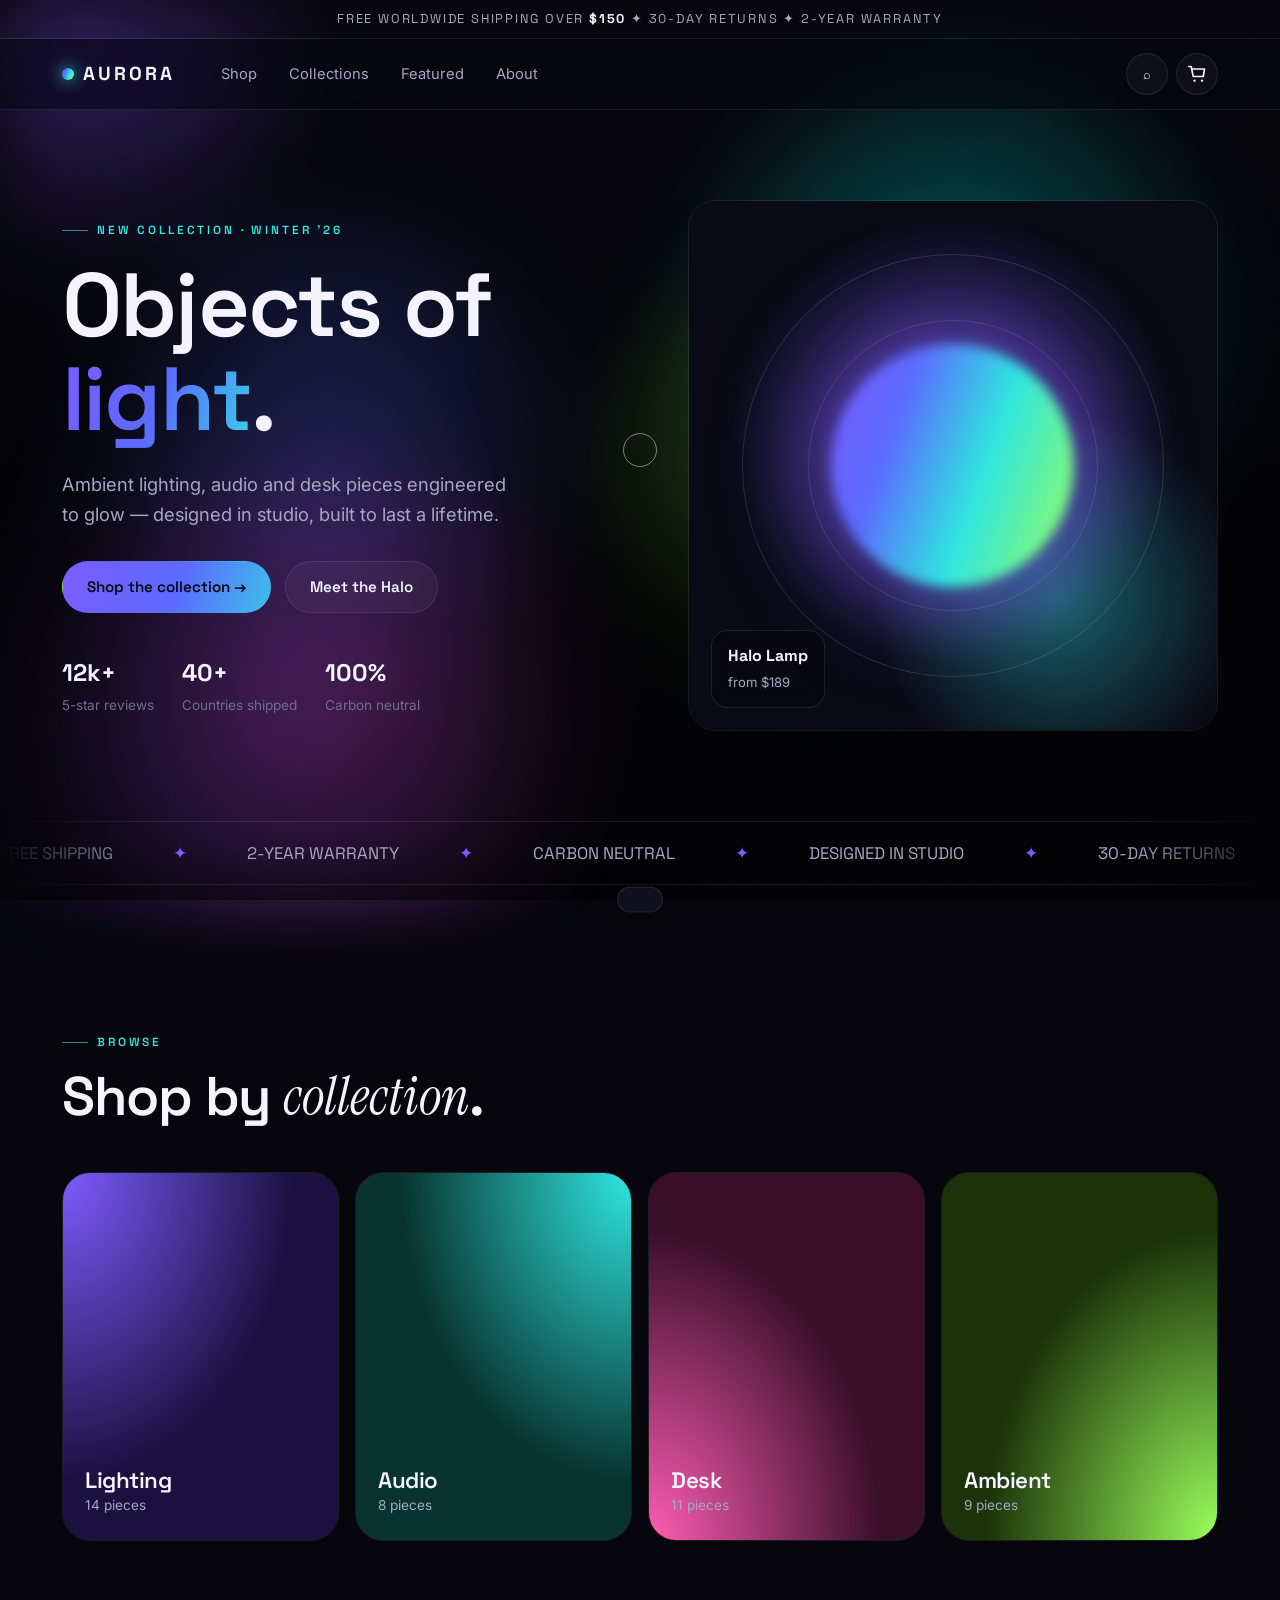
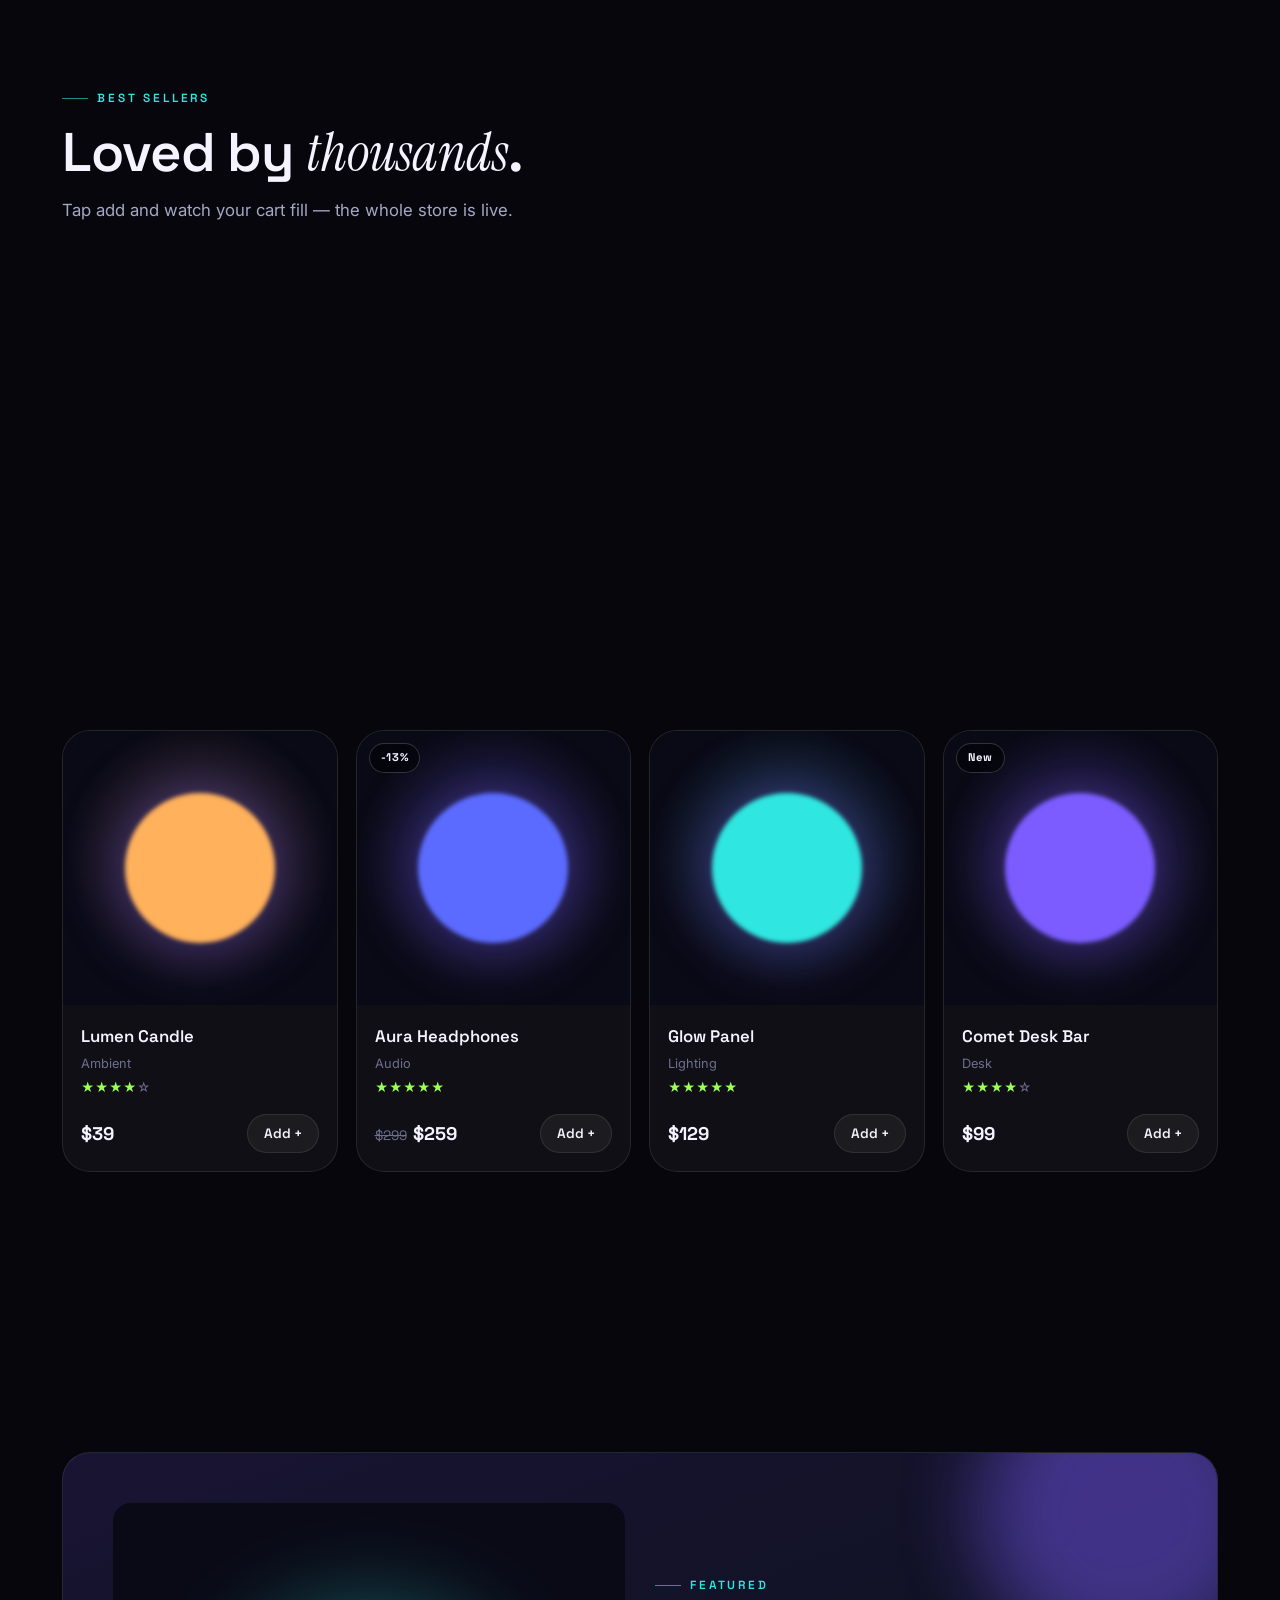
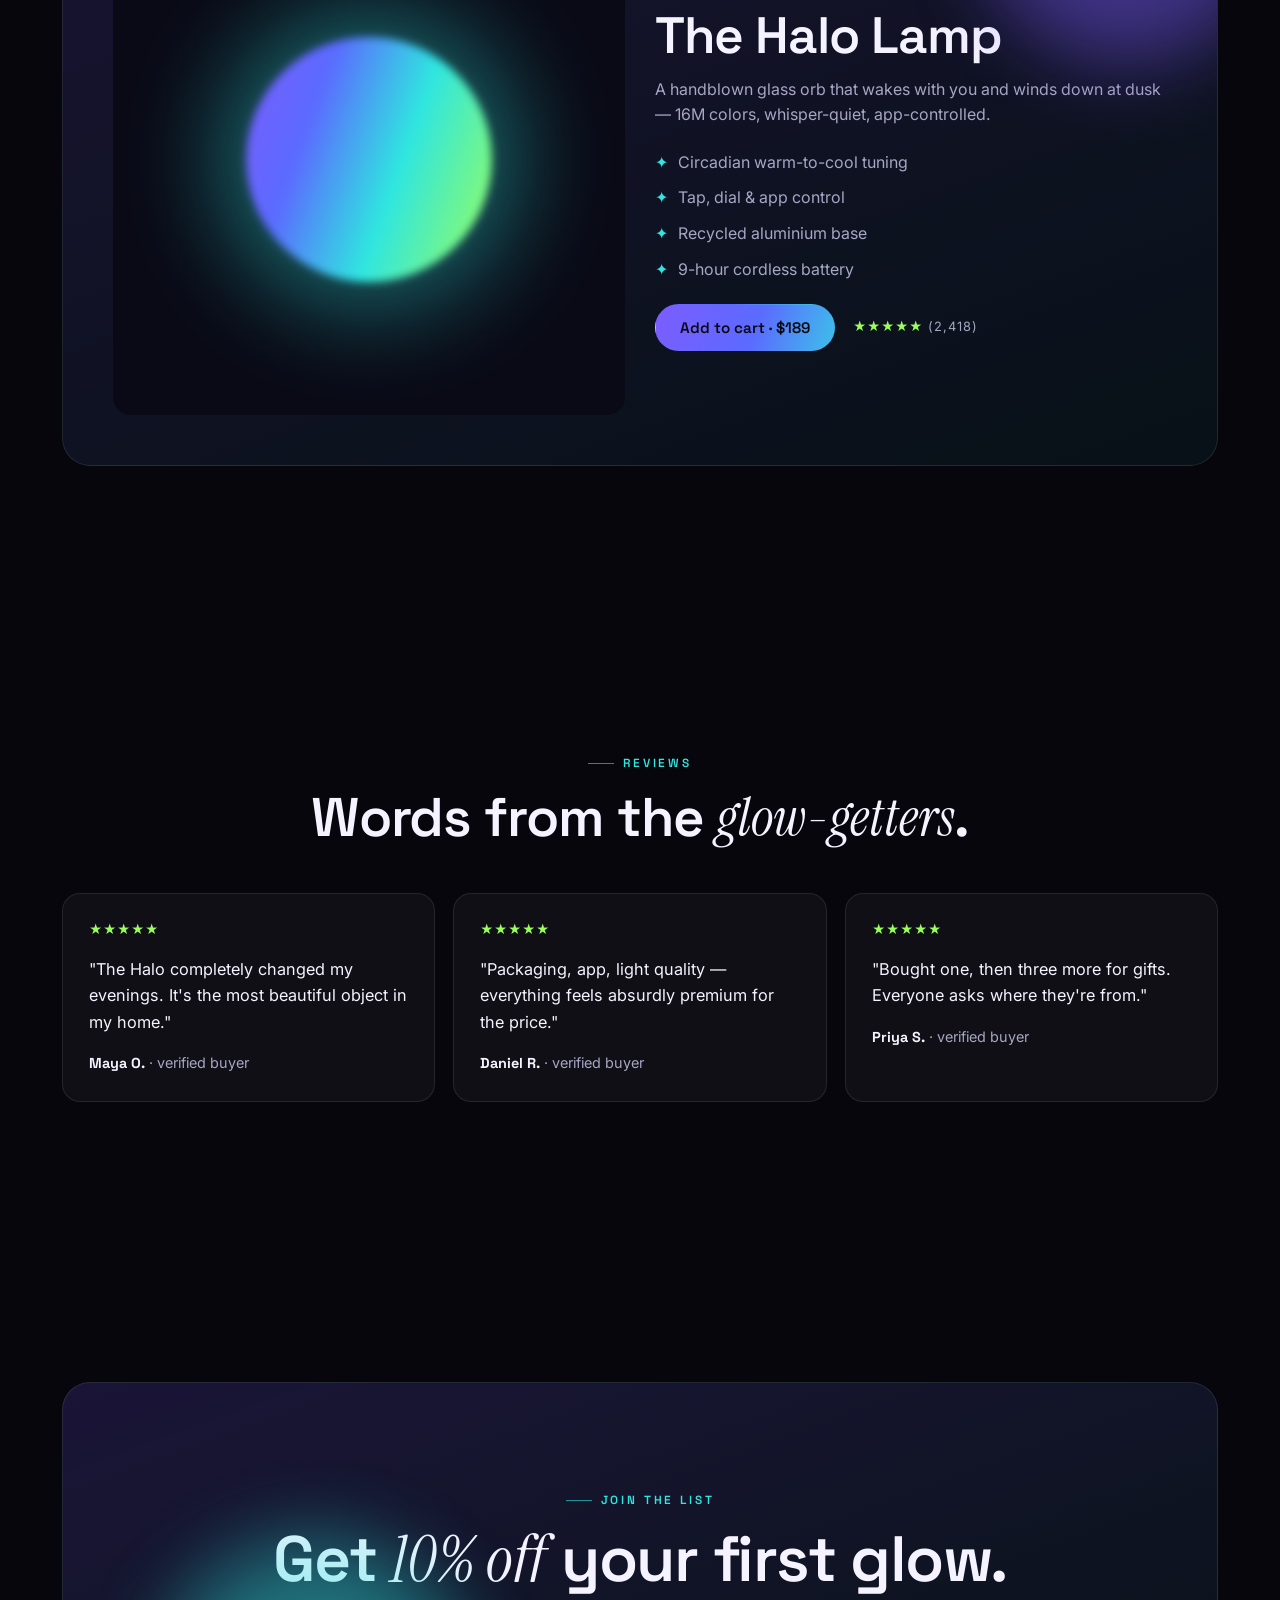
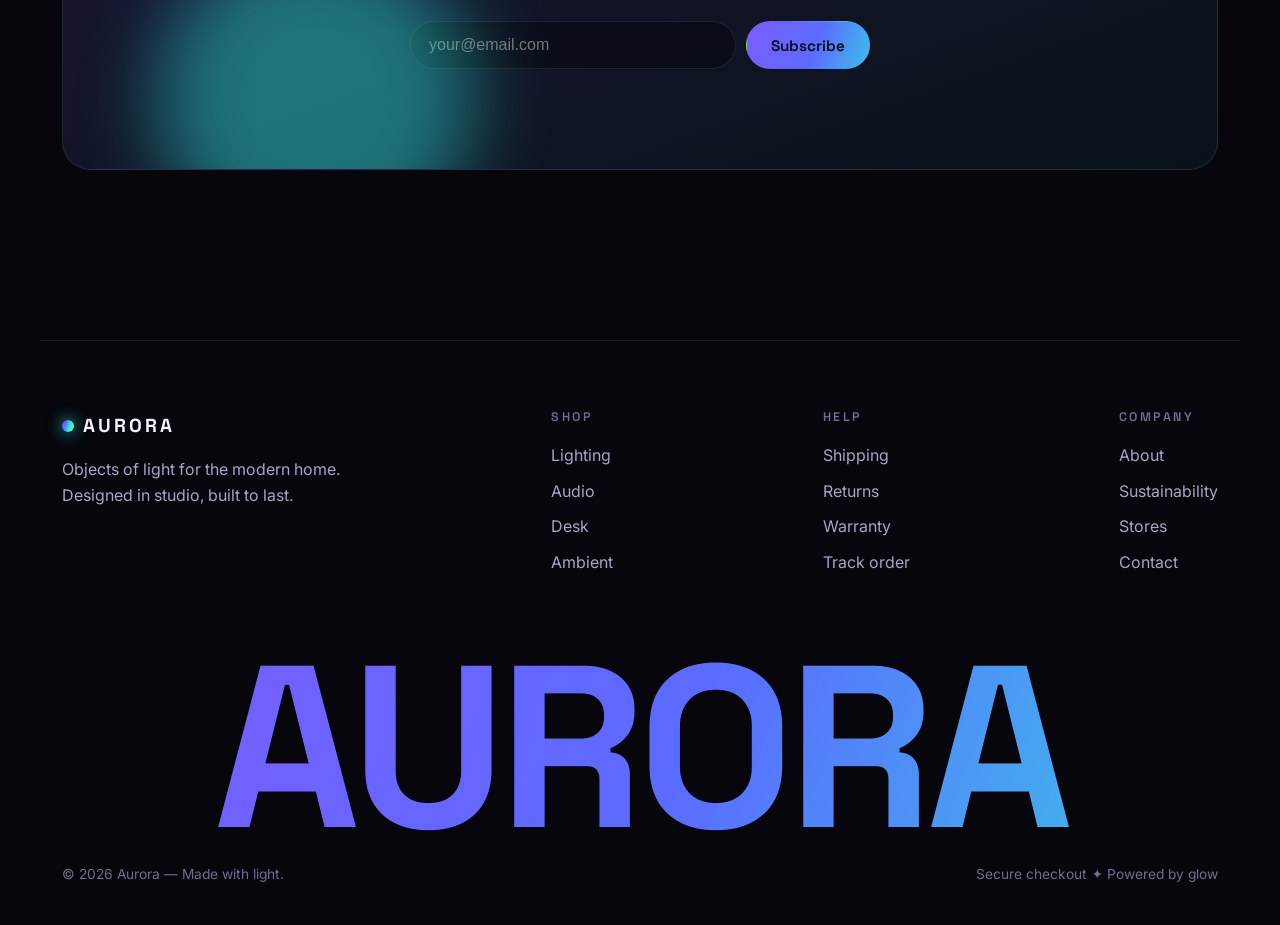
<file: aurora/index.html>
<!DOCTYPE html>
<html lang="en">
<head>
<meta charset="utf-8">
<meta name="viewport" content="width=device-width, initial-scale=1, viewport-fit=cover">
<title>AURORA — Objects of Light</title>
<meta name="description" content="Aurora designs luminous objects for the home — ambient lighting, audio and desk pieces that glow.">
<link rel="preconnect" href="https://fonts.googleapis.com">
<link rel="preconnect" href="https://fonts.gstatic.com" crossorigin>
<link href="https://fonts.googleapis.com/css2?family=Space+Grotesk:wght@400;500;600;700&family=Inter:wght@400;500;600&family=Instrument+Serif:ital@0;1&display=swap" rel="stylesheet">
<style>
:root{
  --bg:#06060c; --surface:rgba(255,255,255,.04); --border:rgba(255,255,255,.09);
  --ink:#f4f3ff; --soft:#a7a6c4; --faint:#6f6e8f;
  --violet:#7c5cff; --indigo:#5b6bff; --cyan:#2fe6e0; --pink:#ff5db1; --lime:#9bff5b;
  --grad:linear-gradient(110deg,#7c5cff 0%,#5b6bff 28%,#2fe6e0 60%,#9bff5b 100%);
  --maxw:1200px; --ease:cubic-bezier(.2,.7,.2,1); --r:18px; --r-lg:28px;
}
*,*::before,*::after{box-sizing:border-box}
html{scroll-behavior:smooth}
body{margin:0;background:var(--bg);color:var(--ink);font-family:Inter,system-ui,sans-serif;line-height:1.6;overflow-x:hidden;-webkit-font-smoothing:antialiased}
body.lock{overflow:hidden}
h1,h2,h3,h4{font-family:"Space Grotesk",sans-serif;font-weight:600;line-height:1.05;letter-spacing:-.02em;margin:0}
.serif{font-family:"Instrument Serif",serif;font-weight:400;font-style:italic;letter-spacing:0}
a{color:inherit;text-decoration:none}::selection{background:var(--violet);color:#fff}

#aurora{position:fixed;inset:0;z-index:-2;width:100%;height:100%;filter:blur(40px) saturate(135%);opacity:.8}
.grain{position:fixed;inset:0;z-index:-1;pointer-events:none;opacity:.05;mix-blend-mode:overlay;
  background-image:url("data:image/svg+xml,%3Csvg xmlns='http://www.w3.org/2000/svg' width='120' height='120'%3E%3Cfilter id='n'%3E%3CfeTurbulence type='fractalNoise' baseFrequency='.9' numOctaves='2'/%3E%3C/filter%3E%3Crect width='100%25' height='100%25' filter='url(%23n)'/%3E%3C/svg%3E")}
.vignette{position:fixed;inset:0;z-index:-1;pointer-events:none;background:radial-gradient(120% 80% at 50% -10%,transparent 40%,rgba(0,0,0,.55) 100%)}
.progress{position:fixed;top:0;left:0;height:2px;width:0;z-index:100;background:var(--grad);box-shadow:0 0 14px var(--violet)}
.cursor{position:fixed;top:0;left:0;width:34px;height:34px;border-radius:50%;border:1px solid rgba(255,255,255,.5);transform:translate(-50%,-50%);pointer-events:none;z-index:99;transition:width .25s,height .25s,background .25s;mix-blend-mode:difference}
.cursor.big{width:76px;height:76px;background:rgba(255,255,255,.9);border-color:transparent}
@media (hover:none){.cursor{display:none}}

/* announcement */
.announce{text-align:center;font-size:.8rem;letter-spacing:.14em;text-transform:uppercase;color:var(--soft);padding:9px 16px;border-bottom:1px solid var(--border);font-family:"Space Grotesk"}
.announce b{color:var(--ink)}

/* nav */
.nav{position:sticky;top:0;z-index:90;backdrop-filter:blur(16px) saturate(140%);-webkit-backdrop-filter:blur(16px) saturate(140%);background:rgba(8,8,16,.62);border-bottom:1px solid var(--border)}
.nav__in{max-width:var(--maxw);margin-inline:auto;display:flex;align-items:center;gap:18px;padding:14px 22px}
.brand{font-family:"Space Grotesk";font-weight:700;font-size:1.18rem;letter-spacing:.16em;display:flex;align-items:center;gap:9px}
.brand .dot{width:12px;height:12px;border-radius:50%;background:var(--grad);box-shadow:0 0 16px var(--cyan)}
.nav__links{display:flex;gap:4px;margin-left:14px}
.nav__links a{padding:8px 14px;border-radius:40px;color:var(--soft);font-size:.92rem;transition:.2s}
.nav__links a:hover{color:var(--ink);background:var(--surface)}
.nav__actions{margin-left:auto;display:flex;align-items:center;gap:8px}
.iconbtn{width:42px;height:42px;display:grid;place-items:center;border-radius:50%;border:1px solid var(--border);background:var(--surface);color:var(--ink);cursor:pointer;position:relative;transition:.2s}
.iconbtn:hover{background:rgba(255,255,255,.1);border-color:rgba(124,92,255,.5)}
.cartbadge{position:absolute;top:-4px;right:-4px;min-width:20px;height:20px;padding:0 5px;border-radius:20px;background:var(--grad);color:#0a0a14;font-size:.7rem;font-weight:700;font-family:"Space Grotesk";display:grid;place-items:center;transform:scale(0);transition:transform .3s var(--ease)}
.cartbadge.show{transform:scale(1)}
@media(max-width:780px){.nav__links{display:none}}

.btn{display:inline-flex;align-items:center;justify-content:center;gap:9px;padding:13px 24px;border-radius:40px;font-weight:600;font-size:.95rem;font-family:"Space Grotesk";cursor:pointer;border:1px solid transparent;transition:transform .25s var(--ease),box-shadow .25s,background .25s;will-change:transform}
.btn--primary{background:var(--grad);color:#0a0a14;background-size:200% 200%}
.btn--primary:hover{box-shadow:0 10px 40px rgba(124,92,255,.5);background-position:100% 50%}
.btn--ghost{background:var(--surface);color:var(--ink);border-color:var(--border)}
.btn--ghost:hover{background:rgba(255,255,255,.09)}
.btn--block{width:100%}

.wrap{max-width:var(--maxw);margin-inline:auto;padding-inline:22px}
.eyebrow{display:inline-flex;align-items:center;gap:9px;font-family:"Space Grotesk";font-size:.74rem;font-weight:600;letter-spacing:.24em;text-transform:uppercase;color:var(--cyan)}
.eyebrow::before{content:"";width:26px;height:1px;background:var(--cyan);opacity:.6}
.pad{padding-block:clamp(70px,11vw,140px)}
.shead{max-width:760px;margin-bottom:46px}
.shead h2{font-size:clamp(2rem,5vw,3.4rem);margin-top:16px}
.shead p{color:var(--soft);margin-top:16px;font-size:1.05rem}
.reveal{opacity:0;transform:translateY(36px);transition:opacity .9s var(--ease),transform .9s var(--ease)}
.reveal.in{opacity:1;transform:none}

/* hero */
.hero{display:grid;grid-template-columns:1.05fr .95fr;gap:40px;align-items:center;padding-block:clamp(50px,8vw,90px)}
.hero h1{font-size:clamp(2.8rem,7vw,5.8rem)}
.hero h1 .g{background:var(--grad);-webkit-background-clip:text;background-clip:text;color:transparent;background-size:200% auto;animation:flow 8s linear infinite}
@keyframes flow{to{background-position:200% center}}
.hero p{color:var(--soft);font-size:1.15rem;max-width:460px;margin:24px 0 32px}
.hero__cta{display:flex;gap:14px;flex-wrap:wrap}
.hero__stats{display:flex;gap:28px;margin-top:40px;flex-wrap:wrap}
.hero__stats div b{font-family:"Space Grotesk";font-size:1.5rem;display:block}
.hero__stats div span{color:var(--faint);font-size:.85rem}
.hero__visual{position:relative;aspect-ratio:1;border-radius:var(--r-lg);overflow:hidden;border:1px solid var(--border);display:grid;place-items:center}
.hero__visual .scene{position:absolute;inset:0;background:radial-gradient(60% 60% at 50% 45%,rgba(124,92,255,.55),transparent 70%),radial-gradient(50% 50% at 70% 75%,rgba(47,230,224,.4),transparent 70%),#0a0a16}
.hero__visual .ring{position:absolute;border-radius:50%;border:1px solid rgba(255,255,255,.12)}
.hero__visual .glow{width:46%;aspect-ratio:1;border-radius:50%;background:var(--grad);filter:blur(6px);box-shadow:0 0 90px 20px rgba(124,92,255,.5);animation:float 6s ease-in-out infinite}
@keyframes float{50%{transform:translateY(-16px)}}
.floattag{position:absolute;bottom:22px;left:22px;padding:12px 16px;border-radius:16px;background:rgba(8,8,16,.6);backdrop-filter:blur(10px);border:1px solid var(--border)}
.floattag b{font-family:"Space Grotesk";display:block}.floattag span{color:var(--soft);font-size:.82rem}
@media(max-width:860px){.hero{grid-template-columns:1fr;gap:30px}.hero__visual{order:-1}}

/* marquee */
.marquee{border-block:1px solid var(--border);padding:18px 0;overflow:hidden;-webkit-mask-image:linear-gradient(90deg,transparent,#000 12%,#000 88%,transparent);mask-image:linear-gradient(90deg,transparent,#000 12%,#000 88%,transparent)}
.marquee__row{display:flex;gap:60px;width:max-content;animation:slide 26s linear infinite}
.marquee__row span{font-family:"Space Grotesk";font-size:1.05rem;color:var(--soft);display:flex;align-items:center;gap:60px;white-space:nowrap}
.marquee__row span::after{content:"✦";color:var(--violet)}
@keyframes slide{to{transform:translateX(-50%)}}

/* collections */
.cols{display:grid;grid-template-columns:repeat(4,1fr);gap:16px}
.col{position:relative;aspect-ratio:3/4;border-radius:var(--r-lg);overflow:hidden;border:1px solid var(--border);display:flex;align-items:flex-end;padding:22px;transition:transform .5s var(--ease)}
.col:hover{transform:translateY(-6px)}
.col__bg{position:absolute;inset:0;z-index:-1;transition:transform .8s var(--ease)}.col:hover .col__bg{transform:scale(1.08)}
.col h3{font-size:1.4rem}.col span{color:var(--soft);font-size:.85rem}
@media(max-width:860px){.cols{grid-template-columns:repeat(2,1fr)}}

/* products */
.grid{display:grid;grid-template-columns:repeat(4,1fr);gap:18px}
@media(max-width:980px){.grid{grid-template-columns:repeat(3,1fr)}}
@media(max-width:720px){.grid{grid-template-columns:repeat(2,1fr)}}
.prod{border:1px solid var(--border);border-radius:var(--r-lg);overflow:hidden;background:var(--surface);display:flex;flex-direction:column;transition:transform .4s var(--ease),border-color .4s}
.prod:hover{transform:translateY(-6px);border-color:rgba(124,92,255,.45)}
.prod__img{position:relative;aspect-ratio:1;overflow:hidden}
.prod__img .blob{position:absolute;inset:0;display:grid;place-items:center}
.prod__img .blob i{width:55%;aspect-ratio:1;border-radius:50%;filter:blur(2px);box-shadow:0 0 60px 8px rgba(124,92,255,.4);transition:transform .5s var(--ease)}
.prod:hover .prod__img .blob i{transform:scale(1.1)}
.prod__chip{position:absolute;top:12px;left:12px;padding:5px 11px;border-radius:30px;font-size:.7rem;font-weight:700;font-family:"Space Grotesk";letter-spacing:.06em;background:rgba(0,0,0,.45);backdrop-filter:blur(8px);border:1px solid rgba(255,255,255,.18)}
.prod__body{padding:18px;display:flex;flex-direction:column;gap:4px;flex:1}
.prod__name{font-family:"Space Grotesk";font-weight:600;font-size:1.05rem}
.prod__cat{color:var(--faint);font-size:.8rem}
.prod__row{display:flex;align-items:center;justify-content:space-between;margin-top:12px}
.prod__price{font-family:"Space Grotesk";font-weight:700;font-size:1.15rem}
.prod__price s{color:var(--faint);font-weight:400;font-size:.85rem;margin-right:6px}
.add{padding:10px 16px;border-radius:30px;border:1px solid var(--border);background:rgba(255,255,255,.05);color:var(--ink);font-family:"Space Grotesk";font-weight:600;font-size:.85rem;cursor:pointer;transition:.2s}
.add:hover{background:var(--grad);color:#0a0a14;border-color:transparent}
.stars{color:var(--lime);font-size:.8rem;letter-spacing:1px}

/* featured */
.feat{display:grid;grid-template-columns:1fr 1fr;gap:30px;align-items:center;border:1px solid var(--border);border-radius:var(--r-lg);padding:clamp(24px,4vw,50px);background:linear-gradient(160deg,rgba(124,92,255,.16),rgba(47,230,224,.05));position:relative;overflow:hidden}
.feat__img{aspect-ratio:1;border-radius:var(--r);position:relative;overflow:hidden;display:grid;place-items:center;background:#0a0a16}
.feat__img .glow{width:48%;aspect-ratio:1;border-radius:50%;background:var(--grad);filter:blur(4px);box-shadow:0 0 100px 24px rgba(47,230,224,.45);animation:float 6s ease-in-out infinite}
.feat ul{list-style:none;padding:0;margin:22px 0;display:flex;flex-direction:column;gap:10px}
.feat li{display:flex;gap:10px;color:var(--soft)}.feat li::before{content:"✦";color:var(--cyan)}
@media(max-width:780px){.feat{grid-template-columns:1fr}}

/* reviews */
.revs{display:grid;grid-template-columns:repeat(3,1fr);gap:18px}
.rev{border:1px solid var(--border);border-radius:var(--r);padding:26px;background:var(--surface)}
.rev p{font-size:1.02rem}.rev .who{margin-top:16px;color:var(--soft);font-size:.9rem}.rev .who b{color:var(--ink);font-family:"Space Grotesk"}
@media(max-width:860px){.revs{grid-template-columns:1fr}}

/* newsletter */
.news{text-align:center;border:1px solid var(--border);border-radius:var(--r-lg);padding:clamp(50px,8vw,100px) 24px;background:linear-gradient(160deg,rgba(124,92,255,.18),rgba(47,230,224,.06));position:relative;overflow:hidden}
.news h2{font-size:clamp(2rem,5.5vw,4rem)}
.news form{display:flex;gap:10px;max-width:460px;margin:28px auto 0;flex-wrap:wrap}
.news input{flex:1 1 220px;min-width:0;padding:14px 18px;border-radius:40px;border:1px solid var(--border);background:rgba(0,0,0,.3);color:var(--ink);font-size:1rem}
.news input:focus{outline:none;border-color:var(--violet)}

/* orbs */
.orb{position:absolute;border-radius:50%;filter:blur(40px);opacity:.45;pointer-events:none}

/* cart drawer */
.scrim{position:fixed;inset:0;background:rgba(4,4,10,.6);backdrop-filter:blur(3px);opacity:0;visibility:hidden;transition:.35s;z-index:95}
.scrim.show{opacity:1;visibility:visible}
.cart{position:fixed;top:0;right:0;bottom:0;width:min(420px,92vw);z-index:96;background:#0a0a16;border-left:1px solid var(--border);transform:translateX(100%);transition:transform .4s var(--ease);display:flex;flex-direction:column}
.cart.show{transform:none}
.cart__head{display:flex;align-items:center;justify-content:space-between;padding:22px;border-bottom:1px solid var(--border)}
.cart__head h3{font-size:1.3rem}
.cart__items{flex:1;overflow-y:auto;padding:10px 22px}
.citem{display:flex;gap:14px;padding:16px 0;border-bottom:1px solid var(--border)}
.citem__img{width:64px;height:64px;border-radius:12px;flex:0 0 auto;display:grid;place-items:center;background:#10101e}
.citem__img i{width:60%;aspect-ratio:1;border-radius:50%;box-shadow:0 0 24px 4px rgba(124,92,255,.4)}
.citem__main{flex:1;min-width:0}
.citem__name{font-family:"Space Grotesk";font-weight:600;font-size:.95rem}
.citem__price{color:var(--soft);font-size:.85rem}
.qty{display:inline-flex;align-items:center;gap:10px;margin-top:8px;border:1px solid var(--border);border-radius:30px;padding:3px 6px}
.qty button{width:24px;height:24px;border-radius:50%;border:0;background:var(--surface);color:var(--ink);cursor:pointer;font-size:1rem;line-height:1}
.qty span{font-family:"Space Grotesk";min-width:18px;text-align:center}
.citem__rm{background:none;border:0;color:var(--faint);cursor:pointer;font-size:.78rem;align-self:flex-start;margin-left:auto}
.citem__rm:hover{color:var(--pink)}
.cart__empty{text-align:center;color:var(--faint);padding:60px 20px}
.cart__foot{padding:22px;border-top:1px solid var(--border)}
.cart__sub{display:flex;justify-content:space-between;font-family:"Space Grotesk";font-size:1.15rem;margin-bottom:6px}
.cart__note{color:var(--faint);font-size:.82rem;margin-bottom:16px}

/* toast */
.toast{position:fixed;bottom:24px;left:50%;transform:translate(-50%,140%);z-index:97;background:#10101e;border:1px solid var(--border);border-radius:40px;padding:12px 22px;font-family:"Space Grotesk";font-size:.9rem;transition:transform .4s var(--ease);box-shadow:0 10px 40px rgba(0,0,0,.5)}
.toast.show{transform:translate(-50%,0)}
.toast b{color:var(--cyan)}

/* footer */
footer{border-top:1px solid var(--border);padding-top:70px;margin-top:30px}
.fgrid{display:flex;justify-content:space-between;gap:40px;flex-wrap:wrap;margin-bottom:50px}
.fcol h4{font-size:.78rem;letter-spacing:.2em;text-transform:uppercase;color:var(--faint);margin-bottom:14px;font-family:"Space Grotesk"}
.fcol a{display:block;color:var(--soft);padding:5px 0;transition:.2s}.fcol a:hover{color:var(--cyan)}
.wordmark{font-family:"Space Grotesk";font-weight:700;font-size:clamp(3.4rem,18vw,15rem);line-height:.8;letter-spacing:-.03em;background:var(--grad);-webkit-background-clip:text;background-clip:text;color:transparent;background-size:200% auto;animation:flow 10s linear infinite;text-align:center;padding-block:24px}
.fbot{display:flex;justify-content:space-between;gap:18px;flex-wrap:wrap;color:var(--faint);font-size:.86rem;padding-bottom:40px}
@media(prefers-reduced-motion:reduce){*{animation:none!important;transition:none!important}}
</style>
</head>
<body>
<canvas id="aurora"></canvas><div class="grain"></div><div class="vignette"></div>
<div class="progress" id="prog"></div><div class="cursor" id="cur"></div>

<div class="announce">Free worldwide shipping over <b>$150</b> ✦ 30-day returns ✦ 2-year warranty</div>

<nav class="nav"><div class="nav__in">
  <div class="brand"><span class="dot"></span>AURORA</div>
  <div class="nav__links"><a href="#shop">Shop</a><a href="#collections">Collections</a><a href="#featured">Featured</a><a href="#about">About</a></div>
  <div class="nav__actions">
    <button class="iconbtn" aria-label="Search">⌕</button>
    <button class="iconbtn" id="cartBtn" aria-label="Cart">
      <svg width="20" height="20" viewBox="0 0 24 24" fill="none"><path d="M6 6h15l-1.5 9h-12L5 3H2" stroke="currentColor" stroke-width="2" stroke-linecap="round" stroke-linejoin="round"/><circle cx="9" cy="20" r="1.4" fill="currentColor"/><circle cx="18" cy="20" r="1.4" fill="currentColor"/></svg>
      <span class="cartbadge" id="badge">0</span>
    </button>
  </div>
</div></nav>

<!-- HERO -->
<header class="hero wrap">
  <div class="reveal">
    <span class="eyebrow">New collection · Winter ’26</span>
    <h1 style="margin-top:18px">Objects of <span class="g">light</span>.</h1>
    <p>Ambient lighting, audio and desk pieces engineered to glow — designed in studio, built to last a lifetime.</p>
    <div class="hero__cta">
      <a href="#shop" class="btn btn--primary" data-magnet>Shop the collection →</a>
      <a href="#featured" class="btn btn--ghost" data-magnet>Meet the Halo</a>
    </div>
    <div class="hero__stats">
      <div><b>12k+</b><span>5-star reviews</span></div>
      <div><b>40+</b><span>Countries shipped</span></div>
      <div><b>100%</b><span>Carbon neutral</span></div>
    </div>
  </div>
  <div class="hero__visual reveal">
    <div class="scene"></div>
    <div class="ring" style="width:80%;height:80%"></div><div class="ring" style="width:55%;height:55%"></div>
    <div class="glow"></div>
    <div class="floattag"><b>Halo Lamp</b><span>from $189</span></div>
  </div>
</header>

<div class="marquee" aria-hidden="true"><div class="marquee__row">
  <span>FREE SHIPPING</span><span>2-YEAR WARRANTY</span><span>CARBON NEUTRAL</span><span>DESIGNED IN STUDIO</span><span>30-DAY RETURNS</span>
  <span>FREE SHIPPING</span><span>2-YEAR WARRANTY</span><span>CARBON NEUTRAL</span><span>DESIGNED IN STUDIO</span><span>30-DAY RETURNS</span>
</div></div>

<!-- COLLECTIONS -->
<section id="collections" class="pad wrap">
  <div class="shead reveal"><span class="eyebrow">Browse</span><h2>Shop by <span class="serif">collection</span>.</h2></div>
  <div class="cols">
    <a class="col reveal" href="#shop"><div class="col__bg" style="background:radial-gradient(120% 120% at 0% 0%,#7c5cff,#1a1140 70%)"></div><div><h3>Lighting</h3><span>14 pieces</span></div></a>
    <a class="col reveal" href="#shop"><div class="col__bg" style="background:radial-gradient(120% 120% at 100% 0%,#2fe6e0,#08332f 70%)"></div><div><h3>Audio</h3><span>8 pieces</span></div></a>
    <a class="col reveal" href="#shop"><div class="col__bg" style="background:radial-gradient(120% 120% at 0% 100%,#ff5db1,#3a0f2a 70%)"></div><div><h3>Desk</h3><span>11 pieces</span></div></a>
    <a class="col reveal" href="#shop"><div class="col__bg" style="background:radial-gradient(120% 120% at 100% 100%,#9bff5b,#1c3309 70%)"></div><div><h3>Ambient</h3><span>9 pieces</span></div></a>
  </div>
</section>

<!-- SHOP GRID -->
<section id="shop" class="pad wrap" style="padding-top:0">
  <div class="shead reveal"><span class="eyebrow">Best sellers</span><h2>Loved by <span class="serif">thousands</span>.</h2><p>Tap add and watch your cart fill — the whole store is live.</p></div>
  <div class="grid" id="grid"></div>
</section>

<!-- FEATURED -->
<section id="featured" class="pad wrap">
  <div class="feat reveal">
    <div class="orb" style="width:300px;height:300px;background:var(--violet);top:-90px;right:-60px"></div>
    <div class="feat__img"><div class="glow"></div></div>
    <div>
      <span class="eyebrow">Featured</span>
      <h2 style="font-size:clamp(2rem,4.5vw,3.2rem);margin-top:14px">The Halo Lamp</h2>
      <p style="color:var(--soft);margin-top:14px">A handblown glass orb that wakes with you and winds down at dusk — 16M colors, whisper-quiet, app-controlled.</p>
      <ul>
        <li>Circadian warm-to-cool tuning</li>
        <li>Tap, dial & app control</li>
        <li>Recycled aluminium base</li>
        <li>9-hour cordless battery</li>
      </ul>
      <div style="display:flex;align-items:center;gap:18px;flex-wrap:wrap">
        <button class="btn btn--primary" data-magnet data-add="halo">Add to cart · $189</button>
        <span class="stars">★★★★★ <span style="color:var(--soft)">(2,418)</span></span>
      </div>
    </div>
  </div>
</section>

<!-- REVIEWS -->
<section id="about" class="pad wrap">
  <div class="shead reveal" style="text-align:center;margin-inline:auto"><span class="eyebrow" style="justify-content:center">Reviews</span><h2>Words from the <span class="serif">glow-getters</span>.</h2></div>
  <div class="revs">
    <div class="rev reveal"><div class="stars">★★★★★</div><p>"The Halo completely changed my evenings. It's the most beautiful object in my home."</p><div class="who"><b>Maya O.</b> · verified buyer</div></div>
    <div class="rev reveal"><div class="stars">★★★★★</div><p>"Packaging, app, light quality — everything feels absurdly premium for the price."</p><div class="who"><b>Daniel R.</b> · verified buyer</div></div>
    <div class="rev reveal"><div class="stars">★★★★★</div><p>"Bought one, then three more for gifts. Everyone asks where they're from."</p><div class="who"><b>Priya S.</b> · verified buyer</div></div>
  </div>
</section>

<!-- NEWSLETTER -->
<section class="pad wrap">
  <div class="news reveal">
    <div class="orb" style="width:320px;height:320px;background:var(--cyan);bottom:-90px;left:8%"></div>
    <span class="eyebrow" style="justify-content:center">Join the list</span>
    <h2 style="margin-top:16px">Get <span class="serif">10% off</span> your first glow.</h2>
    <form onsubmit="this.reset();aurToast('Welcome to the list ✦');return false">
      <input type="email" placeholder="your@email.com" required>
      <button class="btn btn--primary" data-magnet type="submit">Subscribe</button>
    </form>
  </div>
</section>

<footer class="wrap">
  <div class="fgrid">
    <div class="fcol" style="max-width:280px"><div class="brand" style="margin-bottom:14px"><span class="dot"></span>AURORA</div><p style="color:var(--soft)">Objects of light for the modern home. Designed in studio, built to last.</p></div>
    <div class="fcol"><h4>Shop</h4><a href="#shop">Lighting</a><a href="#shop">Audio</a><a href="#shop">Desk</a><a href="#shop">Ambient</a></div>
    <div class="fcol"><h4>Help</h4><a href="#">Shipping</a><a href="#">Returns</a><a href="#">Warranty</a><a href="#">Track order</a></div>
    <div class="fcol"><h4>Company</h4><a href="#">About</a><a href="#">Sustainability</a><a href="#">Stores</a><a href="mailto:hello@aurora.shop">Contact</a></div>
  </div>
  <div class="wordmark">AURORA</div>
  <div class="fbot"><span>© 2026 Aurora — Made with light.</span><span>Secure checkout ✦ Powered by glow</span></div>
</footer>

<!-- cart -->
<div class="scrim" id="scrim"></div>
<aside class="cart" id="cart" aria-label="Cart">
  <div class="cart__head"><h3>Your cart</h3><button class="iconbtn" id="cartClose" aria-label="Close">✕</button></div>
  <div class="cart__items" id="cartItems"></div>
  <div class="cart__foot">
    <div class="cart__sub"><span>Subtotal</span><span id="subtotal">$0</span></div>
    <div class="cart__note">Shipping & taxes calculated at checkout.</div>
    <button class="btn btn--primary btn--block" data-magnet onclick="aurToast('Demo checkout ✦ — this is a concept store')">Checkout →</button>
  </div>
</aside>
<div class="toast" id="toast"></div>

<script>
/* ---------- product data ---------- */
var PRODUCTS=[
  {id:'halo',name:'Halo Lamp',cat:'Lighting',price:189,old:229,c:'#7c5cff',chip:'Best seller',r:5},
  {id:'nebula',name:'Nebula Speaker',cat:'Audio',price:149,c:'#2fe6e0',chip:null,r:5},
  {id:'prism',name:'Prism Diffuser',cat:'Ambient',price:79,c:'#ff5db1',chip:'New',r:4},
  {id:'orbit',name:'Orbit Charger',cat:'Desk',price:59,c:'#9bff5b',chip:null,r:5},
  {id:'lumen',name:'Lumen Candle',cat:'Ambient',price:39,c:'#ffb15b',chip:null,r:4},
  {id:'aura',name:'Aura Headphones',cat:'Audio',price:259,old:299,c:'#5b6bff',chip:'-13%',r:5},
  {id:'glow',name:'Glow Panel',cat:'Lighting',price:129,c:'#2fe6e0',chip:null,r:5},
  {id:'comet',name:'Comet Desk Bar',cat:'Desk',price:99,c:'#7c5cff',chip:'New',r:4}
];
var fmt=function(n){return '$'+n.toLocaleString()};
var byId=function(id){for(var p of PRODUCTS)if(p.id===id)return p;};

/* ---------- render grid ---------- */
var grid=document.getElementById('grid');
grid.innerHTML=PRODUCTS.map(function(p){
  return '<article class="prod reveal">'+
    '<div class="prod__img"><div class="blob" style="background:radial-gradient(70% 70% at 50% 45%,'+p.c+'33,transparent 70%),#0a0a16"><i style="background:'+p.c+'"></i></div>'+
    (p.chip?'<span class="prod__chip">'+p.chip+'</span>':'')+'</div>'+
    '<div class="prod__body"><div class="prod__name">'+p.name+'</div><div class="prod__cat">'+p.cat+'</div>'+
    '<div class="stars">'+'★'.repeat(p.r)+'<span style="color:var(--faint)">'+'☆'.repeat(5-p.r)+'</span></div>'+
    '<div class="prod__row"><div class="prod__price">'+(p.old?'<s>'+fmt(p.old)+'</s>':'')+fmt(p.price)+'</div>'+
    '<button class="add" data-add="'+p.id+'">Add +</button></div></div></article>';
}).join('');

/* ---------- cart state ---------- */
var cart={};
var els={badge:document.getElementById('badge'),items:document.getElementById('cartItems'),sub:document.getElementById('subtotal'),
  cart:document.getElementById('cart'),scrim:document.getElementById('scrim')};
function count(){var n=0;for(var k in cart)n+=cart[k];return n;}
function total(){var t=0;for(var k in cart)t+=byId(k).price*cart[k];return t;}
function renderCart(){
  var n=count();els.badge.textContent=n;els.badge.classList.toggle('show',n>0);
  els.sub.textContent=fmt(total());
  var keys=Object.keys(cart);
  if(!keys.length){els.items.innerHTML='<div class="cart__empty">Your cart is empty.<br>Add some light ✦</div>';return;}
  els.items.innerHTML=keys.map(function(k){var p=byId(k);
    return '<div class="citem"><div class="citem__img"><i style="background:'+p.c+'"></i></div>'+
      '<div class="citem__main"><div class="citem__name">'+p.name+'</div><div class="citem__price">'+fmt(p.price)+'</div>'+
      '<div class="qty"><button data-dec="'+k+'">−</button><span>'+cart[k]+'</span><button data-inc="'+k+'">+</button></div></div>'+
      '<button class="citem__rm" data-rm="'+k+'">Remove</button></div>';
  }).join('');
}
function add(id){cart[id]=(cart[id]||0)+1;renderCart();aurToast('Added <b>'+byId(id).name+'</b>');}
function openCart(){els.cart.classList.add('show');els.scrim.classList.add('show');document.body.classList.add('lock');}
function closeCart(){els.cart.classList.remove('show');els.scrim.classList.remove('show');document.body.classList.remove('lock');}

document.addEventListener('click',function(e){
  var t=e.target.closest('[data-add],[data-inc],[data-dec],[data-rm]');if(!t)return;
  if(t.dataset.add!==undefined){add(t.dataset.add);}
  else if(t.dataset.inc){cart[t.dataset.inc]++;renderCart();}
  else if(t.dataset.dec){if(--cart[t.dataset.dec]<=0)delete cart[t.dataset.dec];renderCart();}
  else if(t.dataset.rm){delete cart[t.dataset.rm];renderCart();}
});
document.getElementById('cartBtn').onclick=openCart;
document.getElementById('cartClose').onclick=closeCart;
els.scrim.onclick=closeCart;
addEventListener('keydown',function(e){if(e.key==='Escape')closeCart();});
renderCart();

/* ---------- toast ---------- */
var toast=document.getElementById('toast'),tt;
window.aurToast=function(msg){toast.innerHTML=msg;toast.classList.add('show');clearTimeout(tt);tt=setTimeout(function(){toast.classList.remove('show');},2200);};

/* ---------- aurora canvas ---------- */
(function(){var c=document.getElementById('aurora'),x=c.getContext('2d'),w,h,DPR=Math.min(devicePixelRatio||1,2);
  var cols=[[124,92,255],[91,107,255],[47,230,224],[255,93,177],[155,255,91]],blobs=[];
  function rs(){w=c.width=innerWidth*DPR;h=c.height=innerHeight*DPR;c.style.width=innerWidth+'px';c.style.height=innerHeight+'px';}rs();addEventListener('resize',rs);
  for(var i=0;i<6;i++){var col=cols[i%cols.length];blobs.push({x:Math.random()*w,y:Math.random()*h,r:(220+Math.random()*260)*DPR,vx:(Math.random()-.5)*.22*DPR,vy:(Math.random()-.5)*.22*DPR,c:col,p:Math.random()*6.28});}
  var reduce=matchMedia('(prefers-reduced-motion:reduce)').matches;
  (function draw(){x.clearRect(0,0,w,h);x.globalCompositeOperation='lighter';
    for(var b of blobs){if(!reduce){b.x+=b.vx;b.y+=b.vy;b.p+=.004;if(b.x<-b.r)b.x=w+b.r;if(b.x>w+b.r)b.x=-b.r;if(b.y<-b.r)b.y=h+b.r;if(b.y>h+b.r)b.y=-b.r;}
      var pr=b.r*(.85+Math.sin(b.p)*.15),g=x.createRadialGradient(b.x,b.y,0,b.x,b.y,pr);
      g.addColorStop(0,'rgba('+b.c[0]+','+b.c[1]+','+b.c[2]+',.5)');g.addColorStop(1,'rgba('+b.c[0]+','+b.c[1]+','+b.c[2]+',0)');
      x.fillStyle=g;x.beginPath();x.arc(b.x,b.y,pr,0,6.28);x.fill();}requestAnimationFrame(draw);})();
})();

/* ---------- progress + reveal ---------- */
var prog=document.getElementById('prog');
addEventListener('scroll',function(){var max=document.documentElement.scrollHeight-innerHeight;prog.style.width=(max>0?scrollY/max*100:0)+'%';},{passive:true});
var io=new IntersectionObserver(function(es){es.forEach(function(e){if(e.isIntersecting){e.target.classList.add('in');io.unobserve(e.target);}});},{threshold:.12});
function obs(){document.querySelectorAll('.reveal:not(.in)').forEach(function(el){io.observe(el);});}obs();

/* ---------- cursor + magnetic ---------- */
var cur=document.getElementById('cur');
if(matchMedia('(hover:hover)').matches){
  var cx=innerWidth/2,cy=innerHeight/2,tx=cx,ty=cy;
  addEventListener('mousemove',function(e){tx=e.clientX;ty=e.clientY;});
  (function loop(){cx+=(tx-cx)*.18;cy+=(ty-cy)*.18;cur.style.transform='translate('+cx+'px,'+cy+'px) translate(-50%,-50%)';requestAnimationFrame(loop);})();
  document.addEventListener('mouseover',function(e){if(e.target.closest('a,button,[data-magnet],.prod,.col'))cur.classList.add('big');});
  document.addEventListener('mouseout',function(e){if(e.target.closest('a,button,[data-magnet],.prod,.col'))cur.classList.remove('big');});
  document.querySelectorAll('[data-magnet]').forEach(function(el){
    el.addEventListener('mousemove',function(e){var r=el.getBoundingClientRect();el.style.transform='translate('+(e.clientX-r.left-r.width/2)*.3+'px,'+(e.clientY-r.top-r.height/2)*.4+'px)';});
    el.addEventListener('mouseleave',function(){el.style.transform='';});
  });
}
</script>
</body>
</html>
</file>
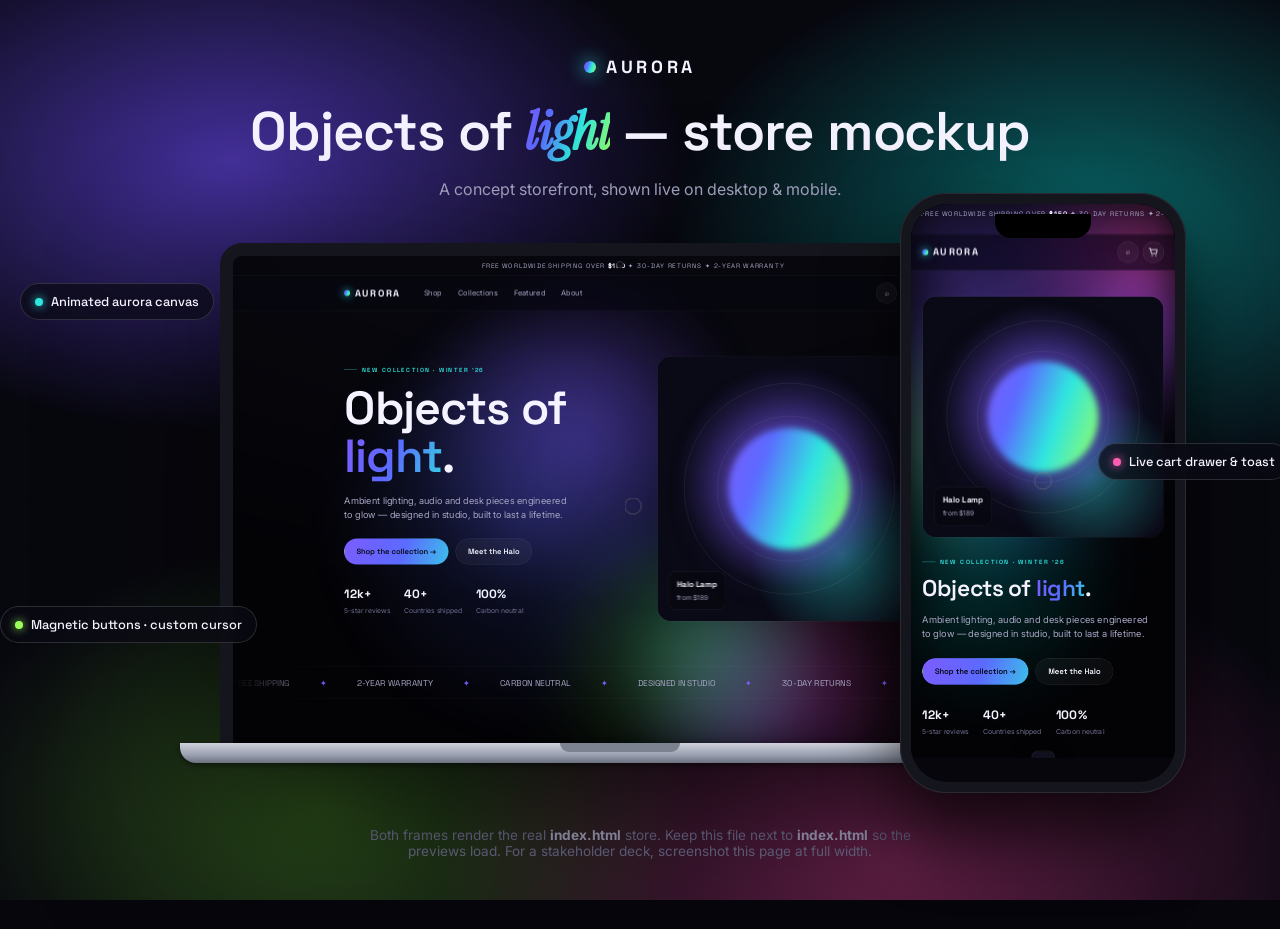
<file: aurora/mockup.html>
<!DOCTYPE html>
<html lang="en">
<head>
<meta charset="utf-8">
<meta name="viewport" content="width=device-width, initial-scale=1">
<title>AURORA — Mockup</title>
<link rel="preconnect" href="https://fonts.googleapis.com">
<link rel="preconnect" href="https://fonts.gstatic.com" crossorigin>
<link href="https://fonts.googleapis.com/css2?family=Space+Grotesk:wght@400;500;600;700&family=Inter:wght@400;500&family=Instrument+Serif:ital@1&display=swap" rel="stylesheet">
<style>
:root{--violet:#7c5cff;--cyan:#2fe6e0;--lime:#9bff5b;--pink:#ff5db1;
  --grad:linear-gradient(110deg,#7c5cff,#5b6bff 28%,#2fe6e0 60%,#9bff5b 100%);--ink:#f4f3ff;--soft:#a7a6c4}
*{box-sizing:border-box}
body{margin:0;min-height:100vh;background:#06060c;color:var(--ink);font-family:Inter,system-ui,sans-serif;overflow-x:hidden;
  display:flex;flex-direction:column;align-items:center;justify-content:center;padding:56px 20px}
/* backdrop */
.bg{position:fixed;inset:0;z-index:-2;background:
  radial-gradient(60% 50% at 18% 18%,rgba(124,92,255,.5),transparent 60%),
  radial-gradient(55% 50% at 85% 25%,rgba(47,230,224,.4),transparent 60%),
  radial-gradient(60% 60% at 70% 95%,rgba(255,93,177,.35),transparent 60%),
  radial-gradient(50% 50% at 25% 90%,rgba(155,255,91,.28),transparent 60%),#06060c;filter:saturate(125%)}
.grain{position:fixed;inset:0;z-index:-1;pointer-events:none;opacity:.06;mix-blend-mode:overlay;
  background-image:url("data:image/svg+xml,%3Csvg xmlns='http://www.w3.org/2000/svg' width='120' height='120'%3E%3Cfilter id='n'%3E%3CfeTurbulence type='fractalNoise' baseFrequency='.9' numOctaves='2'/%3E%3C/filter%3E%3Crect width='100%25' height='100%25' filter='url(%23n)'/%3E%3C/svg%3E")}

.head{text-align:center;margin-bottom:44px}
.brand{font-family:"Space Grotesk";font-weight:700;letter-spacing:.2em;font-size:1.1rem;display:inline-flex;align-items:center;gap:10px}
.brand .dot{width:12px;height:12px;border-radius:50%;background:var(--grad);box-shadow:0 0 18px var(--cyan)}
.head h1{font-family:"Space Grotesk";font-weight:600;font-size:clamp(2rem,5vw,3.4rem);margin:18px 0 0;letter-spacing:-.02em}
.head h1 i{font-family:"Instrument Serif";font-style:italic;background:var(--grad);-webkit-background-clip:text;background-clip:text;color:transparent}
.head p{color:var(--soft);margin:12px 0 0}

/* stage */
.stage{position:relative;width:1000px;max-width:100%;display:flex;justify-content:center}
@media(max-width:1040px){.stage{transform:scale(.78)}}
@media(max-width:780px){.stage{transform:scale(.52)}}
@media(max-width:520px){.stage{transform:scale(.36)}}

/* laptop */
.laptop{filter:drop-shadow(0 50px 80px rgba(0,0,0,.6))}
.laptop__screen{width:800px;height:500px;background:#000;border:13px solid #15151d;border-bottom:0;
  border-radius:22px 22px 0 0;overflow:hidden;position:relative;box-shadow:inset 0 0 0 1px #2a2a34}
.laptop__screen::before{content:"";position:absolute;top:5px;left:50%;transform:translateX(-50%);width:7px;height:7px;border-radius:50%;background:#0c0c12;box-shadow:inset 0 0 0 1px #2a2a34;z-index:3}
.laptop__base{width:880px;height:20px;margin-left:-40px;background:linear-gradient(#cfd2dc,#9aa0b0 60%,#6c7180);border-radius:0 0 16px 16px;position:relative;box-shadow:0 2px 6px rgba(0,0,0,.5)}
.laptop__base::after{content:"";position:absolute;top:0;left:50%;transform:translateX(-50%);width:120px;height:9px;background:#7d8290;border-radius:0 0 12px 12px}
iframe{border:0;background:#06060c}
.dsk{width:1600px;height:1000px;transform:scale(.5);transform-origin:0 0}

/* phone */
.phone{position:absolute;right:-46px;bottom:-30px;width:286px;height:600px;background:#15151d;border-radius:46px;
  padding:11px;box-shadow:0 40px 70px rgba(0,0,0,.65),inset 0 0 0 1px #2a2a34}
.phone__screen{width:100%;height:100%;border-radius:36px;overflow:hidden;position:relative;background:#06060c}
.phone__notch{position:absolute;top:10px;left:50%;transform:translateX(-50%);width:96px;height:24px;background:#000;border-radius:0 0 16px 16px;z-index:3}
.mob{width:520px;height:1090px;transform:scale(.508);transform-origin:0 0}

/* callouts */
.callout{position:absolute;display:flex;align-items:center;gap:8px;padding:9px 14px;border-radius:30px;font-family:"Space Grotesk";
  font-size:.8rem;font-weight:500;background:rgba(10,10,20,.7);backdrop-filter:blur(10px);border:1px solid rgba(255,255,255,.14);white-space:nowrap;z-index:5}
.callout .d{width:8px;height:8px;border-radius:50%;background:var(--cyan);box-shadow:0 0 10px var(--cyan)}
.c1{top:40px;left:-120px}.c2{top:200px;right:-150px}.c3{bottom:120px;left:-140px}
.c2 .d{background:var(--pink);box-shadow:0 0 10px var(--pink)}
.c3 .d{background:var(--lime);box-shadow:0 0 10px var(--lime)}
@media(max-width:1240px){.callout{display:none}}

.foot{margin-top:64px;color:#6f6e8f;font-size:.85rem;text-align:center;max-width:560px}
.foot b{color:var(--soft)}
</style>
</head>
<body>
<div class="bg"></div><div class="grain"></div>

<div class="head">
  <div class="brand"><span class="dot"></span>AURORA</div>
  <h1>Objects of <i>light</i> — store mockup</h1>
  <p>A concept storefront, shown live on desktop &amp; mobile.</p>
</div>

<div class="stage">
  <div class="callout c1"><span class="d"></span>Animated aurora canvas</div>
  <div class="callout c2"><span class="d"></span>Live cart drawer &amp; toast</div>
  <div class="callout c3"><span class="d"></span>Magnetic buttons · custom cursor</div>

  <div class="laptop">
    <div class="laptop__screen">
      <iframe class="dsk" src="index.html" title="AURORA storefront — desktop" loading="lazy" scrolling="no"></iframe>
    </div>
    <div class="laptop__base"></div>
  </div>

  <div class="phone">
    <div class="phone__screen">
      <div class="phone__notch"></div>
      <iframe class="mob" src="index.html" title="AURORA storefront — mobile" loading="lazy" scrolling="no"></iframe>
    </div>
  </div>
</div>

<p class="foot">Both frames render the real <b>index.html</b> store. Keep this file next to <b>index.html</b> so the previews load. For a stakeholder deck, screenshot this page at full width.</p>
</body>
</html>
</file>
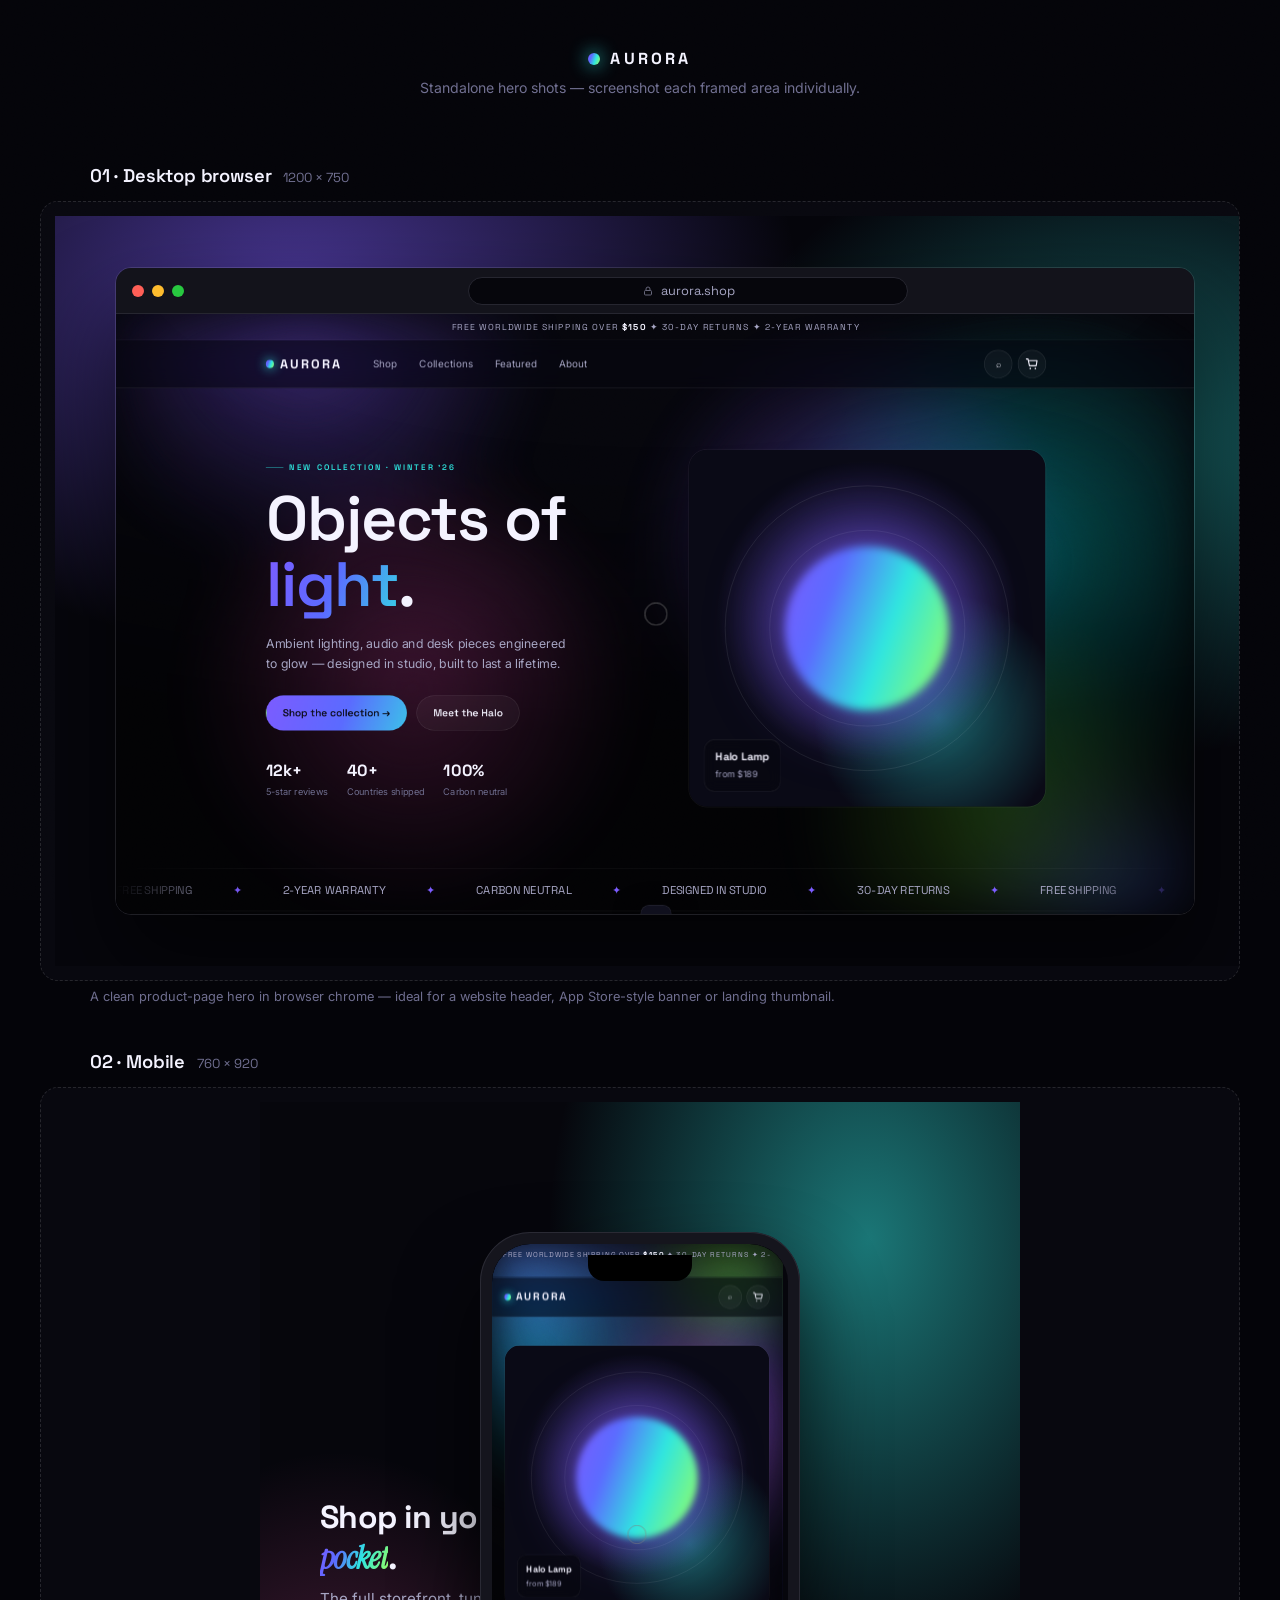
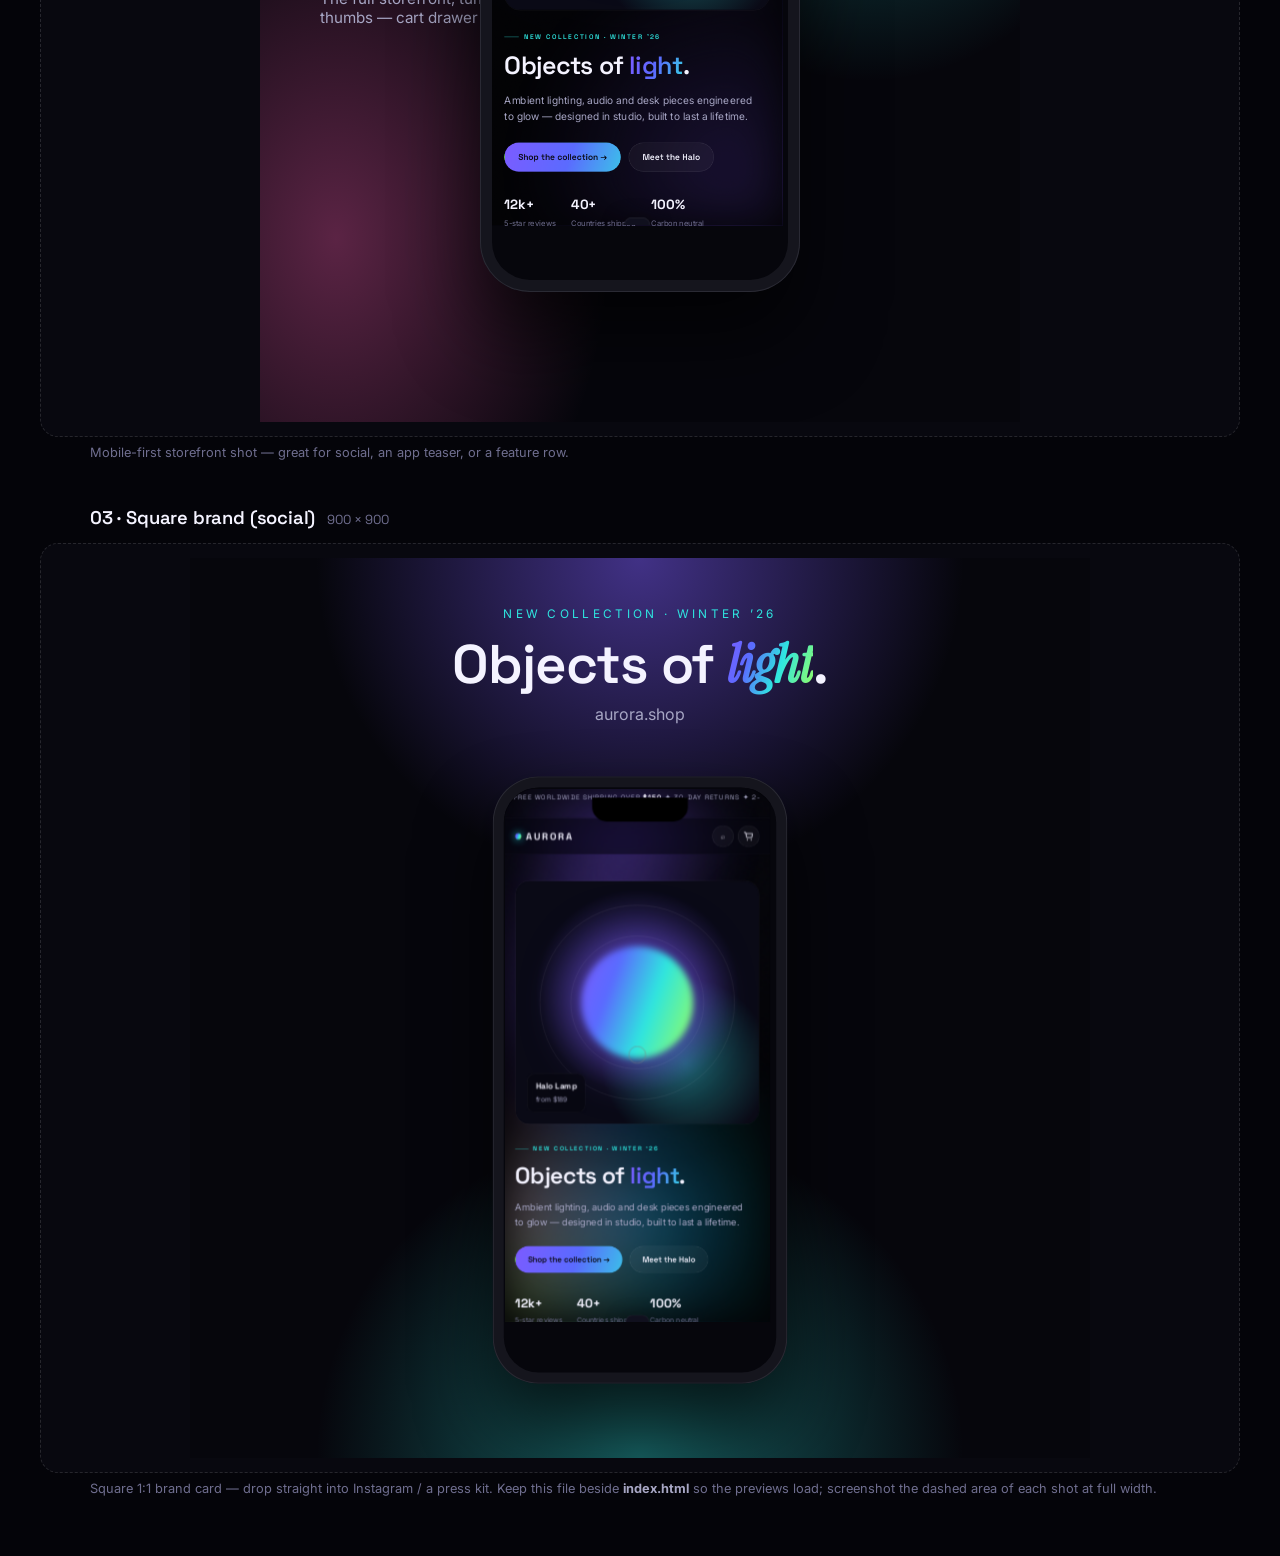
<file: aurora/shots.html>
<!DOCTYPE html>
<html lang="en">
<head>
<meta charset="utf-8">
<meta name="viewport" content="width=device-width, initial-scale=1">
<title>AURORA — Hero Shots</title>
<link rel="preconnect" href="https://fonts.googleapis.com">
<link rel="preconnect" href="https://fonts.gstatic.com" crossorigin>
<link href="https://fonts.googleapis.com/css2?family=Space+Grotesk:wght@400;500;600;700&family=Inter:wght@400;500&family=Instrument+Serif:ital@1&display=swap" rel="stylesheet">
<style>
:root{--violet:#7c5cff;--cyan:#2fe6e0;--lime:#9bff5b;--pink:#ff5db1;
  --grad:linear-gradient(110deg,#7c5cff,#5b6bff 28%,#2fe6e0 60%,#9bff5b 100%);--ink:#f4f3ff;--soft:#a7a6c4}
*{box-sizing:border-box}
body{margin:0;background:#040409;color:var(--ink);font-family:Inter,system-ui,sans-serif}
iframe{border:0;background:#06060c}
.grain{position:fixed;inset:0;z-index:0;pointer-events:none;opacity:.05;mix-blend-mode:overlay;
  background-image:url("data:image/svg+xml,%3Csvg xmlns='http://www.w3.org/2000/svg' width='120' height='120'%3E%3Cfilter id='n'%3E%3CfeTurbulence type='fractalNoise' baseFrequency='.9' numOctaves='2'/%3E%3C/filter%3E%3Crect width='100%25' height='100%25' filter='url(%23n)'/%3E%3C/svg%3E")}

.page-head{text-align:center;padding:48px 20px 8px}
.brand{font-family:"Space Grotesk";font-weight:700;letter-spacing:.2em;display:inline-flex;align-items:center;gap:10px}
.brand .dot{width:12px;height:12px;border-radius:50%;background:var(--grad);box-shadow:0 0 18px var(--cyan)}
.page-head p{color:#6f6e8f;font-size:.88rem;margin-top:10px}

.cap{max-width:1140px;margin:46px auto 14px;padding:0 20px;display:flex;align-items:baseline;gap:12px}
.cap h2{font-family:"Space Grotesk";font-weight:600;font-size:1.15rem;margin:0;letter-spacing:-.01em}
.cap span{color:#6f6e8f;font-size:.82rem;font-family:"Space Grotesk"}

/* a "shot" is a fixed-size stage you screenshot directly */
.shot{position:relative;margin:0 auto;display:flex;align-items:center;justify-content:center;overflow:hidden}
.shot .bg{position:absolute;inset:0;z-index:0}
.shot>*{position:relative;z-index:1}

/* gradients */
.g-violet{background:radial-gradient(70% 80% at 20% 10%,rgba(124,92,255,.55),transparent 60%),radial-gradient(60% 70% at 90% 30%,rgba(47,230,224,.4),transparent 60%),#06060c}
.g-cyan{background:radial-gradient(70% 80% at 80% 15%,rgba(47,230,224,.5),transparent 60%),radial-gradient(60% 70% at 10% 80%,rgba(255,93,177,.34),transparent 60%),#06060c}
.g-brand{background:radial-gradient(60% 60% at 50% 0%,rgba(124,92,255,.5),transparent 60%),radial-gradient(60% 60% at 50% 100%,rgba(47,230,224,.4),transparent 60%),#06060c}

/* ---- Shot 1: desktop browser, 1200x750 ---- */
.shot--desktop{width:1200px;height:750px}
.browser{width:1080px;border-radius:16px;overflow:hidden;border:1px solid rgba(255,255,255,.1);box-shadow:0 50px 90px rgba(0,0,0,.6)}
.browser__bar{height:46px;background:#13131b;display:flex;align-items:center;gap:14px;padding:0 16px;border-bottom:1px solid #262630}
.dots{display:flex;gap:8px}.dots i{width:12px;height:12px;border-radius:50%}
.dots i:nth-child(1){background:#ff5f57}.dots i:nth-child(2){background:#febc2e}.dots i:nth-child(3){background:#28c840}
.url{flex:1;max-width:440px;margin:0 auto;height:28px;border-radius:30px;background:#06060c;border:1px solid #262630;
  display:flex;align-items:center;justify-content:center;gap:7px;color:#a7a6c4;font-size:.8rem;font-family:"Space Grotesk"}
.url svg{opacity:.6}
.browser__view{width:1080px;height:600px;overflow:hidden;background:#06060c}
.dsk{width:1600px;height:889px;transform:scale(.675);transform-origin:0 0}

/* ---- Shot 2: phone, 760x900 ---- */
.shot--phone{width:760px;height:920px}
.phone{width:320px;height:660px;background:#15151d;border-radius:50px;padding:12px;box-shadow:0 44px 80px rgba(0,0,0,.65),inset 0 0 0 1px #2a2a34}
.phone__screen{width:100%;height:100%;border-radius:38px;overflow:hidden;position:relative;background:#06060c}
.phone__notch{position:absolute;top:11px;left:50%;transform:translateX(-50%);width:104px;height:26px;background:#000;border-radius:0 0 16px 16px;z-index:3}
.mob{width:520px;height:1042px;transform:scale(.5577);transform-origin:0 0}
.phone-cap{position:absolute;left:60px;top:50%;transform:translateY(-50%);max-width:240px}
.phone-cap h3{font-family:"Space Grotesk";font-size:2rem;margin:0 0 10px;letter-spacing:-.02em}
.phone-cap h3 i{font-family:"Instrument Serif";font-style:italic;background:var(--grad);-webkit-background-clip:text;background-clip:text;color:transparent}
.phone-cap p{color:var(--soft);font-size:.95rem;margin:0}
@media(max-width:820px){.phone-cap{display:none}.shot--phone{width:420px}}

/* ---- Shot 3: square brand, 900x900 ---- */
.shot--square{width:900px;height:900px;flex-direction:column;gap:26px;text-align:center}
.shot--square .lock{font-family:"Space Grotesk"}
.shot--square .eyebrow{font-size:.74rem;letter-spacing:.28em;text-transform:uppercase;color:var(--cyan)}
.shot--square .big{font-family:"Space Grotesk";font-weight:600;font-size:3.4rem;letter-spacing:-.02em;margin:8px 0 0}
.shot--square .big i{font-family:"Instrument Serif";font-style:italic;background:var(--grad);-webkit-background-clip:text;background-clip:text;color:transparent}
.shot--square .phone{transform:scale(.92)}
.shot--square .sub{color:var(--soft);margin-top:4px}

/* frame the shot area on the page */
.shotwrap{max-width:1240px;margin:0 auto 8px;padding:0 20px}
.shotbox{border:1px dashed rgba(255,255,255,.12);border-radius:18px;overflow:auto;padding:14px;background:#08080f}
.note{color:#6f6e8f;font-size:.8rem;max-width:1140px;margin:0 auto 40px;padding:0 20px}

/* downscale very small screens */
@media(max-width:1240px){.shot--desktop{transform:scale(.92)}}
@media(max-width:1040px){.shotbox{padding:0}}
</style>
</head>
<body>
<div class="grain"></div>

<div class="page-head">
  <div class="brand"><span class="dot"></span>AURORA</div>
  <p>Standalone hero shots — screenshot each framed area individually.</p>
</div>

<!-- Shot 1 -->
<div class="cap"><h2>01 · Desktop browser</h2><span>1200 × 750</span></div>
<div class="shotwrap"><div class="shotbox">
  <div class="shot shot--desktop g-violet">
    <div class="bg"></div>
    <div class="browser">
      <div class="browser__bar"><div class="dots"><i></i><i></i><i></i></div>
        <div class="url"><svg width="12" height="12" viewBox="0 0 24 24" fill="none"><rect x="5" y="11" width="14" height="9" rx="2" stroke="currentColor" stroke-width="2"/><path d="M8 11V8a4 4 0 0 1 8 0v3" stroke="currentColor" stroke-width="2"/></svg>aurora.shop</div>
      </div>
      <div class="browser__view"><iframe class="dsk" src="index.html" title="AURORA desktop" scrolling="no" loading="lazy"></iframe></div>
    </div>
  </div>
</div></div>
<p class="note">A clean product-page hero in browser chrome — ideal for a website header, App Store-style banner or landing thumbnail.</p>

<!-- Shot 2 -->
<div class="cap"><h2>02 · Mobile</h2><span>760 × 920</span></div>
<div class="shotwrap"><div class="shotbox">
  <div class="shot shot--phone g-cyan">
    <div class="bg"></div>
    <div class="phone-cap"><h3>Shop in your <i>pocket</i>.</h3><p>The full storefront, tuned for thumbs — cart drawer and all.</p></div>
    <div class="phone"><div class="phone__screen"><div class="phone__notch"></div>
      <iframe class="mob" src="index.html" title="AURORA mobile" scrolling="no" loading="lazy"></iframe>
    </div></div>
  </div>
</div></div>
<p class="note">Mobile-first storefront shot — great for social, an app teaser, or a feature row.</p>

<!-- Shot 3 -->
<div class="cap"><h2>03 · Square brand (social)</h2><span>900 × 900</span></div>
<div class="shotwrap"><div class="shotbox">
  <div class="shot shot--square g-brand">
    <div class="bg"></div>
    <div>
      <div class="eyebrow">New collection · Winter ’26</div>
      <div class="big">Objects of <i>light</i>.</div>
      <div class="sub">aurora.shop</div>
    </div>
    <div class="phone"><div class="phone__screen"><div class="phone__notch"></div>
      <iframe class="mob" src="index.html" title="AURORA square" scrolling="no" loading="lazy"></iframe>
    </div></div>
  </div>
</div></div>
<p class="note" style="margin-bottom:60px">Square 1:1 brand card — drop straight into Instagram / a press kit. Keep this file beside <b style="color:#a7a6c4">index.html</b> so the previews load; screenshot the dashed area of each shot at full width.</p>
</body>
</html>
</file>
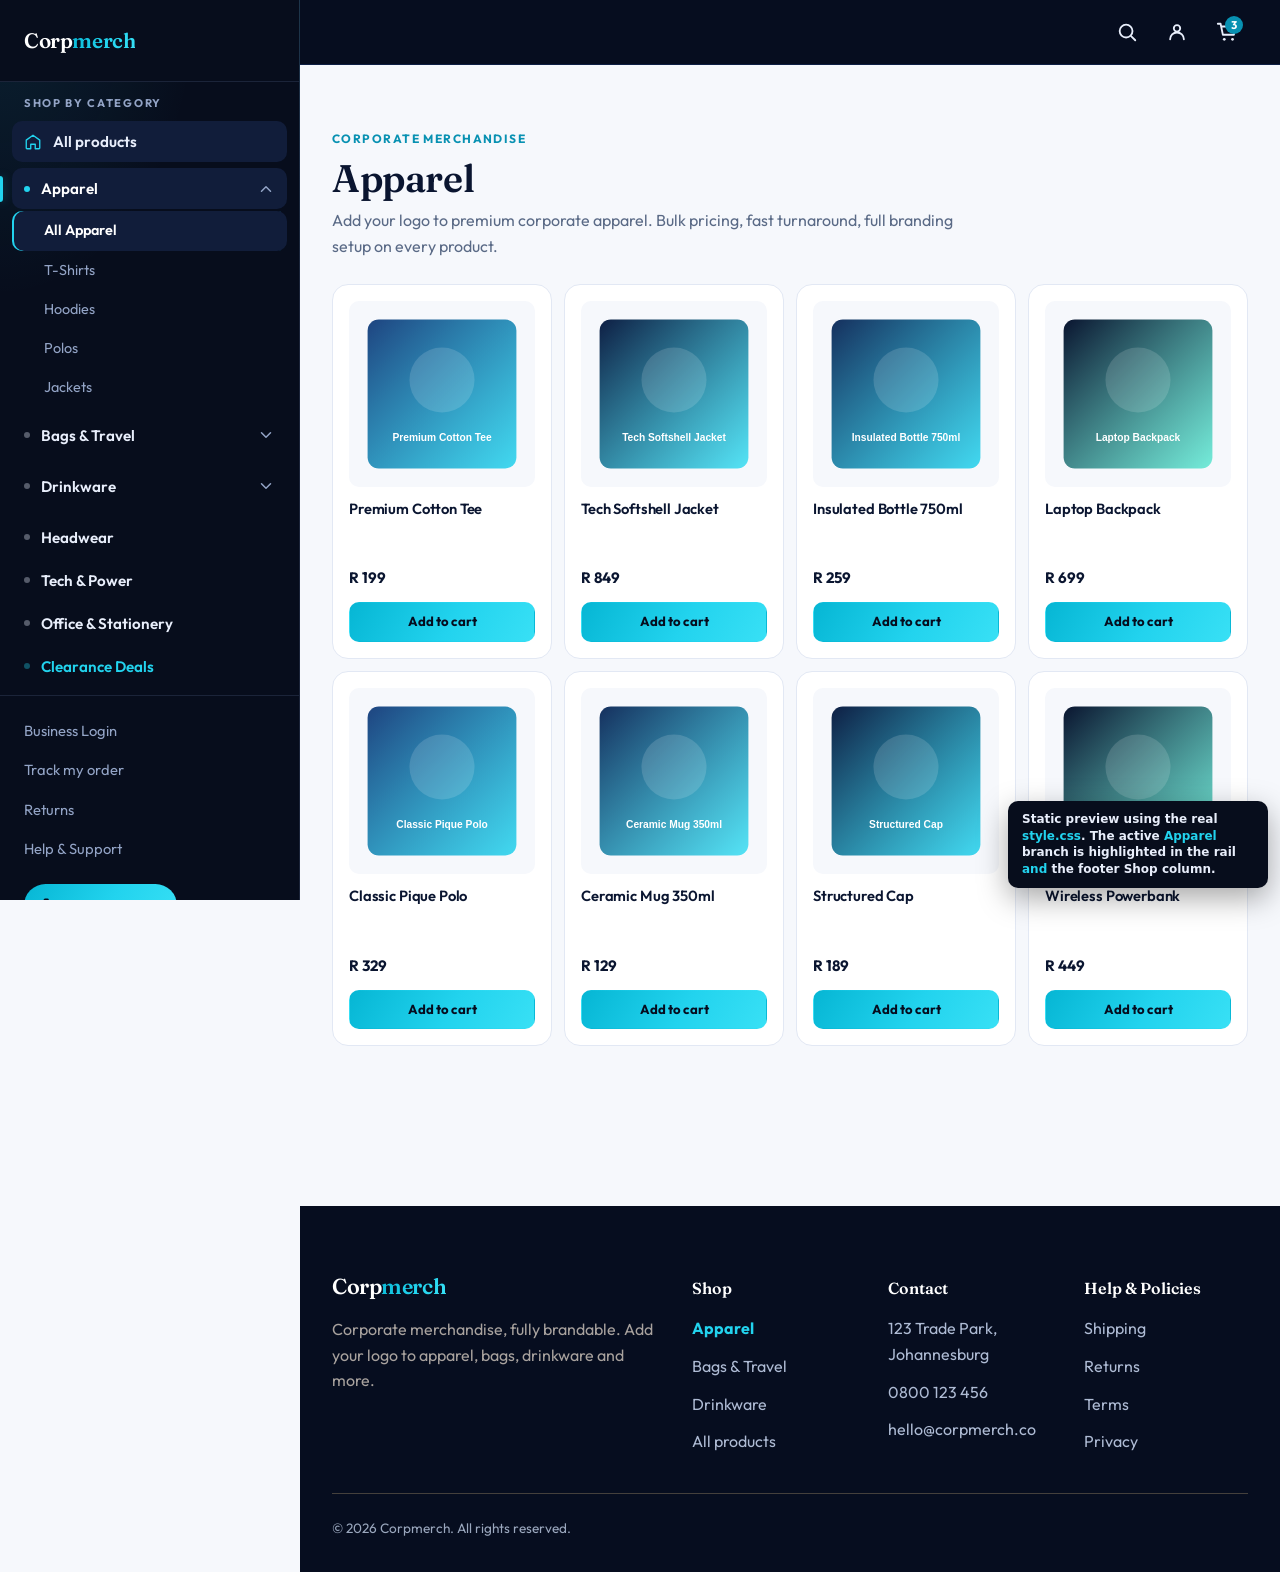
<file: preview/corpmerch-redesign.html>
<!DOCTYPE html>
<html lang="en">
<head>
<meta charset="utf-8">
<meta name="viewport" content="width=device-width, initial-scale=1, viewport-fit=cover">
<title>Corpmerch — Redesign Preview</title>
<link rel="preconnect" href="https://fonts.googleapis.com">
<link rel="preconnect" href="https://fonts.gstatic.com" crossorigin>
<link href="https://fonts.googleapis.com/css2?family=Fraunces:opsz,wght@9..144,400;9..144,500;9..144,600;9..144,700&family=Outfit:wght@300;400;500;600;700&display=swap" rel="stylesheet">
<style>
.pv-note{position:fixed;right:12px;bottom:12px;z-index:200;background:#070d1c;color:#e8eefb;font:600 12px/1.4 system-ui,sans-serif;padding:10px 14px;border-radius:10px;box-shadow:0 10px 30px rgba(0,0,0,.35);max-width:260px}
.pv-note b{color:#22d3ee}
/* ---- BEGIN real theme style.css ---- */
/*
Theme Name: Corpmerch
Theme URI: https://corpmerch.local
Description: Corpmerch — a bold, mobile-first WooCommerce storefront for corporate merchandise with per-product custom branding. Standalone theme; all products import from the Kevro supplier feed and file into a corporate-merchandise taxonomy. Premium dark-accent B2B aesthetic with a site-wide category sidebar (persistent on desktop, off-canvas drawer on mobile) and an electric-cyan accent.
Author: Corpmerch
Version: 2.0.0
Requires at least: 6.9
Tested up to: 7.0
Requires PHP: 8.2
Text Domain: corpmerch
WC requires at least: 10.0
WC tested up to: 10.8
*/

/* =========================================================================
   Design tokens
   Light, white-space-forward B2B. Neutral grays + amber accent.
   These are overridable from the Corpmerch settings panel via :root inline.
   ========================================================================= */
:root {
	/* Neutrals (cool, navy-tinted) */
	--cm-bg:            #f6f8fc;   /* cool paper */
	--cm-surface:       #ffffff;   /* cards */
	--cm-border:        #e2e8f4;
	--cm-border-strong: #cdd7ea;
	--cm-ink:           #0a1530;   /* navy-800 — primary text */
	--cm-ink-soft:      #5a6a86;   /* secondary text */
	--cm-ink-faint:     #9aa7bd;   /* muted/labels */

	/* Navy scale */
	--cm-navy-900:      #060d1f;
	--cm-navy-800:      #0a1530;
	--cm-navy-700:      #0e1f44;
	--cm-navy-600:      #15305e;
	--cm-navy-500:      #1e4480;
	--cm-navy-400:      #2d5da8;

	/* Electric-cyan accent */
	--cm-accent:        #0891b2;   /* cyan-deep — accessible on white */
	--cm-accent-hover:  #06748f;
	--cm-accent-bright: #22d3ee;   /* bright cyan for dark surfaces */
	--cm-accent-soft:   #e0f7fc;   /* tints/badges */
	--cm-accent-ink:    #060d1f;   /* navy text on bright accent */
	--cm-accent-glow:   rgba(34,211,238,.35);

	/* Gradients */
	--cm-grad-hero:     linear-gradient(135deg,#0a1530 0%,#0e1f44 42%,#15305e 100%);
	--cm-grad-deep:     linear-gradient(160deg,#060d1f 0%,#0a1530 60%,#0e1f44 100%);
	--cm-grad-cyan:     linear-gradient(120deg,#06b6d4,#22d3ee 55%,#38e0f5);
	--cm-grad-tile:     linear-gradient(150deg,#15305e 0%,#0e1f44 100%);

	/* Feedback */
	--cm-success:       #15803d;
	--cm-danger:        #b91c1c;

	/* Typography */
	--cm-font-display:  "Fraunces", Georgia, "Times New Roman", serif;
	--cm-font-body:     "Outfit", -apple-system, BlinkMacSystemFont, "Segoe UI", Helvetica, Arial, sans-serif;
	--cm-fs-base:       16px;
	--cm-lh-base:       1.6;

	/* Spacing scale (generous, airy) */
	--cm-space-1: 4px;
	--cm-space-2: 8px;
	--cm-space-3: 12px;
	--cm-space-4: 16px;
	--cm-space-5: 24px;
	--cm-space-6: 32px;
	--cm-space-7: 48px;
	--cm-space-8: 64px;
	--cm-space-9: 96px;

	/* Radius & shadow */
	--cm-radius-sm: 10px;
	--cm-radius:    16px;
	--cm-radius-lg: 24px;
	--cm-shadow-sm: 0 1px 2px rgba(10,21,48,.05), 0 1px 1px rgba(10,21,48,.04);
	--cm-shadow:    0 1px 2px rgba(10,21,48,.04), 0 8px 28px rgba(10,21,48,.08);
	--cm-shadow-lg: 0 12px 40px rgba(10,21,48,.16), 0 4px 8px rgba(10,21,48,.06);
	--cm-shadow-cyan: 0 8px 30px rgba(34,211,238,.28);

	/* Layout */
	--cm-maxw:    1280px;
	--cm-gutter:  14px;
	--cm-header-h: 64px;

	/* Motion */
	--cm-ease: cubic-bezier(.2,.7,.2,1);
}

/* =========================================================================
   Reset / base
   ========================================================================= */
*, *::before, *::after { box-sizing: border-box; }

html { -webkit-text-size-adjust: 100%; -moz-text-size-adjust: 100%; text-size-adjust: 100%; overflow-x: clip; }

body {
	margin: 0;
	font-family: var(--cm-font-body);
	font-size: var(--cm-fs-base);
	line-height: var(--cm-lh-base);
	color: var(--cm-ink);
	background: var(--cm-bg);
	-webkit-font-smoothing: antialiased;
	-moz-osx-font-smoothing: grayscale;
	overflow-x: clip;
	max-width: 100%;
}

/* Page content wrapper: dedicated horizontal-clip context so no homepage
   section (carousels, full-bleed banners) can leak width to the viewport. */
.cm-main { overflow-x: clip; max-width: 100%; }

h1, h2, h3, h4 {
	font-family: var(--cm-font-display);
	font-weight: 600;
	line-height: 1.15;
	color: var(--cm-ink);
	margin: 0 0 var(--cm-space-4);
	letter-spacing: -0.01em;
}
h1 { font-size: clamp(1.9rem, 5vw, 3rem); }
h2 { font-size: clamp(1.5rem, 3.5vw, 2.1rem); }
h3 { font-size: clamp(1.2rem, 2.5vw, 1.45rem); }

p { margin: 0 0 var(--cm-space-4); }

a {
	color: var(--cm-accent);
	text-decoration: none;
	transition: color .15s var(--cm-ease);
}
a:hover { color: var(--cm-accent-hover); }

img { max-width: 100%; height: auto; display: block; }

/* =========================================================================
   Layout helpers
   ========================================================================= */
.cm-container {
	width: 100%;
	max-width: var(--cm-maxw);
	margin-inline: auto;
	padding-inline: var(--cm-gutter);
}

.cm-section { padding-block: var(--cm-space-8); }
.cm-section--tight { padding-block: var(--cm-space-6); }

.cm-eyebrow {
	font-family: var(--cm-font-body);
	font-size: .75rem;
	font-weight: 700;
	letter-spacing: .12em;
	text-transform: uppercase;
	color: var(--cm-accent);
	margin: 0 0 var(--cm-space-2);
}

/* =========================================================================
   Buttons
   ========================================================================= */
.cm-btn,
.woocommerce a.button,
.woocommerce button.button,
.woocommerce input.button,
.woocommerce #respond input#submit {
	display: inline-flex;
	align-items: center;
	justify-content: center;
	gap: var(--cm-space-2);
	font-family: var(--cm-font-body);
	font-weight: 700;
	font-size: .95rem;
	line-height: 1;
	padding: 14px 22px;
	border: 1px solid transparent;
	border-radius: var(--cm-radius-sm);
	background: var(--cm-grad-cyan);
	color: var(--cm-accent-ink);
	cursor: pointer;
	transition: background .15s var(--cm-ease), transform .15s var(--cm-ease), box-shadow .15s var(--cm-ease);
	text-align: center;
}
.cm-btn:hover,
.woocommerce a.button:hover,
.woocommerce button.button:hover,
.woocommerce input.button:hover,
.woocommerce #respond input#submit:hover {
	background: var(--cm-grad-cyan);
	color: var(--cm-accent-ink);
	transform: translateY(-2px);
	box-shadow: var(--cm-shadow-cyan);
}
.cm-btn--ghost {
	background: transparent;
	color: var(--cm-ink);
	border-color: var(--cm-border-strong);
}
.cm-btn--ghost:hover {
	background: var(--cm-surface);
	color: var(--cm-ink);
	box-shadow: none;
}

/* =========================================================================
   Header / nav  (mobile-first drawer, desktop inline)
   ========================================================================= */
.cm-header {
	position: sticky;
	top: 0;
	z-index: 50;
	background: var(--cm-navy-900);
	border-bottom: 1px solid var(--cm-navy-700);
	color: #fff;
}
.cm-header .cm-logo { color: #fff; }
.cm-header .cm-iconbtn { color: #fff; }
.cm-header .cm-iconbtn:hover { background: var(--cm-navy-700); }
.cm-header__bar {
	display: flex;
	align-items: center;
	gap: var(--cm-space-4);
	height: var(--cm-header-h);
}
.cm-logo {
	font-family: var(--cm-font-display);
	font-weight: 600;
	font-size: 1.35rem;
	letter-spacing: -0.02em;
	color: var(--cm-ink);
	white-space: nowrap;
}
.cm-logo span { background: var(--cm-grad-cyan); -webkit-background-clip: text; background-clip: text; color: transparent; }
.cm-logo__img { display: block; max-height: 44px; width: auto; max-width: 200px; height: auto; }
.cm-logo__img--drawer { max-height: 36px; max-width: 170px; }
.cm-logo__img--footer { max-height: 52px; max-width: 220px; }

.cm-header__spacer { flex: 1 1 auto; }

.cm-header__actions {
	display: flex;
	align-items: center;
	gap: var(--cm-space-2);
}
.cm-iconbtn {
	display: inline-flex;
	align-items: center;
	justify-content: center;
	width: 42px; height: 42px;
	border: 1px solid transparent;
	border-radius: var(--cm-radius-sm);
	background: transparent;
	color: var(--cm-ink);
	cursor: pointer;
	position: relative;
}
.cm-iconbtn:hover { background: var(--cm-surface); }

/* Slide-down product search bar */
.cm-searchbar {
	display: none;
	border-bottom: 1px solid var(--cm-border, #e5e7eb);
	background: var(--cm-bg, #fff);
}
.cm-searchbar.is-open { display: block; }
.cm-searchbar__form {
	display: flex;
	align-items: center;
	gap: 8px;
	max-width: var(--cm-container, 1200px);
	margin: 0 auto;
	padding: 12px 16px;
}
.cm-searchbar__input {
	flex: 1 1 auto;
	min-width: 0;
	height: 44px;
	padding: 0 14px;
	border: 1px solid var(--cm-border, #d1d5db);
	border-radius: var(--cm-radius-sm, 8px);
	font-size: 1rem;
	color: var(--cm-ink);
	background: #fff;
}
.cm-searchbar__input:focus {
	outline: none;
	border-color: var(--cm-accent, #26d0ce);
	box-shadow: 0 0 0 3px rgba(38, 208, 206, .18);
}
.cm-searchbar__submit {
	flex: 0 0 auto;
	display: inline-flex;
	align-items: center;
	justify-content: center;
	width: 44px; height: 44px;
	border: none;
	border-radius: var(--cm-radius-sm, 8px);
	background: var(--cm-ink, #1a2b4a);
	color: #fff;
	cursor: pointer;
}
.cm-searchbar__submit:hover { background: var(--cm-accent, #26d0ce); }
.cm-cart-count {
	position: absolute;
	top: 4px; right: 4px;
	min-width: 18px; height: 18px;
	padding: 0 5px;
	border-radius: 9px;
	background: var(--cm-accent);
	color: #fff;
	font-size: .7rem;
	font-weight: 700;
	line-height: 18px;
	text-align: center;
}

/* Legacy desktop category nav removed; kept hidden defensively in case of cached markup. */
.cm-nav { display: none !important; }

/* Drawer */
.cm-drawer {
	position: fixed;
	top: 0; left: 0; bottom: 0;
	width: 100%;
	max-width: 100vw;
	background: var(--cm-navy-800);
	color: #fff;
	box-shadow: var(--cm-shadow-lg);
	transform: translateX(100%);
	transition: transform .28s var(--cm-ease), visibility .28s;
	visibility: hidden;
	z-index: 70;
	display: flex;
	flex-direction: column;
	overflow-y: auto;
	overflow-x: hidden;
}
.cm-drawer.is-open { transform: translateX(0); visibility: visible; }
.cm-drawer__head {
	display: flex;
	align-items: center;
	gap: var(--cm-space-3);
	padding: var(--cm-space-4) var(--cm-space-4);
	border-bottom: 1px solid rgba(255,255,255,.12);
	position: sticky;
	top: 0;
	z-index: 2;
	background: var(--cm-navy-800);
}
.cm-drawer__head .cm-iconbtn { color: #fff; }
.cm-drawer__list { list-style: none; margin: 0; padding: var(--cm-space-2) 0; }
.cm-drawer__list li { border-bottom: 1px solid rgba(255,255,255,.10); }
.cm-drawer__list a,
.cm-drawer__toggle {
	display: flex;
	align-items: center;
	justify-content: space-between;
	width: 100%;
	padding: 12px var(--cm-space-5);
	font-size: 1.02rem;
	font-weight: 600;
	color: #fff;
	background: none;
	border: 0;
	font-family: var(--cm-font-body);
	cursor: pointer;
	text-align: left;
}
.cm-drawer__list a:hover,
.cm-drawer__toggle:hover { color: var(--cm-accent-bright); }
.cm-drawer__toggle .cm-chev,
.cm-drawer__list a svg { color: rgba(255,255,255,.7); }
/* Promo/highlight items (e.g. Top Deals, Clearance) — accent coloured. */
.cm-drawer__list li.is-promo a,
.cm-drawer__list li.is-promo .cm-drawer__toggle { color: var(--cm-accent-bright); }
.cm-drawer__sub { list-style: none; margin: 0; padding: 0; max-height: 0; overflow: hidden; transition: max-height .3s var(--cm-ease); background: var(--cm-navy-900); }
.cm-drawer__sub.is-open { max-height: 1500px; }
.cm-drawer__sub a { padding: 13px var(--cm-space-7); font-size: 1rem; font-weight: 500; color: rgba(255,255,255,.78); }
.cm-drawer__sub a:hover { color: #fff; }
/* Utility footer links (Track order, Returns, Help, Business login, phone). */
.cm-drawer__foot { padding: var(--cm-space-5); display: flex; flex-direction: column; gap: var(--cm-space-4); border-top: 1px solid rgba(255,255,255,.12); }
.cm-drawer__util { list-style: none; margin: 0; padding: 0; display: flex; flex-direction: column; gap: 2px; }
.cm-drawer__util a { color: rgba(255,255,255,.85); font-size: 1.02rem; padding: 8px 0; text-decoration: none; display: block; }
.cm-drawer__util a:hover { color: #fff; }
.cm-drawer__phone {
	display: inline-flex; align-items: center; gap: 8px; align-self: flex-start;
	background: var(--cm-accent); color: #fff; font-weight: 700;
	padding: 11px 20px; border-radius: 999px; text-decoration: none; font-size: 1rem;
}
.cm-drawer__phone:hover { background: var(--cm-accent-bright); color: var(--cm-navy-900); }

.cm-scrim {
	position: fixed; inset: 0;
	background: rgba(28,25,23,.4);
	opacity: 0; visibility: hidden;
	transition: opacity .28s var(--cm-ease), visibility .28s var(--cm-ease);
	z-index: 60;
}
.cm-scrim.is-open { opacity: 1; visibility: visible; }

/* =========================================================================
   Product grid / cards
   ========================================================================= */
.cm-grid {
	display: grid;
	grid-template-columns: repeat(2, 1fr);
	gap: var(--cm-space-4);
}
.cm-card {
	border: 1px solid var(--cm-border);
	border-radius: var(--cm-radius);
	overflow: hidden;
	background: #fff;
	padding: var(--cm-space-4);   /* match collection-page internal whitespace/height */
	transition: box-shadow .18s var(--cm-ease), transform .18s var(--cm-ease), border-color .18s var(--cm-ease);
	display: flex;
	flex-direction: column;
}
.cm-card:hover {
	box-shadow: var(--cm-shadow);
	border-color: var(--cm-border-strong);
	transform: translateY(-2px);
}
.cm-card:active {
	transform: translateY(-4px);
	box-shadow: var(--cm-shadow-lg);
	border-color: var(--cm-navy-400);
}
.cm-card__link { display: flex; flex-direction: column; flex: 1; color: inherit; text-decoration: none; }
.cm-card__media { aspect-ratio: 1/1; background: var(--cm-surface); overflow: hidden; border-radius: var(--cm-radius-sm); margin-bottom: var(--cm-space-3); }
.cm-card__media img { width: 100%; height: 100%; object-fit: contain; mix-blend-mode: multiply; }
.cm-card__body { display: flex; flex-direction: column; gap: var(--cm-space-2); flex: 1; }
.cm-card__brand { font-size: .66rem; text-transform: uppercase; letter-spacing: .08em; color: var(--cm-ink-faint); }
.cm-card__title {
	font-family: var(--cm-font-body); font-weight: 600; font-size: .92rem;
	color: var(--cm-ink); line-height: 1.35; margin: 0;
	display: -webkit-box; -webkit-line-clamp: 3; -webkit-box-orient: vertical;
	overflow: hidden; min-height: calc(1.35em * 3);
}
.cm-card__foot { margin-top: auto; display: flex; flex-direction: column-reverse; align-items: flex-start; gap: var(--cm-space-2); }
.cm-card__price { font-weight: 700; color: var(--cm-ink); font-size: .94rem; }
.cm-badge-brandable {
	display: inline-flex; align-items: center; gap: 4px;
	font-size: .62rem; font-weight: 700; letter-spacing: .04em;	padding: 3px 8px; border-radius: 999px;
	background: var(--cm-navy-800); color: var(--cm-accent-bright);
}
/* Add-to-cart / Choose-options CTA — mirrors the archive .button (full-width,
   pinned at the card bottom). Sits outside .cm-card__link so it's clickable.
   Compact sizing so the label fits the narrow mobile cards without ballooning. */
.cm-card__cta {
	display: block;
	margin: var(--cm-space-3) 0 0;
	width: auto;
	text-align: center;
	white-space: normal;
	font-family: var(--cm-font-body);
	font-weight: 700;
	font-size: .82rem;
	line-height: 1.2;
	padding: 11px 12px;
	border: 1px solid transparent;
	border-radius: var(--cm-radius-sm);
	background: var(--cm-grad-cyan);
	color: var(--cm-accent-ink);
	text-decoration: none;
	transition: transform .15s var(--cm-ease), box-shadow .15s var(--cm-ease);
}
.cm-card__cta:hover {
	color: var(--cm-accent-ink);
	transform: translateY(-2px);
	box-shadow: var(--cm-shadow-cyan);
}
.cm-card__cta.added { display: none; }   /* Woo hides CTA after ajax add, shows "View cart" */

/* =========================================================================
   WooCommerce loop cards (shop & category archives) — uniform & themed
   ========================================================================= */
.woocommerce ul.products,
.woocommerce-page ul.products,
.woocommerce ul.products.columns-1,
.woocommerce ul.products.columns-2,
.woocommerce ul.products.columns-3,
.woocommerce ul.products.columns-4,
.woocommerce ul.products.columns-5,
.woocommerce ul.products.columns-6 {
	display: grid !important;
	grid-template-columns: repeat(2, minmax(0, 1fr)) !important;
	gap: var(--cm-space-3);   /* match homepage card width (narrower gutter) */
	margin: 0;
	padding: 0;
	list-style: none;
	width: 100%;
	clear: both !important;   /* drop below Woo's floated result-count/ordering */
}
/* Woo applies @include clearfix() to ul.products, generating ::before and
   ::after pseudo-elements. On a grid container these become GRID ITEMS:
   the empty ::before takes cell 1 and shoves the first product card into
   cell 2 (oversized, button text stacks one char per line). Remove them. */
.woocommerce ul.products::before,
.woocommerce ul.products::after,
.woocommerce-page ul.products::before,
.woocommerce-page ul.products::after {
	content: none !important;
	display: none !important;
}
/* Neutralize WooCommerce's float on the toolbar above the grid so the first
   product card can't wrap up beside it. */
.woocommerce .woocommerce-result-count,
.woocommerce-page .woocommerce-result-count,
.woocommerce .woocommerce-ordering,
.woocommerce-page .woocommerce-ordering {
	float: none !important;
}
.woocommerce ul.products li.product,
.woocommerce-page ul.products li.product {
	width: auto !important;
	min-width: 0;            /* prevent grid/flex intrinsic-size blowout */
	max-width: 100%;
	margin: 0 !important;
	padding: var(--cm-space-4);
	float: none !important;
	clear: none !important;  /* kill Woo's .first/.last clear:both */
	display: flex;
	flex-direction: column;
	background: #fff;
	border: 1px solid var(--cm-border);
	border-radius: var(--cm-radius);
	transition: box-shadow .18s var(--cm-ease), transform .18s var(--cm-ease), border-color .18s var(--cm-ease);
}
/* The <a> wraps image+title+price and is the flex item that must shrink;
   default min-width:auto forces it to the image's intrinsic 300px width. */
.woocommerce ul.products li.product > a {
	display: flex;
	flex-direction: column;
	min-width: 0;
	max-width: 100%;
}
.woocommerce ul.products li.product .woocommerce-loop-product__title,
.woocommerce ul.products li.product .price,
.woocommerce ul.products li.product .button {
	min-width: 0;
	max-width: 100%;
	overflow-wrap: anywhere;   /* break long unbreakable tokens */
}
.woocommerce ul.products li.product:hover {
	box-shadow: var(--cm-shadow);
	border-color: var(--cm-border-strong);
	transform: translateY(-2px);
}
.woocommerce ul.products li.product:active {
	transform: translateY(-4px);
	box-shadow: var(--cm-shadow-lg);
	border-color: var(--cm-navy-400);
}
/* Uniform image area */
.woocommerce ul.products li.product a img {
	width: 100%;
	aspect-ratio: 1 / 1;
	object-fit: contain;
	mix-blend-mode: multiply;
	margin: 0 0 var(--cm-space-3);
	background: var(--cm-surface);
	border-radius: var(--cm-radius-sm);
}
/* Title: fixed 3-line height so every card is identical */
.woocommerce ul.products li.product .woocommerce-loop-product__title,
.woocommerce ul.products li.product h2 {
	font-family: var(--cm-font-body);
	font-weight: 600;
	font-size: .92rem;
	line-height: 1.35;
	color: var(--cm-ink);
	padding: 0;
	margin: 0 0 var(--cm-space-2);
	display: -webkit-box;
	-webkit-line-clamp: 3;
	-webkit-box-orient: vertical;
	overflow: hidden;
	min-height: calc(1.35em * 3);
}
.woocommerce ul.products li.product .price {
	color: var(--cm-ink);
	font-weight: 700;
	font-size: .94rem;
	margin: 0 0 var(--cm-space-3);
}
.woocommerce ul.products li.product .price del { color: var(--cm-ink-faint); font-weight: 500; font-size: .9em; }
.woocommerce ul.products li.product .price ins { text-decoration: none; }
/* Push the button to the bottom so all cards align */
.woocommerce ul.products li.product .button {
	margin-top: auto;
	width: 100%;
	white-space: normal;   /* Woo applies white-space:nowrap in some loop contexts,
	                          which overflows the pill on narrow cards — allow wrap. */
	/* Match the homepage cm-card__cta sizing so buttons are uniform site-wide. */
	font-size: .82rem;
	line-height: 1.2;
	padding: 11px 12px;
}
.woocommerce ul.products li.product .star-rating { margin: 0 0 var(--cm-space-2); }

/* Match homepage cm-card: brand label above title, price + Brandable pill on
   one foot row. Rendered inside Woo's product link via theme hooks. */
.woocommerce ul.products li.product .cm-card__brand {
	display: block;
	font-size: .66rem; text-transform: uppercase; letter-spacing: .08em;
	color: var(--cm-ink-faint);
	margin: 0 0 2px;
}
.woocommerce ul.products li.product .cm-loop-foot {
	display: flex;
	flex-direction: column-reverse;   /* match homepage cm-card__foot: badge above price */
	align-items: flex-start;
	gap: var(--cm-space-2);
	margin: 0 0 var(--cm-space-3);
}
.woocommerce ul.products li.product .cm-loop-price {
	color: var(--cm-ink); font-weight: 700; font-size: .94rem;
	white-space: nowrap;   /* keep price ranges (R72 – R81) on one line */
}
.woocommerce ul.products li.product .cm-loop-price del { color: var(--cm-ink-faint); font-weight: 500; font-size: .9em; }
.woocommerce ul.products li.product .cm-loop-price ins { text-decoration: none; }
.woocommerce ul.products li.product .cm-badge-brandable {
	display: inline-flex; align-items: center; gap: 4px;
	font-size: .68rem; font-weight: 700; letter-spacing: .04em;
	padding: 3px 8px; border-radius: 999px;
	background: var(--cm-navy-800); color: var(--cm-accent-bright);
	white-space: nowrap;
}

/* =========================================================================
   Hero / homepage
   ========================================================================= */
.cm-hero {
	padding-block: var(--cm-space-8) var(--cm-space-7);
	background:
		radial-gradient(120% 90% at 100% 0%, var(--cm-accent-soft) 0%, transparent 55%),
		var(--cm-bg);
	border-bottom: 1px solid var(--cm-border);
}
.cm-hero h1 { max-width: 16ch; }
.cm-hero p { font-size: 1.1rem; color: var(--cm-ink-soft); max-width: 52ch; }
.cm-hero__cta { display: flex; flex-wrap: wrap; gap: var(--cm-space-3); margin-top: var(--cm-space-5); }

.cm-cat-tiles { display: grid; grid-template-columns: repeat(2,1fr); gap: var(--cm-space-3); }
.cm-cat-tile {
	position: relative;
	border: 1px solid rgba(255,255,255,.06);
	border-radius: var(--cm-radius);
	padding: var(--cm-space-5);
	background: var(--cm-grad-tile);
	min-height: 130px;
	display: flex; align-items: flex-end;
	font-family: var(--cm-font-display);
	font-size: 1.2rem; font-weight: 600;
	color: #fff;
	transition: transform .25s var(--cm-ease), box-shadow .25s var(--cm-ease);
	overflow: hidden;
}
.cm-cat-tile > * { position: relative; z-index: 1; }
.cm-cat-tile::after {
	content: ""; position: absolute; right: -30px; top: -30px;
	width: 120px; height: 120px; border-radius: 50%;
	background: radial-gradient(circle, var(--cm-accent-glow), transparent 70%);
	transition: transform .4s var(--cm-ease), opacity .4s var(--cm-ease);
}
.cm-cat-tile:hover { transform: translateY(-4px); box-shadow: var(--cm-shadow-lg); }
.cm-cat-tile:hover::after { transform: scale(1.5); opacity: .85; }

/* =========================================================================
   Product page — branding / size-guide blocks injected by the engine
   (engine outputs .sia-* / generic markup; we style defensively)
   ========================================================================= */
.single-product div.product { display: grid; gap: var(--cm-space-6); }
.single-product .product_title { margin-top: 0; }
.woocommerce-product-gallery { background: var(--cm-surface); border-radius: var(--cm-radius); overflow: hidden; }
/* Gallery must fill its grid column, not collapse to the image's natural size. */
.single-product div.product .woocommerce-product-gallery { width: 100% !important; margin: 0; float: none; max-width: 100%; }
.single-product .woocommerce-product-gallery__wrapper { width: 100% !important; margin: 0; transform: none !important; }
.single-product .woocommerce-product-gallery__image,
.single-product .woocommerce-product-gallery__image > a,
.single-product .woocommerce-product-gallery__image img {
	display: block; width: 100% !important; max-width: 100%; height: auto;
}
.single-product .flex-viewport { width: 100% !important; }
/* Summary column: keep it from being squeezed; prevent the title wrapping word-per-line.
   WooCommerce ships `div.product div.summary { float:right; width:48% }` which, at
   equal class-count, beats a `.summary`-only rule (it has more element selectors) and
   collapses the grid cell to ~48%. We out-specify it and kill the float so the summary
   fills its grid column — this is what lets trust sit beside features and branding
   span the full column width. */
.single-product div.product .summary,
.single-product div.product .entry-summary,
.woocommerce div.product div.summary {
	width: 100% !important;
	float: none !important;
	clear: none;
	min-width: 0;
	max-width: 100%;
}

/* Variation form: stop selects + branding text overflowing the right edge.
   Woo's table.variations is a fixed-cell table; its <select> cells force the
   summary column wider than the viewport unless contained. */
.single-product .variations,
.single-product table.variations { width: 100%; min-width: 0; table-layout: fixed; margin-bottom: 0 !important; }
.single-product table.variations td,
.single-product table.variations th { min-width: 0; max-width: 100%; }
.single-product .variations select,
.single-product .single_variation_wrap select,
.single-product form.cart select {
	width: 100%;
	min-width: 0;
	max-width: 100%;
	box-sizing: border-box;
}
.single-product .single_variation_wrap,
.single-product .woocommerce-variation,
.single-product .woocommerce-variation-description,
.single-product .woocommerce-variation-description p,
.single-product .cm-branding,
.single-product .sia-branding,
.single-product .cm-branding *,
.single-product .sia-branding * {
	min-width: 0;
	max-width: 100%;
	overflow-wrap: anywhere;
}
.single-product form.cart { min-width: 0; max-width: 100%; }

/* Branding option block */
.cm-branding,
.sia-branding {
	border: 1px solid var(--cm-border);
	border-radius: var(--cm-radius);
	padding: var(--cm-space-5);
	background: var(--cm-surface);
	margin-block: var(--cm-space-4);
}
.cm-branding__title,
.sia-branding__title {
	font-family: var(--cm-font-display);
	font-size: 1.1rem;
	margin: 0 0 var(--cm-space-3);
}

/* Size guide */
.cm-sizeguide-toggle,
.sia-sizeguide-toggle {
	display: inline-flex; align-items: center; gap: 6px;
	font-weight: 700; font-size: .9rem;
	color: var(--cm-accent); cursor: pointer; background: none; border: 0; padding: 0;
	margin-block: var(--cm-space-3);
}
.cm-sizeguide table,
.sia-sizeguide table { width: 100%; border-collapse: collapse; font-size: .9rem; }
.cm-sizeguide th, .cm-sizeguide td,
.sia-sizeguide th, .sia-sizeguide td {
	border: 1px solid var(--cm-border); padding: 8px 10px; text-align: center;
}
.cm-sizeguide th, .sia-sizeguide th { background: var(--cm-surface); font-weight: 700; }

/* =========================================================================
   Footer
   ========================================================================= */
.screen-reader-text {
	position: absolute !important;
	width: 1px; height: 1px;
	padding: 0; margin: -1px;
	overflow: hidden; clip: rect(0,0,0,0);
	white-space: nowrap; border: 0;
}
.cm-newsletter {
	background: var(--cm-navy-700);
	border-bottom: 1px solid rgba(255,255,255,.08);
	padding-block: var(--cm-space-7);
}
.cm-newsletter__inner {
	display: grid;
	grid-template-columns: 1fr;
	gap: var(--cm-space-5);
	align-items: center;
}
.cm-newsletter__heading {
	color: #fff;
	font-family: var(--cm-font-display);
	font-size: 1.4rem;
	margin: 0 0 6px;
}
.cm-newsletter__sub { color: #aebbd4; margin: 0; max-width: 46ch; }
.cm-newsletter__form { display: flex; gap: 10px; flex-wrap: wrap; }
.cm-newsletter__input {
	flex: 1 1 220px;
	min-width: 0;
	padding: 12px 14px;
	border: 1px solid rgba(255,255,255,.18);
	border-radius: var(--cm-radius);
	background: var(--cm-navy-900);
	color: #fff;
	font-size: 1rem;
}
.cm-newsletter__input::placeholder { color: #6b7690; }
.cm-newsletter__input:focus {
	outline: none;
	border-color: var(--cm-accent-bright);
	box-shadow: 0 0 0 3px var(--cm-accent-glow);
}
.cm-newsletter__btn {
	padding: 12px 22px;
	border: 0;
	border-radius: var(--cm-radius);
	background: var(--cm-accent-bright);
	color: var(--cm-accent-ink);
	font-weight: 600;
	cursor: pointer;
	transition: background .2s var(--cm-ease);
}
.cm-newsletter__btn:hover { background: #67e8f9; }
@media (min-width: 768px) {
	.cm-newsletter__inner { grid-template-columns: 1fr auto; gap: var(--cm-space-7); }
	.cm-newsletter__form { flex: 0 0 auto; min-width: 420px; }
}
.cm-footer {
	margin-top: var(--cm-space-9);
	background: var(--cm-navy-900);
	color: #aebbd4;
	padding-block: var(--cm-space-8) var(--cm-space-6);
}
.cm-footer:has(.cm-newsletter) { padding-top: 0; }
.cm-footer:has(.cm-newsletter) .cm-footer__grid { padding-top: var(--cm-space-8); }
.cm-footer a { color: #aebbd4; }
.cm-footer a:hover { color: var(--cm-accent-bright); }
.cm-footer__grid { display: grid; grid-template-columns: 1fr; gap: var(--cm-space-6); }
.cm-footer__brand .cm-logo { color: #fff; }
.cm-footer h3 { color: #fff; font-size: 1rem; }
.cm-footer .sia-widget-title { color:#fff; font-size:1rem; font-family:var(--cm-font-display); }
.cm-footer__bottom {
	margin-top: var(--cm-space-6);
	padding-top: var(--cm-space-5);
	border-top: 1px solid #44403c;
	font-size: .85rem; color: var(--cm-ink-faint);
	display:flex; flex-wrap:wrap; gap:var(--cm-space-3); justify-content:space-between;
}

/* Footer accordion (mobile): heading is a toggle button; list collapses. */
.cm-footer__acc {
	display: flex; align-items: center; justify-content: space-between;
	width: 100%; gap: 8px;
	background: none; border: 0; padding: 8px 0; margin: 0;
	color: #fff; font-family: var(--cm-font-display); font-size: 1rem;
	font-weight: 600; text-align: left; cursor: pointer;
}
.cm-footer__chev { transition: transform .25s var(--cm-ease); flex: 0 0 auto; }
.cm-footer__acc[aria-expanded="true"] .cm-footer__chev { transform: rotate(180deg); }
.cm-footer__links {
	list-style: none; margin: 0; padding: 0;
	overflow: hidden; max-height: 0; transition: max-height .3s var(--cm-ease);
}
.cm-footer__links.is-open { max-height: 600px; }
.cm-footer__widgetbody.is-open { max-height: 1200px; }
.cm-footer__widgetbody .widget { margin: 0; }
.cm-footer__widgetbody ul { list-style: none; margin: 0; padding: 0; }
.cm-footer__widgetbody li { padding: 6px 0; }
.cm-footer__links li { padding: 6px 0; }
.cm-footer__contact .cm-footer__links li { line-height: 1.5; }
.cm-footer__social { display: flex; flex-wrap: wrap; align-items: center; gap: var(--cm-space-3); }
.cm-footer__social a {
	display: inline-flex; align-items: center; justify-content: center;
	width: 36px; height: 36px; border-radius: 50%;
	color: #aebbd4; background: rgba(255,255,255,.06);
	transition: color .2s var(--cm-ease), background .2s var(--cm-ease);
}
.cm-footer__social a:hover { color: var(--cm-accent-ink); background: var(--cm-accent-bright); }
.cm-footer__social svg { display: block; }
.cm-footer__pay { display: flex; align-items: center; }
.cm-footer__pay img { height: 26px; width: auto; max-width: 100%; display: block; }

/* =========================================================================
   Breakpoints — mobile-first; enhance upward
   ========================================================================= */
@media (min-width: 640px) {
	.cm-grid { grid-template-columns: repeat(3, 1fr); }
	.cm-cat-tiles { grid-template-columns: repeat(3,1fr); }
	.woocommerce ul.products,
	.woocommerce ul.products.columns-1,
	.woocommerce ul.products.columns-2,
	.woocommerce ul.products.columns-3,
	.woocommerce ul.products.columns-4,
	.woocommerce ul.products.columns-5,
	.woocommerce ul.products.columns-6 { grid-template-columns: repeat(3, minmax(0, 1fr)) !important; }
}
@media (min-width: 900px) {
	:root { --cm-gutter: 32px; --cm-header-h: 72px; }
	/* Sidebar shows categories on desktop, so the drawer burger is hidden here. */
	.cm-iconbtn--menu { display: none; }
	.cm-grid { grid-template-columns: repeat(4, 1fr); gap: var(--cm-space-5); }
	.cm-cat-tiles { grid-template-columns: repeat(4,1fr); }
	.woocommerce ul.products,
	.woocommerce ul.products.columns-1,
	.woocommerce ul.products.columns-2,
	.woocommerce ul.products.columns-3,
	.woocommerce ul.products.columns-4,
	.woocommerce ul.products.columns-5,
	.woocommerce ul.products.columns-6 { grid-template-columns: repeat(4, minmax(0, 1fr)) !important; }
	.single-product .sia-pdp-top { display: grid; grid-template-columns: minmax(0, 0.78fr) minmax(0, 1fr); gap: var(--cm-space-7); align-items: start; }
	.single-product div.product .images.woocommerce-product-gallery,
	.single-product div.product .woocommerce-product-gallery {
		position: -webkit-sticky;
		position: sticky !important;
		top: calc(var(--cm-header-h) + 16px);
		align-self: start;
	}
	.single-product .sia-brand-cards { grid-template-columns: repeat(2, minmax(0, 1fr)); }
	.cm-footer__grid { grid-template-columns: 2fr 1fr 1fr 1fr; }
	.cm-footer__chev { display: none; }
	.cm-footer__acc { cursor: default; pointer-events: none; padding-bottom: 12px; }
	.cm-footer__links { max-height: none !important; overflow: visible; }
	.cm-hero { padding-block: var(--cm-space-9) var(--cm-space-8); }
	.cm-hero h1 { font-size: clamp(2.6rem, 4vw, 3.6rem); }
}
@media (min-width: 1100px) {
	.cm-grid { grid-template-columns: repeat(4, 1fr); }
}

/* Respect reduced motion */
@media (prefers-reduced-motion: reduce) {
	* { transition: none !important; animation: none !important; }
}

/* =========================================================================
   PRODUCT PAGE — restyle engine + WooCommerce output
   Targets .sia-* (engine branding/sizing) and .woocommerce core markup.
   ========================================================================= */

/* Summary column rhythm */
.single-product div.product .product_title {
	font-size: clamp(1.6rem, 4vw, 2.3rem);
	margin-bottom: var(--cm-space-2);
}
.single-product .woocommerce-product-details__short-description { color: var(--cm-ink-soft); }
.single-product .woocommerce-product-details__short-description ul { padding-left: 1.1em; }
.single-product .woocommerce-product-details__short-description li { margin-bottom: 4px; }

/* Price — amber, prominent */
.single-product div.product p.price,
.single-product div.product span.price {
	color: var(--cm-ink);
	font-size: 1.5rem;
	font-weight: 700;
}
.single-product div.product p.price ins { text-decoration: none; }
.single-product .stock.in-stock { color: var(--cm-success); font-weight: 600; font-size: .9rem; }
.single-product .stock.out-of-stock { color: var(--cm-danger); }

/* Variation selects (Colour / Size) */
.single-product table.variations { border-collapse: collapse; margin-bottom: var(--cm-space-4); width: 100%; }
.single-product table.variations th,
.single-product table.variations td { padding: 8px 0; vertical-align: middle; }
.single-product table.variations th.label { width: 90px; font-weight: 700; color: var(--cm-ink); text-align: left; }
.single-product .variations select,
.single-product .cm-branding select,
.single-product .sia-brand-sel {
	width: 100%;
	padding: 11px 36px 11px 12px;
	border: 1px solid var(--cm-border-strong);
	border-radius: var(--cm-radius-sm);
	background: #fff url("data:image/svg+xml,%3Csvg xmlns='http://www.w3.org/2000/svg' width='12' height='12' viewBox='0 0 24 24' fill='none' stroke='%2357534e' stroke-width='2'%3E%3Cpath d='M6 9l6 6 6-6'/%3E%3C/svg%3E") no-repeat right 12px center;
	-webkit-appearance: none; appearance: none;
	font-size: .95rem; color: var(--cm-ink); line-height: 1.2;
}
.single-product .variations select:focus,
.single-product .sia-brand-sel:focus { outline: 2px solid var(--cm-accent); outline-offset: 1px; border-color: var(--cm-accent); }
.single-product .reset_variations { color: var(--cm-accent); font-size: .85rem; font-weight: 600; }

/* Add to cart + qty — force amber, kill WooCommerce purple */
.single-product div.product form.cart { display: flex; gap: var(--cm-space-3); align-items: stretch; flex-wrap: wrap; margin: var(--cm-space-4) 0; }
.single-product div.product form.cart .quantity { display: flex; }
.single-product div.product form.cart .quantity input.qty {
	width: 64px; padding: 12px; text-align: center;
	border: 1px solid var(--cm-border-strong); border-radius: var(--cm-radius-sm);
	font-size: 1rem;
}
.single-product div.product form.cart .button,
.single-product div.product .single_add_to_cart_button {
	background: var(--cm-accent) !important;
	color: #fff !important;
	border: 0 !important;
	border-radius: var(--cm-radius-sm) !important;
	padding: 14px 28px !important;
	font-weight: 700 !important;
	font-size: 1rem !important;
	flex: 1 1 auto;
	min-width: 180px;
	transition: background .15s var(--cm-ease), box-shadow .15s var(--cm-ease);
}
.single-product div.product form.cart .button:hover,
.single-product div.product .single_add_to_cart_button:hover {
	background: var(--cm-accent-hover) !important;
	box-shadow: var(--cm-shadow);
}

/* Meta (SKU / Category / Brand) */
.single-product .product_meta { font-size: .9rem; color: var(--cm-ink-soft); border-top: 1px solid var(--cm-border); padding-top: var(--cm-space-4); margin-top: var(--cm-space-4); }
.single-product .product_meta a { color: var(--cm-accent); }
.single-product .product_meta > span { display: block; margin-bottom: 4px; }

/* ── Engine: Size guide → amber ── */
.single-product .sia-sizing-trigger {
	background: var(--cm-accent-soft) !important;
	border: 1px solid var(--cm-accent) !important;
	border-radius: var(--cm-radius) !important;
}
.single-product .sia-sizing-trigger:hover { border-color: var(--cm-accent-hover) !important; }
.single-product .sia-sizing-label { color: var(--cm-accent-hover) !important; font-weight: 700; }

/* ── Engine: Branding block ── */
.single-product .sia-brand {
	border: 1px solid var(--cm-border);
	border-radius: var(--cm-radius-lg);
	padding: var(--cm-space-5);
	background: var(--cm-surface);
	margin: var(--cm-space-5) 0;
}
.single-product .sia-brand-title { font-family: var(--cm-font-display); font-size: 1.25rem; margin: 0 0 var(--cm-space-2); }
.single-product .sia-brand-note { font-size: .85rem; color: var(--cm-ink-soft); margin-bottom: var(--cm-space-3); }
.single-product .sia-brand-guide a { display: inline-flex; align-items: center; gap: 6px; font-weight: 700; color: var(--cm-accent); margin-bottom: var(--cm-space-4); }

/* Fix the cramped position/select layout: stack label above select, full width */
/* Branding: stacked position cards (mobile-first, matches catalogue aesthetic) */
.single-product .sia-brand-cards { display: grid; gap: var(--cm-space-3); grid-template-columns: 1fr; }
@media (min-width: 700px) {
	.single-product .sia-brand-cards { grid-template-columns: repeat(2, minmax(0, 1fr)); }
}
.single-product .sia-brand-card {
	display: flex; flex-direction: column; gap: 10px;
	background: #fff;
	border: 1px solid var(--cm-border);
	border-radius: var(--cm-radius, 12px);
	padding: var(--cm-space-4);
	box-shadow: 0 1px 2px rgba(16,24,40,.04);
}
.single-product .sia-brand-card-pos {
	margin: 0; font-size: 1rem; font-weight: 700; color: var(--cm-ink);
	padding-bottom: 8px; border-bottom: 1px solid var(--cm-border);
}
.single-product .sia-brand-size,
.single-product .sia-brand-colours { width: 100%; }
.single-product .sia-brand-size[hidden],
.single-product .sia-brand-colours[hidden] { display: none; }
.single-product .sia-brand-line-price {
	font-size: .95rem; font-weight: 700; color: var(--cm-accent);
	margin-top: 2px;
}
.single-product .sia-brand-line-price:empty { display: none; }

/* Per-placement artwork upload (revealed when a type is chosen) */
.single-product .sia-brand-place-upload {
	display: flex; flex-direction: column; gap: 6px;
	padding: 10px;
	border: 1px dashed var(--cm-border-strong);
	border-radius: var(--cm-radius-sm);
	background: var(--cm-surface, #f8fafc);
}
.single-product .sia-brand-place-upload[hidden] { display: none; }
.single-product .sia-brand-place-upload-label { font-size: .78rem; color: var(--cm-ink-soft); order: -1; }
.single-product .sia-brand-file { font-size: .82rem; }
.single-product .sia-brand-upload-status { font-size: .8rem; color: var(--cm-ink-soft); }

/* "Add to cart without branding" — secondary action */
.single-product .sia-brand-skip {
	margin-top: var(--cm-space-3); width: 100%;
	background: transparent; color: var(--cm-ink);
	border: 1px solid var(--cm-border-strong);
}
.single-product .sia-brand-skip:hover { background: var(--cm-surface, #f1f5f9); }

/* Per-item summary */
.single-product .sia-brand-summary {
	margin-top: var(--cm-space-3);
	padding: var(--cm-space-3) var(--cm-space-4);
	border: 1px solid var(--cm-border);
	border-radius: var(--cm-radius-sm);
	background: var(--cm-surface, #f8fafc);
}
.single-product .sia-brand-summary[hidden] { display: none; }
.single-product .sia-brand-summary-row { display: flex; justify-content: space-between; font-size: .92rem; }
.single-product .sia-brand-summary-row span:last-child { font-weight: 700; color: var(--cm-ink); }
.single-product .sia-brand-summary-setup span:last-child { font-weight: 600; color: var(--cm-ink-soft); }
.single-product .sia-brand-summary-note { margin: 6px 0 0; font-size: .78rem; color: var(--cm-ink-soft); }


/* ── Engine: Trust badges + accepted payments ── */
.single-product .sia-trust {
	margin: var(--cm-space-4) 0;
	padding: var(--cm-space-4);
	border: 1px solid var(--cm-border);
	border-radius: var(--cm-radius-lg);
	background: var(--cm-surface);
}
.single-product .sia-trust-badges {
	list-style: none;
	margin: 0 0 var(--cm-space-3);
	padding: 0;
	display: grid;
	gap: var(--cm-space-2);
}
.single-product .sia-trust-badge {
	display: flex;
	align-items: center;
	gap: 10px;
	min-width: 0;
}
.single-product .sia-trust-ico {
	flex: 0 0 auto;
	display: inline-flex;
	align-items: center;
	justify-content: center;
	width: 34px; height: 34px;
	border-radius: 50%;
	background: var(--cm-accent-soft);
	color: var(--cm-accent-hover);
}
.single-product .sia-trust-text { display: flex; flex-direction: column; min-width: 0; }
.single-product .sia-trust-title { font-weight: 700; font-size: .92rem; color: var(--cm-ink); line-height: 1.2; }
.single-product .sia-trust-sub { font-size: .8rem; color: var(--cm-ink-soft); line-height: 1.25; }

.single-product .sia-pay { border-top: 1px solid var(--cm-border); padding-top: var(--cm-space-3); }
.single-product .sia-pay-label {
	display: block;
	font-size: .72rem;
	font-weight: 700;
	letter-spacing: .06em;
	text-transform: uppercase;
	color: var(--cm-ink-soft);
	margin-bottom: 8px;
}
.single-product .sia-pay-marks {
	list-style: none; margin: 0; padding: 0;
	display: flex; flex-wrap: wrap; gap: 8px; align-items: center;
}
.single-product .sia-pay-mark {
	display: inline-flex; align-items: center; justify-content: center;
	height: 34px; min-width: 50px; padding: 0 10px;
	border: 1px solid var(--cm-border); border-radius: var(--cm-radius-sm);
	background: #fff;
}
.single-product .sia-pay-mark img { display: block; height: auto; max-height: 22px; width: auto; }
.single-product .sia-pay-text {
	font-size: .72rem; font-weight: 700; letter-spacing: .02em;
	color: var(--cm-ink-soft); white-space: nowrap;
}

/* ── Engine: Product Features list ── */
.single-product .sia-pf { margin: var(--cm-space-4) 0; }
.single-product .sia-pf-title { font-size: 1.1rem; margin-bottom: var(--cm-space-2); }
.single-product .sia-pf-list { padding-left: 1.1em; color: var(--cm-ink-soft); }
.single-product .sia-pf-list li { margin-bottom: 4px; }

/* ── Engine: Features (left) + Trust (right) row ──
   On mobile they stack (default block flow). On desktop they share a 2-col grid
   inside the summary: features + size guide in column 1, trust pinned to column 2. */
.single-product .sia-fx-row { display: block; }
@media (min-width: 900px) {
	.single-product .sia-fx-row {
		display: grid;
		grid-template-columns: 1fr 1fr;
		grid-auto-rows: min-content;   /* row tracks size to content, not the spanned cell */
		gap: var(--cm-space-5);
		align-items: start;
		margin: var(--cm-space-4) 0;
	}
	.single-product .sia-fx-row > * { grid-column: 1; margin-left: 0; margin-right: 0; }
	.single-product .sia-fx-row .sia-pf { margin: 0 0 var(--cm-space-3); }
	.single-product .sia-fx-row .sia-trust {
		margin: 0;
		grid-column: 2;
		grid-row: 1;          /* top-align in the right column; do NOT span rows */
		align-self: start;
	}
}

/* ── Branding: span the full summary width ──
   It renders inside `form.cart` (a wrap flex container) as a sibling of the qty
   field + button, so by default it shrinks to its content width and the qty box
   sits beside it. Force it onto its own full-width row. */
.single-product div.product form.cart .sia-brand {
	flex: 1 0 100%;
	width: 100%;
	max-width: 100%;
	margin-top: 0;   /* gap above branding comes from the variation table's bottom margin */
}

/* ── Tabs → clean, amber active ── */
.single-product .woocommerce-tabs { margin-top: var(--cm-space-7); grid-column: 1 / -1; }
.single-product .woocommerce-tabs ul.tabs {
	display: flex; flex-wrap: wrap; gap: 4px; padding: 0; margin: 0 0 var(--cm-space-5);
	border-bottom: 1px solid var(--cm-border); list-style: none;
}
.single-product .woocommerce-tabs ul.tabs::before,
.single-product .woocommerce-tabs ul.tabs li::before,
.single-product .woocommerce-tabs ul.tabs li::after { display: none !important; border: 0 !important; }
.single-product .woocommerce-tabs ul.tabs li {
	margin: 0; padding: 0; background: none; border: 0; border-radius: 0;
}
.single-product .woocommerce-tabs ul.tabs li a {
	display: block; padding: 12px 18px; font-weight: 700; font-size: .95rem;
	color: var(--cm-ink-soft); border-bottom: 2px solid transparent;
}
.single-product .woocommerce-tabs ul.tabs li.active a,
.single-product .woocommerce-tabs ul.tabs li a:hover { color: var(--cm-accent); border-bottom-color: var(--cm-accent); }
.single-product .woocommerce-tabs .panel { color: var(--cm-ink-soft); }
.single-product .woocommerce-tabs .panel h2 { font-family: var(--cm-font-display); }

/* Related products heading */
.single-product .related > h2, .single-product .upsells > h2 { font-family: var(--cm-font-display); margin-top: var(--cm-space-7); }

/* =========================================================================
   HOMEPAGE — hero v2, promo banners, product rows, how-it-works
   ========================================================================= */

/* Hero v2 */
.cm-hero2 {
	background:
		radial-gradient(130% 100% at 100% 0%, var(--cm-accent-soft) 0%, transparent 50%),
		linear-gradient(180deg, #fff 0%, var(--cm-surface) 100%);
	border-bottom: 1px solid var(--cm-border);
	padding-block: var(--cm-space-7) var(--cm-space-6);
	overflow: hidden;
}
.cm-hero2__inner { display: grid; grid-template-columns: 1fr; gap: var(--cm-space-6); align-items: center; }
.cm-hero2 h1 { font-size: clamp(2rem, 7vw, 3.4rem); max-width: 14ch; }
.cm-hero2__lead { font-size: 1.08rem; color: var(--cm-ink-soft); max-width: 50ch; }
.cm-hero2__trust { list-style: none; margin: var(--cm-space-5) 0 0; padding: 0; display: grid; gap: 8px; }
.cm-hero2__trust li { position: relative; padding-left: 26px; font-size: .92rem; color: var(--cm-ink); }
.cm-hero2__trust li::before {
	content: ""; position: absolute; left: 0; top: 3px; width: 16px; height: 16px;
	background: var(--cm-accent) url("data:image/svg+xml,%3Csvg xmlns='http://www.w3.org/2000/svg' width='12' height='12' viewBox='0 0 24 24' fill='none' stroke='white' stroke-width='3'%3E%3Cpath d='M5 12l5 5L20 7'/%3E%3C/svg%3E") no-repeat center / 11px;
	border-radius: 50%;
}
.cm-hero2__art { position: relative; min-height: 220px; display: none; }
.cm-hero2__blob {
	position: absolute; inset: 10% 5%;
	background: radial-gradient(circle at 30% 30%, var(--cm-accent) 0%, var(--cm-accent-hover) 100%);
	border-radius: 42% 58% 63% 37% / 47% 38% 62% 53%;
	opacity: .12;
	animation: cm-morph 14s var(--cm-ease) infinite;
}
@keyframes cm-morph {
	0%,100% { border-radius: 42% 58% 63% 37% / 47% 38% 62% 53%; }
	50% { border-radius: 58% 42% 37% 63% / 38% 53% 47% 62%; }
}
.cm-hero2__chip {
	position: absolute; background: #fff; border: 1px solid var(--cm-border);
	box-shadow: var(--cm-shadow); border-radius: 999px; padding: 8px 16px;
	font-weight: 700; font-size: .85rem; color: var(--cm-ink);
}
.cm-hero2__chip--1 { top: 18%; left: 8%; }
.cm-hero2__chip--2 { top: 46%; right: 6%; color: var(--cm-accent-hover); }
.cm-hero2__chip--3 { bottom: 16%; left: 22%; }

/* Promo banners */
.cm-banners { display: grid; grid-template-columns: 1fr; gap: var(--cm-space-3); }
.cm-banner {
	position: relative; display: flex; align-items: flex-end;
	min-height: 150px; padding: var(--cm-space-5);
	border: 1px solid var(--cm-border); border-radius: var(--cm-radius-lg);
	background: var(--cm-surface); overflow: hidden;
	transition: box-shadow .18s var(--cm-ease), transform .18s var(--cm-ease), border-color .18s var(--cm-ease);
}
.cm-banner:hover { box-shadow: var(--cm-shadow); transform: translateY(-2px); border-color: var(--cm-border-strong); }
.cm-banner::after {
	content: ""; position: absolute; right: -30px; top: -30px; width: 130px; height: 130px;
	border-radius: 50%; background: var(--cm-accent-soft); opacity: .6;
	transition: transform .3s var(--cm-ease);
}
.cm-banner:hover::after { transform: scale(1.5); }
.cm-banner__body { position: relative; z-index: 1; }
.cm-banner__kicker { font-size: .72rem; font-weight: 700; letter-spacing: .1em; text-transform: uppercase; color: var(--cm-accent); }
.cm-banner h3 { font-size: 1.4rem; margin: 6px 0 4px; }
.cm-banner p { font-size: .9rem; color: var(--cm-ink-soft); margin: 0 0 8px; }
.cm-banner__link { font-weight: 700; color: var(--cm-ink); font-size: .9rem; }
.cm-banner--lg { min-height: 200px; }
.cm-banner--accent {
	background: linear-gradient(135deg, var(--cm-accent) 0%, var(--cm-accent-hover) 100%);
	border-color: transparent;
}
.cm-banner--accent .cm-banner__kicker,
.cm-banner--accent h3,
.cm-banner--accent .cm-banner__link { color: #fff; }
.cm-banner--accent::after { background: rgba(255,255,255,.18); }

/* Category archive: scrollable subcategory chip row */
.cm-subcats {
	margin: 0 0 var(--cm-space-6);
}
.cm-subcats__track {
	display: flex;
	gap: var(--cm-space-2);
	overflow-x: auto;
	white-space: nowrap;
	padding-bottom: var(--cm-space-2);
	margin: 0 calc(-1 * var(--cm-gutter));
	padding-inline: var(--cm-gutter);
	-webkit-overflow-scrolling: touch;
	scrollbar-width: thin;
	scroll-snap-type: x proximity;
}
.cm-subcats__track::-webkit-scrollbar { height: 6px; }
.cm-subcats__track::-webkit-scrollbar-thumb { background: var(--cm-border-strong); border-radius: 3px; }
.cm-subcat {
	flex: 0 0 auto;
	scroll-snap-align: start;
	display: inline-flex;
	align-items: center;
	gap: 7px;
	font-family: var(--cm-font-body);
	font-weight: 600;
	font-size: .9rem;
	line-height: 1;
	padding: 11px 16px;
	border-radius: 999px;
	background: var(--cm-surface);
	color: var(--cm-ink);
	border: 1px solid var(--cm-border);
	transition: background .18s var(--cm-ease), color .18s var(--cm-ease), border-color .18s var(--cm-ease), transform .18s var(--cm-ease);
}
.cm-subcat:hover {
	border-color: var(--cm-navy-400);
	color: var(--cm-navy-700);
	transform: translateY(-1px);
}
.cm-subcat__count {
	font-size: .72rem;
	font-weight: 700;
	color: var(--cm-ink-faint);
	background: var(--cm-bg);
	padding: 2px 7px;
	border-radius: 999px;
}
.cm-subcat.is-active {
	background: var(--cm-grad-tile);
	color: #fff;
	border-color: transparent;
}
.cm-subcat.is-active .cm-subcat__count {
	color: var(--cm-accent-bright);
	background: rgba(255,255,255,.1);
}
.cm-subcat--all {
	background: var(--cm-grad-cyan);
	color: var(--cm-accent-ink);
	border-color: transparent;
}
.cm-subcat--all:hover { color: var(--cm-accent-ink); transform: translateY(-1px); }

/* Product rows — horizontal scroll on mobile */
.cm-row__head { display: flex; align-items: baseline; justify-content: space-between; gap: var(--cm-space-3); margin-bottom: var(--cm-space-5); flex-wrap: wrap; }
.cm-row__head h2 { margin: 0; }
.cm-row__all { font-weight: 700; font-size: .9rem; white-space: nowrap; }
.cm-row__track {
	display: grid;
	grid-template-columns: repeat(2, 1fr);
	gap: var(--cm-space-3);
	padding-bottom: var(--cm-space-3);
}

/* How it works */
.cm-how { background: var(--cm-surface); }
.cm-how__grid { display: grid; grid-template-columns: 1fr; gap: var(--cm-space-4); margin-top: var(--cm-space-6); }
.cm-how__step { background: #fff; border: 1px solid var(--cm-border); border-radius: var(--cm-radius); padding: var(--cm-space-5); }
.cm-how__num {
	display: inline-flex; align-items: center; justify-content: center;
	width: 36px; height: 36px; border-radius: 50%;
	background: var(--cm-accent-soft); color: var(--cm-accent-hover);
	font-weight: 800; font-family: var(--cm-font-display); margin-bottom: var(--cm-space-3);
}
.cm-how__step h3 { font-size: 1.1rem; margin-bottom: 6px; }
.cm-how__step p { font-size: .9rem; color: var(--cm-ink-soft); margin: 0; }

/* Homepage breakpoints */
@media (min-width: 640px) {
	.cm-banners { grid-template-columns: 2fr 1fr; }
	.cm-banner--lg { grid-row: span 2; }
	.cm-how__grid { grid-template-columns: repeat(2, 1fr); }
}
@media (min-width: 900px) {
	.cm-hero2 { padding-block: var(--cm-space-9) var(--cm-space-8); }
	.cm-hero2__inner { grid-template-columns: 1.1fr .9fr; gap: var(--cm-space-8); }
	.cm-hero2__art { display: block; }
	.cm-banners { grid-template-columns: 2fr 1fr 1fr; }
	.cm-banner--lg { grid-row: span 1; }
	.cm-row__track {
		grid-auto-flow: row;
		grid-template-columns: repeat(4, 1fr);
		grid-auto-columns: unset;
		overflow: visible;
		margin: 0; padding-inline: 0;
	}
	.cm-how__grid { grid-template-columns: repeat(4, 1fr); }
}

/* =========================================================================
   HOMEPAGE TOP — sidebar + image hero + stacked banners
   (replaces the old headline hero; top nav hidden on front page)
   ========================================================================= */

/* ===== */

.cm-home-top__grid { display: grid; grid-template-columns: minmax(0, 1fr); gap: var(--cm-space-4); }
.cm-home-top { overflow-x: clip; }
.cm-heroslider { max-width: 100%; }

/* Sidebar */
.cm-sidebar {
	border: 1px solid var(--cm-border);
	border-radius: var(--cm-radius-lg);
	background: #fff;
	padding: var(--cm-space-3);
	align-self: start;
}
.cm-sidebar__title {
	font-family: var(--cm-font-body);
	font-size: .72rem; font-weight: 700; letter-spacing: .12em; text-transform: uppercase;
	color: var(--cm-ink-faint); margin: var(--cm-space-2) var(--cm-space-3) var(--cm-space-2);
}
.cm-sidebar__list { list-style: none; margin: 0; padding: 0; }
.cm-sidebar__item { position: relative; }
.cm-sidebar__item > a {
	display: flex; align-items: center; justify-content: space-between;
	padding: 9.5px var(--cm-space-3); border-radius: var(--cm-radius-sm);
	color: var(--cm-ink); font-weight: 600; font-size: .95rem;
}
.cm-sidebar__item > a:hover { background: var(--cm-surface); color: var(--cm-accent); }
.cm-sidebar__item > a svg { color: var(--cm-ink-faint); }
.cm-sidebar__flyout { display: none; }

/* Big hero banner */
.cm-herobanner {
	position: relative;
	display: block;
	border-radius: var(--cm-radius-lg);
	background: var(--cm-surface) center / cover no-repeat;
	min-height: 240px;
	overflow: hidden;
	border: 1px solid var(--cm-border);
}
.cm-herobanner.is-placeholder {
	background:
		radial-gradient(60% 100% at 100% 0%, var(--cm-accent-glow) 0%, transparent 55%),
		var(--cm-grad-hero);
	display: flex; align-items: center; justify-content: center;
	border-color: rgba(255,255,255,.08);
}
.cm-herobanner.is-placeholder .cm-eyebrow { color: var(--cm-accent-bright); }
.cm-herobanner.is-placeholder .cm-herobanner__ph p { color: #c3cee2; }
.cm-herobanner__ph { text-align: center; padding: var(--cm-space-6); }
.cm-herobanner__ph p { color: var(--cm-ink-soft); max-width: 32ch; margin: 8px auto 0; font-size: .92rem; }

/* Stacked banners (right of hero) */
.cm-herostack { display: grid; grid-template-columns: 1fr; gap: var(--cm-space-4); }
.cm-herostack__item {
	position: relative; display: flex; align-items: flex-end;
	aspect-ratio: 16 / 9; padding: var(--cm-space-4);
	border: 1px solid var(--cm-border); border-radius: var(--cm-radius-lg);
	background: var(--cm-surface) center / cover no-repeat; overflow: hidden;
	transition: box-shadow .18s var(--cm-ease), transform .18s var(--cm-ease);
}
.cm-herostack__item:hover { box-shadow: var(--cm-shadow); transform: translateY(-2px); }
.cm-herostack__item.has-img .cm-banner__body {
	background: rgba(0,0,0,.42); color: #fff; padding: 10px 14px; border-radius: var(--cm-radius-sm);
}
.cm-herostack__item.has-img .cm-banner__kicker,
.cm-herostack__item.has-img h3,
.cm-herostack__item.has-img .cm-banner__link { color: #fff; }
.cm-herostack__item::after {
	content: ""; position: absolute; right: -24px; top: -24px; width: 96px; height: 96px;
	border-radius: 50%; background: var(--cm-accent-soft); opacity: .6;
	transition: transform .3s var(--cm-ease);
}
.cm-herostack__item.has-img::after { display: none; }
.cm-herostack__item:hover::after { transform: scale(1.5); }
/* Accent banner: must override the herostack base background (which is defined
   later in the file and otherwise wins by source order, blanking the tile). */
.cm-herostack__item.cm-banner--accent:not(.has-img) {
	background: linear-gradient(135deg, var(--cm-accent) 0%, var(--cm-accent-hover) 100%);
	border-color: transparent;
}

/* Homepage trust strip — 4 reassurance badges. Horizontal scroll row on
   mobile (≈2 visible, swipeable); even 4-up row on desktop. */
.cm-hometrust {
	list-style: none; margin: var(--cm-space-4) 0 0; padding: 0 0 var(--cm-space-2);
	display: grid; grid-auto-flow: column; grid-auto-columns: calc(50% - var(--cm-space-2));
	gap: var(--cm-space-3);
	overflow-x: auto; scroll-snap-type: x mandatory;
	-webkit-overflow-scrolling: touch; scrollbar-width: thin;
	margin-inline: calc(-1 * var(--cm-gutter)); padding-inline: var(--cm-gutter);
}
.cm-hometrust__item {
	scroll-snap-align: start;
	display: flex; align-items: center; gap: 10px;
	background: #fff; border: 1px solid var(--cm-border);
	border-radius: var(--cm-radius-lg); padding: 14px;
}
.cm-hometrust__ico {
	flex: 0 0 auto; display: inline-flex; align-items: center; justify-content: center;
	width: 40px; height: 40px; border-radius: 10px;
	background: var(--cm-accent-soft); color: var(--cm-accent);
}
.cm-hometrust__text { display: flex; flex-direction: column; min-width: 0; }
.cm-hometrust__title { font-weight: 700; font-size: .9rem; color: var(--cm-ink); line-height: 1.2; }
.cm-hometrust__sub { font-size: .78rem; color: var(--cm-ink-soft); line-height: 1.25; margin-top: 2px; }

/* Desktop: sidebar in left column; hero spans full width of the right
   column on row 1, the two banners sit in a row below it. */
@media (min-width: 900px) {
	.cm-home-top__grid {
		grid-template-columns: 240px minmax(0,1fr);
		grid-template-areas:
			"sidebar hero"
			"sidebar stack"
			"trust   trust";
		gap: var(--cm-space-5);
		align-items: start;
	}
	.cm-sidebar { grid-area: sidebar; }
	.cm-heroslider,
	.cm-herobanner { grid-area: hero; }
	.cm-herostack { grid-area: stack; }
	.cm-hometrust { grid-area: trust; }
	.cm-herobanner { min-height: 360px; }
	/* Hero slider: fixed, predictable height so any source ratio (wide 1920x800
	   or taller) crops cleanly via object-fit:cover instead of stretching. */
	.cm-heroslider,
	.cm-heroslider__track,
	.cm-heroslide.is-active,
	.cm-heroslide__media,
	.cm-heroslide__media picture,
	.cm-heroslide__media img { height: 340px; min-height: 340px; }
	/* Two banners side-by-side in the right column, directly under the hero. */
	.cm-herostack { grid-template-columns: 1fr 1fr; gap: var(--cm-space-5); }
	.cm-herostack__item { min-height: 0; }
	.cm-hometrust {
		grid-template-columns: repeat(4, 1fr);
		grid-auto-flow: row; grid-auto-columns: auto;
		overflow: visible; margin-inline: 0; padding-inline: 0;
		margin-top: calc(6px - var(--cm-space-5)); padding-bottom: 0; margin-bottom: 0;
	}

	/* Sidebar flyout on hover (desktop only) */
	.cm-sidebar__item.has-children:hover > a { background: var(--cm-surface); color: var(--cm-accent); }
	.cm-sidebar__flyout {
		display: block;
		position: absolute; top: 0; left: 100%; z-index: 40;
		min-width: 220px; margin-left: 6px; padding: var(--cm-space-2);
		background: #fff; border: 1px solid var(--cm-border);
		border-radius: var(--cm-radius); box-shadow: var(--cm-shadow-lg);
		opacity: 0; visibility: hidden; transform: translateX(-6px);
		transition: opacity .15s var(--cm-ease), transform .15s var(--cm-ease), visibility .15s var(--cm-ease);
	}
	.cm-sidebar__item.has-children:hover .cm-sidebar__flyout,
	.cm-sidebar__item.has-children:focus-within .cm-sidebar__flyout {
		opacity: 1; visibility: visible; transform: translateX(0);
	}
	.cm-sidebar__flyout a { display: block; padding: 8px 12px; border-radius: var(--cm-radius-sm); color: var(--cm-ink-soft); font-size: .9rem; }
	.cm-sidebar__flyout a:hover { background: var(--cm-surface); color: var(--cm-accent); }
}

/* Tablet: sidebar full-width row of chips, hero + stack side by side */
@media (min-width: 640px) and (max-width: 899px) {
	.cm-home-top__grid { grid-template-columns: minmax(0, 1fr) minmax(0, 1fr); }
	.cm-sidebar { grid-column: 1 / -1; }
	.cm-sidebar__list { display: flex; flex-wrap: wrap; gap: 6px; }
	.cm-sidebar__item > a { background: var(--cm-surface); padding: 8px 14px; }
	.cm-sidebar__flyout { display: none !important; }
	.cm-herostack { grid-column: 1 / -1; grid-template-columns: 1fr 1fr; }
}

/* Mobile: sidebar becomes a simple scroll row, hero, then stack */
@media (max-width: 639px) {
	.cm-sidebar { min-width: 0; max-width: 100%; overflow: hidden; }
	.cm-sidebar__list { display: flex; gap: 6px; overflow-x: auto; -webkit-overflow-scrolling: touch; min-width: 0; }
	.cm-sidebar__item { flex: 0 0 auto; }
	.cm-sidebar__item > a { background: var(--cm-surface); white-space: nowrap; }
	.cm-sidebar__item > a svg { display: none; }
	.cm-sidebar__flyout { display: none !important; }
}

/* =========================================================================
   HERO SLIDER (homepage) — replaces the single hero banner; slides driven
   by Corpmerch → Hero & Sliders. Sits in the same grid cell footprint.
   ========================================================================= */
.cm-heroslider {
	position: relative;
	border-radius: var(--cm-radius-lg);
	overflow: hidden;
	border: 1px solid var(--cm-border);
	background: var(--cm-surface);
	min-height: 240px;
}
.cm-heroslider__track { position: relative; width: 100%; height: 300px; min-height: 240px; }
.cm-heroslide {
	position: absolute; inset: 0;
	opacity: 0; visibility: hidden;
	transition: opacity .5s var(--cm-ease);
}
.cm-heroslide.is-active { position: relative; opacity: 1; visibility: visible; height: 100%; }
.cm-heroslide__media { display: block; position: relative; width: 100%; height: 100%; min-height: 240px; }
.cm-heroslide__media picture { display: block; position: absolute; inset: 0; width: 100%; height: 100%; }
.cm-heroslide__media img { position: absolute; inset: 0; width: 100%; height: 100%; object-fit: cover; display: block; }
.cm-heroslide__body {
	position: absolute; left: 0; bottom: 0; z-index: 2;
	max-width: 60%; padding: var(--cm-space-5);
	color: #fff;
}
.cm-heroslide__media::after {
	content: ""; position: absolute; inset: 0; z-index: 1;
	background: linear-gradient(90deg, rgba(6,13,31,.55) 0%, rgba(6,13,31,.15) 45%, transparent 70%);
}
.cm-heroslide__body { } /* sits above the gradient via z-index:2 */
.cm-heroslide__title { color: #fff; margin: 6px 0 8px; font-size: clamp(1.4rem, 2.4vw, 2.2rem); line-height: 1.1; }
.cm-heroslide__sub { color: #e6edf8; margin: 0 0 var(--cm-space-4); font-size: .98rem; max-width: 40ch; }
.cm-heroslide__body .cm-eyebrow { color: var(--cm-accent-bright); }
.cm-heroslide__cta { display: inline-block; }

/* Nav arrows */
.cm-heroslider__nav {
	display: none;
	position: absolute; top: 50%; transform: translateY(-50%); z-index: 3;
	width: 40px; height: 40px; border: 0; border-radius: 50%;
	background: rgba(255,255,255,.85); color: var(--cm-ink);
	font-size: 1.5rem; line-height: 1; cursor: pointer;
	align-items: center; justify-content: center;
	box-shadow: var(--cm-shadow-sm); transition: background .15s;
}
.cm-heroslider__nav:hover { background: #fff; }
.cm-heroslider__prev { left: 12px; }
.cm-heroslider__next { right: 12px; }

/* Dots */
.cm-heroslider__dots {
	position: absolute; left: 50%; bottom: 14px; transform: translateX(-50%); z-index: 3;
	display: flex; gap: 8px;
}
.cm-heroslider__dot {
	width: 9px; height: 9px; padding: 0; border: 0; border-radius: 50%;
	background: rgba(255,255,255,.55); cursor: pointer; transition: background .15s, transform .15s;
}
.cm-heroslider__dot.is-active { background: var(--cm-accent-bright); transform: scale(1.25); }

@media (min-width: 900px) {
	/* Desktop slider sizing is handled in the hero-grid media block above
	   (fixed 460px height for clean object-fit cropping). */
}

/* =========================================================================
   BRAND & PROMO BANNERS — feature tile + promo/category grid (FirstShop-
   style). Each tile: image, heading below, "Shop now". Mobile = 1 column.
   ========================================================================= */
.cm-bb-grid { display: grid; grid-template-columns: 1fr; gap: var(--cm-space-4); }
.cm-bb-tile { display: flex; flex-direction: column; text-decoration: none; color: var(--cm-ink); }
.cm-bb-tile__media {
	display: block; width: 100%; aspect-ratio: 16/9;
	border-radius: var(--cm-radius); background: #eef2f8 center/cover no-repeat;
	border: 1px solid var(--cm-border);
}
.cm-bb-tile__media.is-ph { background: linear-gradient(135deg, var(--cm-navy-800), var(--cm-navy-600)); }
.cm-bb-tile__cap { display: flex; flex-direction: column; gap: 2px; padding: var(--cm-space-3) 2px 0; }
.cm-bb-tile__title { font-family: var(--cm-font-display); font-size: 1.1rem; font-weight: 600; color: var(--cm-ink); }
.cm-bb-tile__cta { color: var(--cm-accent); font-weight: 700; font-size: .9rem; text-decoration: underline; text-underline-offset: 3px; }
.cm-bb-tile:hover .cm-bb-tile__title { color: var(--cm-accent); }
.cm-bb-tile:hover .cm-bb-tile__media { border-color: var(--cm-accent); }

@media (min-width: 700px) {
	.cm-bb-grid { grid-template-columns: 1fr 1fr; gap: var(--cm-space-5); }
	/* Feature tile spans full width on top, larger image. */
	.cm-bb-tile--feature { grid-column: 1 / -1; }
	.cm-bb-tile--feature .cm-bb-tile__media { aspect-ratio: 16/9; }
	.cm-bb-tile--feature .cm-bb-tile__title { font-size: 1.5rem; }
}
@media (min-width: 1000px) {
	.cm-bb-grid {
		grid-template-columns: repeat(3, 1fr);
		grid-auto-rows: 1fr;
		align-items: stretch;
	}
	/* Feature spans two columns and two rows for a hero-tile feel; the two
	   small tiles stack in the right column. Media stretches to fill the
	   taller cell instead of locking to 16:9 (which made it match the
	   small tiles' height). */
	.cm-bb-tile--feature { grid-column: span 2; grid-row: span 2; }
	.cm-bb-tile--feature .cm-bb-tile__media { aspect-ratio: auto; height: auto; flex: 1 1 auto; min-height: 320px; }
	.cm-bb-tile--feature .cm-bb-tile__title { font-size: 1.6rem; }
}

/* ════════════════════════════════════════════════════════════════
   Cart enhancements: continue shopping, payment marks, related row
   ════════════════════════════════════════════════════════════════ */
.woocommerce-cart .cm-continue-shopping {
	margin-right: auto; /* push to the left of the actions row */
}
.woocommerce-cart .cm-cart-pay {
	margin-top: var(--cm-space-3);
	padding-top: var(--cm-space-3);
	border-top: 1px solid var(--cm-border);
	text-align: center;
}
.woocommerce-cart .cm-cart-pay-label {
	display: block; margin-bottom: 8px;
	font-size: .72rem; font-weight: 700; letter-spacing: .04em;
	text-transform: uppercase; color: var(--cm-ink-soft);
}
.woocommerce-cart .cm-cart-pay .sia-pay-marks {
	list-style: none; margin: 0; padding: 0;
	display: flex; flex-wrap: wrap; gap: 8px; align-items: center; justify-content: center;
}
.woocommerce-cart .cm-cart-pay .sia-pay-mark {
	display: inline-flex; align-items: center; justify-content: center;
	height: 30px; min-width: 46px; padding: 0 8px;
	border: 1px solid var(--cm-border); border-radius: var(--cm-radius-sm); background: #fff;
}
.woocommerce-cart .cm-cart-pay .sia-pay-mark img { display: block; height: auto; max-height: 20px; width: auto; }
.woocommerce-cart .cm-cart-pay .sia-pay-text {
	font-size: .7rem; font-weight: 700; color: var(--cm-ink-soft); white-space: nowrap;
}
.woocommerce-cart .cm-cart-related {
	margin: var(--cm-space-6, 48px) 0 0;
	clear: both;
}
.woocommerce-cart .cm-cart-related-title {
	font-size: 1.4rem; margin-bottom: var(--cm-space-4);
}

/* =========================================================================
   REDESIGN v2 — App shell + premium dark sidebar (mobile-first)
   Site-wide layout: a persistent dark category rail on desktop that
   collapses into an off-canvas drawer on mobile, beside a crisp light
   content area with a slim sticky top bar. Rules below intentionally sit
   at the end of the file so they win by source order over the legacy
   header/drawer styles above.
   ========================================================================= */
:root {
	--cm-rail-w:        284px;
	--cm-rail-bg:       #070d1c;   /* near-black navy */
	--cm-rail-surface:  #111d3a;   /* hover / raised */
	--cm-rail-border:   rgba(150,178,235,.14);
	--cm-rail-ink:      #e8eefb;
	--cm-rail-ink-soft: #93a4c6;
	--cm-topbar-h:      64px;
}

/* ---- Shell ---------------------------------------------------------------- */
.cm-shell { display: flex; align-items: flex-start; width: 100%; min-height: 100vh; }
.cm-shell__main {
	flex: 1 1 auto;
	min-width: 0;           /* allow children to shrink, prevents overflow */
	display: flex;
	flex-direction: column;
	min-height: 100vh;
}
.cm-shell__main > .cm-main { flex: 1 0 auto; }
.cm-shell__main > .cm-footer { flex-shrink: 0; }

/* ---- Top bar (dark, sticky, content column — matches the footer) --------- */
.cm-topbar {
	position: sticky;
	top: 0;
	z-index: 40;
	background: var(--cm-navy-900);   /* same colour as .cm-footer */
	color: var(--cm-rail-ink);
	border-bottom: 1px solid var(--cm-navy-700);
}
.cm-topbar__bar {
	display: flex;
	align-items: center;
	gap: var(--cm-space-2);
	height: var(--cm-topbar-h);
	max-width: var(--cm-maxw);
	margin-inline: auto;
	padding-inline: var(--cm-gutter);
}
.cm-topbar__spacer { flex: 1 1 auto; }
.cm-topbar .cm-iconbtn { color: var(--cm-rail-ink); }
.cm-topbar .cm-iconbtn:hover { background: var(--cm-navy-700); color: var(--cm-accent-bright); }
.cm-logo--top { font-size: 1.2rem; color: #fff; text-decoration: none; }
.cm-logo--top span { background: var(--cm-grad-cyan); -webkit-background-clip: text; background-clip: text; color: transparent; }
.cm-logo__img--top { max-height: 36px; width: auto; }

/* ---- Sidebar rail : mobile-first = off-canvas drawer --------------------- */
.cm-rail {
	position: fixed;
	top: 0; left: 0; bottom: 0;
	z-index: 70;
	width: min(86vw, var(--cm-rail-w));
	max-width: var(--cm-rail-w);
	display: flex;
	flex-direction: column;
	background:
		radial-gradient(120% 60% at 0% 0%, rgba(34,211,238,.10) 0%, transparent 55%),
		var(--cm-rail-bg);
	color: var(--cm-rail-ink);
	transform: translateX(-100%);
	visibility: hidden;
	transition: transform .3s var(--cm-ease), visibility .3s var(--cm-ease);
	overflow-y: auto;
	overscroll-behavior: contain;
	scrollbar-width: thin;
	scrollbar-color: var(--cm-rail-surface) transparent;
}
.cm-rail.is-open { transform: translateX(0); visibility: visible; box-shadow: var(--cm-shadow-lg); }
.cm-rail::-webkit-scrollbar { width: 8px; }
.cm-rail::-webkit-scrollbar-thumb { background: var(--cm-rail-surface); border-radius: 8px; }

.cm-rail__head {
	display: flex;
	align-items: center;
	gap: var(--cm-space-3);
	padding: var(--cm-space-4) var(--cm-space-5);
	border-bottom: 1px solid var(--cm-rail-border);
	position: sticky;
	top: 0;
	z-index: 2;
	background: var(--cm-rail-bg);
}
.cm-logo--rail { flex: 1 1 auto; color: #fff; font-size: 1.3rem; text-decoration: none; }
.cm-logo__img--rail { max-height: 40px; width: auto; max-width: 190px; }
.cm-rail__close { color: var(--cm-rail-ink); }
.cm-rail__close:hover { background: var(--cm-rail-surface); color: #fff; }

.cm-rail__nav { padding: var(--cm-space-4) var(--cm-space-3) var(--cm-space-2); }
.cm-rail__label {
	margin: 0 var(--cm-space-3) var(--cm-space-3);
	font: 700 .7rem/1 var(--cm-font-body);
	letter-spacing: .15em;
	text-transform: uppercase;
	color: var(--cm-rail-ink-soft);
}
.cm-rail__list { list-style: none; margin: 0; padding: 0; display: flex; flex-direction: column; gap: 2px; }
.cm-rail__item { position: relative; }
.cm-rail__link,
.cm-rail__toggle {
	position: relative;
	display: flex;
	align-items: center;
	gap: 11px;
	width: 100%;
	padding: 11px var(--cm-space-3);
	border: 0;
	background: none;
	cursor: pointer;
	color: var(--cm-rail-ink);
	font: 600 .95rem/1.25 var(--cm-font-body);
	text-align: left;
	text-decoration: none;
	border-radius: var(--cm-radius-sm);
	transition: background .15s var(--cm-ease), color .15s var(--cm-ease);
}
.cm-rail__link:hover,
.cm-rail__toggle:hover { background: var(--cm-rail-surface); color: #fff; }
.cm-rail__text { flex: 1 1 auto; min-width: 0; }
.cm-rail__dot { width: 6px; height: 6px; border-radius: 50%; background: currentColor; opacity: .35; flex: 0 0 auto; }
.cm-rail__link:hover .cm-rail__dot,
.cm-rail__toggle:hover .cm-rail__dot { opacity: 1; background: var(--cm-accent-bright); }
.cm-rail__ico { color: var(--cm-accent-bright); flex: 0 0 auto; }
.cm-rail__link--all { background: var(--cm-rail-surface); margin-bottom: 4px; }
.cm-rail__chev { flex: 0 0 auto; color: var(--cm-rail-ink-soft); transition: transform .2s var(--cm-ease); }
.cm-rail__toggle.is-open .cm-rail__chev { transform: rotate(180deg); }
.cm-rail__item.is-promo > .cm-rail__link,
.cm-rail__item.is-promo > .cm-rail__toggle { color: var(--cm-accent-bright); }

.cm-rail__sub { list-style: none; margin: 2px 0 6px; padding: 0; max-height: 0; overflow: hidden; transition: max-height .3s var(--cm-ease); }
.cm-rail__sub.is-open { max-height: 1400px; }
.cm-rail__sub a {
	display: block;
	padding: 8px 12px 8px 32px;
	color: var(--cm-rail-ink-soft);
	font-size: .9rem;
	text-decoration: none;
	border-radius: var(--cm-radius-sm);
	transition: background .15s var(--cm-ease), color .15s var(--cm-ease);
}
.cm-rail__sub a:hover { background: var(--cm-rail-surface); color: #fff; }

/* Active / current category highlight (server-rendered from header.php) */
.cm-rail__link.is-active,
.cm-rail__toggle.is-active { background: var(--cm-rail-surface); color: #fff; }
.cm-rail__link.is-active .cm-rail__dot,
.cm-rail__toggle.is-active .cm-rail__dot { opacity: 1; background: var(--cm-accent-bright); }
.cm-rail__link.is-active::before,
.cm-rail__toggle.is-active::before {
	content: "";
	position: absolute;
	left: calc(-1 * var(--cm-space-3));
	top: 50%;
	transform: translateY(-50%);
	width: 3px;
	height: 64%;
	border-radius: 0 3px 3px 0;
	background: var(--cm-accent-bright);
	box-shadow: 0 0 10px var(--cm-accent-glow);
}
.cm-rail__sub a.is-active {
	color: #fff;
	background: var(--cm-rail-surface);
	font-weight: 600;
	box-shadow: inset 2px 0 0 var(--cm-accent-bright);
}

/* Matching highlight in the footer Shop column */
.cm-footer__links a.is-active { color: var(--cm-accent-bright); font-weight: 700; }

.cm-rail__foot {
	margin-top: auto;
	padding: var(--cm-space-4) var(--cm-space-5) var(--cm-space-6);
	border-top: 1px solid var(--cm-rail-border);
	display: flex;
	flex-direction: column;
	gap: var(--cm-space-4);
}
.cm-rail__util { list-style: none; margin: 0; padding: 0; display: flex; flex-direction: column; gap: 2px; }
.cm-rail__util a { display: block; padding: 7px 0; color: var(--cm-rail-ink-soft); font-size: .92rem; text-decoration: none; }
.cm-rail__util a:hover { color: #fff; }
.cm-rail__phone {
	display: inline-flex; align-items: center; gap: 8px; align-self: flex-start;
	padding: 10px 18px; border-radius: 999px;
	background: var(--cm-grad-cyan); color: var(--cm-accent-ink);
	font-weight: 700; font-size: .92rem; text-decoration: none;
	transition: box-shadow .15s var(--cm-ease), transform .15s var(--cm-ease);
}
.cm-rail__phone:hover { box-shadow: var(--cm-shadow-cyan); transform: translateY(-1px); }

/* Scrim must clear the rail (z 70) but cover everything else. */
.cm-scrim { z-index: 65; background: rgba(6,13,31,.55); }

/* ---- Focus visibility ---------------------------------------------------- */
a:focus-visible,
button:focus-visible,
input:focus-visible,
select:focus-visible,
.cm-iconbtn:focus-visible { outline: 2px solid var(--cm-accent); outline-offset: 2px; border-radius: var(--cm-radius-sm); }
.cm-rail a:focus-visible,
.cm-rail button:focus-visible { outline-color: var(--cm-accent-bright); }

/* ---- Homepage top: drop the legacy per-page sidebar column --------------- */
.cm-home-top__grid { grid-template-columns: minmax(0, 1fr); }

/* =========================================================================
   REDESIGN v2 — Responsive: enhance the off-canvas rail into a fixed
   desktop sidebar at >=1024px (single source of truth for the breakpoint).
   ========================================================================= */
@media (max-width: 1023px) {
	/* Burger is the only way to reach categories below desktop. Override the
	   legacy 900px rule that hid it. */
	.cm-iconbtn--menu { display: inline-flex; }
}

@media (min-width: 640px) and (max-width: 899px) {
	.cm-home-top__grid { grid-template-columns: minmax(0, 1fr); }
}

@media (min-width: 900px) {
	.cm-home-top__grid {
		grid-template-columns: minmax(0, 1fr);
		grid-template-areas: "hero" "stack" "trust";
	}
}

@media (min-width: 1024px) {
	/* Persistent rail, in-flow beside the content column. */
	.cm-rail {
		position: sticky;
		top: 0;
		bottom: auto;
		height: 100vh;
		flex: 0 0 var(--cm-rail-w);
		width: var(--cm-rail-w);
		max-width: none;
		transform: none;
		visibility: visible;
		border-right: 1px solid var(--cm-rail-border);
		box-shadow: none;
	}
	.cm-rail__close { display: none; }
	.cm-iconbtn--menu { display: none; }
	.cm-logo--top { display: none; }
	.cm-scrim { display: none; }
	/* Rail head no longer needs a close target; give the brand more room. */
	.cm-rail__head { padding-block: var(--cm-space-5); }
}

@media (min-width: 1280px) {
	:root { --cm-rail-w: 300px; }
}

</style>
</head>
<body class="woocommerce woocommerce-page archive">
<a class="screen-reader-text" href="#cm-content">Skip to content</a>
<div class="cm-shell">
  <aside class="cm-rail" id="cm-sidebar" aria-label="Site navigation">
    <div class="cm-rail__head">
      <a class="cm-logo cm-logo--rail" href="#">Corp<span>merch</span></a>
      <button class="cm-iconbtn cm-rail__close" id="cm-rail-close" aria-label="Close menu"><svg width="24" height="24" viewBox="0 0 24 24" fill="none"><path d="M6 6l12 12M18 6L6 18" stroke="currentColor" stroke-width="2" stroke-linecap="round"/></svg></button>
    </div>
    <nav class="cm-rail__nav" aria-label="Shop categories">
      <p class="cm-rail__label">Shop by category</p>
      <ul class="cm-rail__list">
        <li class="cm-rail__item"><a class="cm-rail__link cm-rail__link--all" href="#"><svg class="cm-rail__ico" width="18" height="18" viewBox="0 0 24 24" fill="none"><path d="M3 9.5 12 3l9 6.5V20a1 1 0 0 1-1 1h-5v-6H9v6H4a1 1 0 0 1-1-1V9.5Z" stroke="currentColor" stroke-width="1.8" stroke-linejoin="round"/></svg><span>All products</span></a></li>
        <li class="cm-rail__item is-current"><button class="cm-rail__toggle is-open is-active" aria-expanded="true"><span class="cm-rail__dot"></span><span class="cm-rail__text">Apparel</span><svg class="cm-rail__chev" width="18" height="18" viewBox="0 0 24 24" fill="none"><path d="M6 9l6 6 6-6" stroke="currentColor" stroke-width="2" stroke-linecap="round" stroke-linejoin="round"/></svg></button>
          <ul class="cm-rail__sub is-open"><li><a class="is-active" aria-current="page" href="#">All Apparel</a></li><li><a href="#">T-Shirts</a></li><li><a href="#">Hoodies</a></li><li><a href="#">Polos</a></li><li><a href="#">Jackets</a></li></ul></li>
        <li class="cm-rail__item"><button class="cm-rail__toggle" aria-expanded="false"><span class="cm-rail__dot"></span><span class="cm-rail__text">Bags &amp; Travel</span><svg class="cm-rail__chev" width="18" height="18" viewBox="0 0 24 24" fill="none"><path d="M6 9l6 6 6-6" stroke="currentColor" stroke-width="2" stroke-linecap="round" stroke-linejoin="round"/></svg></button>
          <ul class="cm-rail__sub"><li><a href="#">All Bags</a></li><li><a href="#">Backpacks</a></li><li><a href="#">Totes</a></li><li><a href="#">Laptop Bags</a></li></ul></li>
        <li class="cm-rail__item"><button class="cm-rail__toggle" aria-expanded="false"><span class="cm-rail__dot"></span><span class="cm-rail__text">Drinkware</span><svg class="cm-rail__chev" width="18" height="18" viewBox="0 0 24 24" fill="none"><path d="M6 9l6 6 6-6" stroke="currentColor" stroke-width="2" stroke-linecap="round" stroke-linejoin="round"/></svg></button>
          <ul class="cm-rail__sub"><li><a href="#">All Drinkware</a></li><li><a href="#">Bottles</a></li><li><a href="#">Mugs</a></li><li><a href="#">Tumblers</a></li></ul></li>
        <li class="cm-rail__item"><a class="cm-rail__link" href="#"><span class="cm-rail__dot"></span><span class="cm-rail__text">Headwear</span></a></li>
        <li class="cm-rail__item"><a class="cm-rail__link" href="#"><span class="cm-rail__dot"></span><span class="cm-rail__text">Tech &amp; Power</span></a></li>
        <li class="cm-rail__item"><a class="cm-rail__link" href="#"><span class="cm-rail__dot"></span><span class="cm-rail__text">Office &amp; Stationery</span></a></li>
        <li class="cm-rail__item is-promo"><a class="cm-rail__link" href="#"><span class="cm-rail__dot"></span><span class="cm-rail__text">Clearance Deals</span></a></li>
      </ul>
    </nav>
    <div class="cm-rail__foot">
      <ul class="cm-rail__util"><li><a href="#">Business Login</a></li><li><a href="#">Track my order</a></li><li><a href="#">Returns</a></li><li><a href="#">Help &amp; Support</a></li></ul>
      <a class="cm-rail__phone" href="#"><svg width="18" height="18" viewBox="0 0 24 24" fill="none"><path d="M22 16.92v3a2 2 0 0 1-2.18 2 19.79 19.79 0 0 1-8.63-3.07 19.5 19.5 0 0 1-6-6 19.79 19.79 0 0 1-3.07-8.67A2 2 0 0 1 4.11 2h3a2 2 0 0 1 2 1.72c.13.96.36 1.9.7 2.81a2 2 0 0 1-.45 2.11L8.09 9.91a16 16 0 0 0 6 6l1.27-1.27a2 2 0 0 1 2.11-.45c.91.34 1.85.57 2.81.7A2 2 0 0 1 22 16.92z" fill="currentColor"/></svg><span>0800 123 456</span></a>
    </div>
  </aside>
  <div class="cm-scrim" id="cm-scrim"></div>
  <div class="cm-shell__main">
    <header class="cm-topbar"><div class="cm-topbar__bar">
      <button class="cm-iconbtn cm-iconbtn--menu" id="cm-menu-open" aria-label="Open menu" aria-controls="cm-sidebar" aria-expanded="false"><svg width="24" height="24" viewBox="0 0 24 24" fill="none"><path d="M3 6h18M3 12h18M3 18h18" stroke="currentColor" stroke-width="2" stroke-linecap="round"/></svg></button>
      <a class="cm-logo cm-logo--top" href="#">Corp<span>merch</span></a>
      <div class="cm-topbar__spacer"></div>
      <button type="button" class="cm-iconbtn" id="cm-search-toggle" aria-label="Search" aria-controls="cm-searchbar" aria-expanded="false"><svg width="22" height="22" viewBox="0 0 24 24" fill="none"><circle cx="11" cy="11" r="7" stroke="currentColor" stroke-width="2"/><path d="M21 21l-4.3-4.3" stroke="currentColor" stroke-width="2" stroke-linecap="round"/></svg></button>
      <a class="cm-iconbtn cm-iconbtn--account" href="#" aria-label="Account"><svg width="22" height="22" viewBox="0 0 24 24" fill="none"><circle cx="12" cy="8" r="3.5" stroke="currentColor" stroke-width="2"/><path d="M4.5 20a7.5 7.5 0 0 1 15 0" stroke="currentColor" stroke-width="2" stroke-linecap="round"/></svg></a>
      <a class="cm-iconbtn cm-iconbtn--cart" href="#" aria-label="Cart"><svg width="22" height="22" viewBox="0 0 24 24" fill="none"><path d="M6 6h15l-1.5 9h-12L5 3H2" stroke="currentColor" stroke-width="2" stroke-linecap="round" stroke-linejoin="round"/><circle cx="9" cy="20" r="1.5" fill="currentColor"/><circle cx="18" cy="20" r="1.5" fill="currentColor"/></svg><span class="cm-cart-count">3</span></a>
    </div></header>
    <div class="cm-searchbar" id="cm-searchbar" aria-hidden="true"><form role="search" class="cm-searchbar__form" action="#"><input type="search" class="cm-searchbar__input" placeholder="Search products…" aria-label="Search products"><button type="submit" class="cm-searchbar__submit" aria-label="Submit search"><svg width="20" height="20" viewBox="0 0 24 24" fill="none"><circle cx="11" cy="11" r="7" stroke="currentColor" stroke-width="2"/><path d="M21 21l-4.3-4.3" stroke="currentColor" stroke-width="2" stroke-linecap="round"/></svg></button></form></div>
    <main id="cm-content" class="cm-main"><div class="cm-container cm-section cm-woo">
      <p class="cm-eyebrow">Corporate merchandise</p>
      <h1 style="font-size:clamp(1.8rem,3vw,2.6rem);margin-bottom:8px;">Apparel</h1>
      <p style="color:var(--cm-ink-soft);max-width:60ch;margin-bottom:24px;">Add your logo to premium corporate apparel. Bulk pricing, fast turnaround, full branding setup on every product.</p>
      <ul class="products columns-4"><li class="product"><a href="#"><img src="data:image/svg+xml,%3Csvg%20xmlns%3D%22http%3A//www.w3.org/2000/svg%22%20width%3D%22400%22%20height%3D%22400%22%20viewBox%3D%220%200%20400%20400%22%3E%3Cdefs%3E%3ClinearGradient%20id%3D%22g%22%20x1%3D%220%22%20y1%3D%220%22%20x2%3D%221%22%20y2%3D%221%22%3E%3Cstop%20offset%3D%220%22%20stop-color%3D%22%231e4480%22/%3E%3Cstop%20offset%3D%221%22%20stop-color%3D%22%2322d3ee%22%20stop-opacity%3D%220.85%22/%3E%3C/linearGradient%3E%3C/defs%3E%3Crect%20width%3D%22400%22%20height%3D%22400%22%20fill%3D%22%23f6f8fc%22/%3E%3Crect%20x%3D%2240%22%20y%3D%2240%22%20width%3D%22320%22%20height%3D%22320%22%20rx%3D%2224%22%20fill%3D%22url%28%23g%29%22/%3E%3Ccircle%20cx%3D%22200%22%20cy%3D%22170%22%20r%3D%2270%22%20fill%3D%22%23ffffff%22%20fill-opacity%3D%220.14%22/%3E%3Ctext%20x%3D%22200%22%20y%3D%22300%22%20font-family%3D%22Outfit%2CArial%22%20font-size%3D%2222%22%20font-weight%3D%22700%22%20fill%3D%22%23ffffff%22%20text-anchor%3D%22middle%22%3EPremium%20Cotton%20Tee%3C/text%3E%3C/svg%3E" alt="Premium Cotton Tee"><h2 class="woocommerce-loop-product__title">Premium Cotton Tee</h2><span class="price"><span class="woocommerce-Price-amount amount">R&nbsp;199</span></span></a><a href="#" class="button add_to_cart_button">Add to cart</a></li><li class="product"><a href="#"><img src="data:image/svg+xml,%3Csvg%20xmlns%3D%22http%3A//www.w3.org/2000/svg%22%20width%3D%22400%22%20height%3D%22400%22%20viewBox%3D%220%200%20400%20400%22%3E%3Cdefs%3E%3ClinearGradient%20id%3D%22g%22%20x1%3D%220%22%20y1%3D%220%22%20x2%3D%221%22%20y2%3D%221%22%3E%3Cstop%20offset%3D%220%22%20stop-color%3D%22%230e1f44%22/%3E%3Cstop%20offset%3D%221%22%20stop-color%3D%22%2338e0f5%22%20stop-opacity%3D%220.85%22/%3E%3C/linearGradient%3E%3C/defs%3E%3Crect%20width%3D%22400%22%20height%3D%22400%22%20fill%3D%22%23f6f8fc%22/%3E%3Crect%20x%3D%2240%22%20y%3D%2240%22%20width%3D%22320%22%20height%3D%22320%22%20rx%3D%2224%22%20fill%3D%22url%28%23g%29%22/%3E%3Ccircle%20cx%3D%22200%22%20cy%3D%22170%22%20r%3D%2270%22%20fill%3D%22%23ffffff%22%20fill-opacity%3D%220.14%22/%3E%3Ctext%20x%3D%22200%22%20y%3D%22300%22%20font-family%3D%22Outfit%2CArial%22%20font-size%3D%2222%22%20font-weight%3D%22700%22%20fill%3D%22%23ffffff%22%20text-anchor%3D%22middle%22%3ETech%20Softshell%20Jacket%3C/text%3E%3C/svg%3E" alt="Tech Softshell Jacket"><h2 class="woocommerce-loop-product__title">Tech Softshell Jacket</h2><span class="price"><span class="woocommerce-Price-amount amount">R&nbsp;849</span></span></a><a href="#" class="button add_to_cart_button">Add to cart</a></li><li class="product"><a href="#"><img src="data:image/svg+xml,%3Csvg%20xmlns%3D%22http%3A//www.w3.org/2000/svg%22%20width%3D%22400%22%20height%3D%22400%22%20viewBox%3D%220%200%20400%20400%22%3E%3Cdefs%3E%3ClinearGradient%20id%3D%22g%22%20x1%3D%220%22%20y1%3D%220%22%20x2%3D%221%22%20y2%3D%221%22%3E%3Cstop%20offset%3D%220%22%20stop-color%3D%22%2315305e%22/%3E%3Cstop%20offset%3D%221%22%20stop-color%3D%22%2322d3ee%22%20stop-opacity%3D%220.85%22/%3E%3C/linearGradient%3E%3C/defs%3E%3Crect%20width%3D%22400%22%20height%3D%22400%22%20fill%3D%22%23f6f8fc%22/%3E%3Crect%20x%3D%2240%22%20y%3D%2240%22%20width%3D%22320%22%20height%3D%22320%22%20rx%3D%2224%22%20fill%3D%22url%28%23g%29%22/%3E%3Ccircle%20cx%3D%22200%22%20cy%3D%22170%22%20r%3D%2270%22%20fill%3D%22%23ffffff%22%20fill-opacity%3D%220.14%22/%3E%3Ctext%20x%3D%22200%22%20y%3D%22300%22%20font-family%3D%22Outfit%2CArial%22%20font-size%3D%2222%22%20font-weight%3D%22700%22%20fill%3D%22%23ffffff%22%20text-anchor%3D%22middle%22%3EInsulated%20Bottle%20750ml%3C/text%3E%3C/svg%3E" alt="Insulated Bottle 750ml"><h2 class="woocommerce-loop-product__title">Insulated Bottle 750ml</h2><span class="price"><span class="woocommerce-Price-amount amount">R&nbsp;259</span></span></a><a href="#" class="button add_to_cart_button">Add to cart</a></li><li class="product"><a href="#"><img src="data:image/svg+xml,%3Csvg%20xmlns%3D%22http%3A//www.w3.org/2000/svg%22%20width%3D%22400%22%20height%3D%22400%22%20viewBox%3D%220%200%20400%20400%22%3E%3Cdefs%3E%3ClinearGradient%20id%3D%22g%22%20x1%3D%220%22%20y1%3D%220%22%20x2%3D%221%22%20y2%3D%221%22%3E%3Cstop%20offset%3D%220%22%20stop-color%3D%22%230a1530%22/%3E%3Cstop%20offset%3D%221%22%20stop-color%3D%22%235eead4%22%20stop-opacity%3D%220.85%22/%3E%3C/linearGradient%3E%3C/defs%3E%3Crect%20width%3D%22400%22%20height%3D%22400%22%20fill%3D%22%23f6f8fc%22/%3E%3Crect%20x%3D%2240%22%20y%3D%2240%22%20width%3D%22320%22%20height%3D%22320%22%20rx%3D%2224%22%20fill%3D%22url%28%23g%29%22/%3E%3Ccircle%20cx%3D%22200%22%20cy%3D%22170%22%20r%3D%2270%22%20fill%3D%22%23ffffff%22%20fill-opacity%3D%220.14%22/%3E%3Ctext%20x%3D%22200%22%20y%3D%22300%22%20font-family%3D%22Outfit%2CArial%22%20font-size%3D%2222%22%20font-weight%3D%22700%22%20fill%3D%22%23ffffff%22%20text-anchor%3D%22middle%22%3ELaptop%20Backpack%3C/text%3E%3C/svg%3E" alt="Laptop Backpack"><h2 class="woocommerce-loop-product__title">Laptop Backpack</h2><span class="price"><span class="woocommerce-Price-amount amount">R&nbsp;699</span></span></a><a href="#" class="button add_to_cart_button">Add to cart</a></li><li class="product"><a href="#"><img src="data:image/svg+xml,%3Csvg%20xmlns%3D%22http%3A//www.w3.org/2000/svg%22%20width%3D%22400%22%20height%3D%22400%22%20viewBox%3D%220%200%20400%20400%22%3E%3Cdefs%3E%3ClinearGradient%20id%3D%22g%22%20x1%3D%220%22%20y1%3D%220%22%20x2%3D%221%22%20y2%3D%221%22%3E%3Cstop%20offset%3D%220%22%20stop-color%3D%22%231e4480%22/%3E%3Cstop%20offset%3D%221%22%20stop-color%3D%22%2322d3ee%22%20stop-opacity%3D%220.85%22/%3E%3C/linearGradient%3E%3C/defs%3E%3Crect%20width%3D%22400%22%20height%3D%22400%22%20fill%3D%22%23f6f8fc%22/%3E%3Crect%20x%3D%2240%22%20y%3D%2240%22%20width%3D%22320%22%20height%3D%22320%22%20rx%3D%2224%22%20fill%3D%22url%28%23g%29%22/%3E%3Ccircle%20cx%3D%22200%22%20cy%3D%22170%22%20r%3D%2270%22%20fill%3D%22%23ffffff%22%20fill-opacity%3D%220.14%22/%3E%3Ctext%20x%3D%22200%22%20y%3D%22300%22%20font-family%3D%22Outfit%2CArial%22%20font-size%3D%2222%22%20font-weight%3D%22700%22%20fill%3D%22%23ffffff%22%20text-anchor%3D%22middle%22%3EClassic%20Pique%20Polo%3C/text%3E%3C/svg%3E" alt="Classic Pique Polo"><h2 class="woocommerce-loop-product__title">Classic Pique Polo</h2><span class="price"><span class="woocommerce-Price-amount amount">R&nbsp;329</span></span></a><a href="#" class="button add_to_cart_button">Add to cart</a></li><li class="product"><a href="#"><img src="data:image/svg+xml,%3Csvg%20xmlns%3D%22http%3A//www.w3.org/2000/svg%22%20width%3D%22400%22%20height%3D%22400%22%20viewBox%3D%220%200%20400%20400%22%3E%3Cdefs%3E%3ClinearGradient%20id%3D%22g%22%20x1%3D%220%22%20y1%3D%220%22%20x2%3D%221%22%20y2%3D%221%22%3E%3Cstop%20offset%3D%220%22%20stop-color%3D%22%2315305e%22/%3E%3Cstop%20offset%3D%221%22%20stop-color%3D%22%2338e0f5%22%20stop-opacity%3D%220.85%22/%3E%3C/linearGradient%3E%3C/defs%3E%3Crect%20width%3D%22400%22%20height%3D%22400%22%20fill%3D%22%23f6f8fc%22/%3E%3Crect%20x%3D%2240%22%20y%3D%2240%22%20width%3D%22320%22%20height%3D%22320%22%20rx%3D%2224%22%20fill%3D%22url%28%23g%29%22/%3E%3Ccircle%20cx%3D%22200%22%20cy%3D%22170%22%20r%3D%2270%22%20fill%3D%22%23ffffff%22%20fill-opacity%3D%220.14%22/%3E%3Ctext%20x%3D%22200%22%20y%3D%22300%22%20font-family%3D%22Outfit%2CArial%22%20font-size%3D%2222%22%20font-weight%3D%22700%22%20fill%3D%22%23ffffff%22%20text-anchor%3D%22middle%22%3ECeramic%20Mug%20350ml%3C/text%3E%3C/svg%3E" alt="Ceramic Mug 350ml"><h2 class="woocommerce-loop-product__title">Ceramic Mug 350ml</h2><span class="price"><span class="woocommerce-Price-amount amount">R&nbsp;129</span></span></a><a href="#" class="button add_to_cart_button">Add to cart</a></li><li class="product"><a href="#"><img src="data:image/svg+xml,%3Csvg%20xmlns%3D%22http%3A//www.w3.org/2000/svg%22%20width%3D%22400%22%20height%3D%22400%22%20viewBox%3D%220%200%20400%20400%22%3E%3Cdefs%3E%3ClinearGradient%20id%3D%22g%22%20x1%3D%220%22%20y1%3D%220%22%20x2%3D%221%22%20y2%3D%221%22%3E%3Cstop%20offset%3D%220%22%20stop-color%3D%22%230e1f44%22/%3E%3Cstop%20offset%3D%221%22%20stop-color%3D%22%2322d3ee%22%20stop-opacity%3D%220.85%22/%3E%3C/linearGradient%3E%3C/defs%3E%3Crect%20width%3D%22400%22%20height%3D%22400%22%20fill%3D%22%23f6f8fc%22/%3E%3Crect%20x%3D%2240%22%20y%3D%2240%22%20width%3D%22320%22%20height%3D%22320%22%20rx%3D%2224%22%20fill%3D%22url%28%23g%29%22/%3E%3Ccircle%20cx%3D%22200%22%20cy%3D%22170%22%20r%3D%2270%22%20fill%3D%22%23ffffff%22%20fill-opacity%3D%220.14%22/%3E%3Ctext%20x%3D%22200%22%20y%3D%22300%22%20font-family%3D%22Outfit%2CArial%22%20font-size%3D%2222%22%20font-weight%3D%22700%22%20fill%3D%22%23ffffff%22%20text-anchor%3D%22middle%22%3EStructured%20Cap%3C/text%3E%3C/svg%3E" alt="Structured Cap"><h2 class="woocommerce-loop-product__title">Structured Cap</h2><span class="price"><span class="woocommerce-Price-amount amount">R&nbsp;189</span></span></a><a href="#" class="button add_to_cart_button">Add to cart</a></li><li class="product"><a href="#"><img src="data:image/svg+xml,%3Csvg%20xmlns%3D%22http%3A//www.w3.org/2000/svg%22%20width%3D%22400%22%20height%3D%22400%22%20viewBox%3D%220%200%20400%20400%22%3E%3Cdefs%3E%3ClinearGradient%20id%3D%22g%22%20x1%3D%220%22%20y1%3D%220%22%20x2%3D%221%22%20y2%3D%221%22%3E%3Cstop%20offset%3D%220%22%20stop-color%3D%22%230a1530%22/%3E%3Cstop%20offset%3D%221%22%20stop-color%3D%22%235eead4%22%20stop-opacity%3D%220.85%22/%3E%3C/linearGradient%3E%3C/defs%3E%3Crect%20width%3D%22400%22%20height%3D%22400%22%20fill%3D%22%23f6f8fc%22/%3E%3Crect%20x%3D%2240%22%20y%3D%2240%22%20width%3D%22320%22%20height%3D%22320%22%20rx%3D%2224%22%20fill%3D%22url%28%23g%29%22/%3E%3Ccircle%20cx%3D%22200%22%20cy%3D%22170%22%20r%3D%2270%22%20fill%3D%22%23ffffff%22%20fill-opacity%3D%220.14%22/%3E%3Ctext%20x%3D%22200%22%20y%3D%22300%22%20font-family%3D%22Outfit%2CArial%22%20font-size%3D%2222%22%20font-weight%3D%22700%22%20fill%3D%22%23ffffff%22%20text-anchor%3D%22middle%22%3EWireless%20Powerbank%3C/text%3E%3C/svg%3E" alt="Wireless Powerbank"><h2 class="woocommerce-loop-product__title">Wireless Powerbank</h2><span class="price"><span class="woocommerce-Price-amount amount">R&nbsp;449</span></span></a><a href="#" class="button add_to_cart_button">Add to cart</a></li></ul>
    </div></main>
    <footer class="cm-footer"><div class="cm-container">
      <div class="cm-footer__grid">
        <div class="cm-footer__brand"><div class="cm-logo">Corp<span>merch</span></div><p style="margin-top:12px;max-width:34ch;color:#a8a29e;">Corporate merchandise, fully brandable. Add your logo to apparel, bags, drinkware and more.</p></div>
        <div class="cm-footer__col"><button class="cm-footer__heading cm-footer__acc" aria-expanded="false">Shop<svg class="cm-footer__chev" width="18" height="18" viewBox="0 0 24 24" fill="none"><path d="M6 9l6 6 6-6" stroke="currentColor" stroke-width="2" stroke-linecap="round" stroke-linejoin="round"/></svg></button><ul class="cm-footer__links"><li><a class="is-active" aria-current="page" href="#">Apparel</a></li><li><a href="#">Bags &amp; Travel</a></li><li><a href="#">Drinkware</a></li><li><a href="#">All products</a></li></ul></div>
        <div class="cm-footer__col"><button class="cm-footer__heading cm-footer__acc" aria-expanded="false">Contact<svg class="cm-footer__chev" width="18" height="18" viewBox="0 0 24 24" fill="none"><path d="M6 9l6 6 6-6" stroke="currentColor" stroke-width="2" stroke-linecap="round" stroke-linejoin="round"/></svg></button><ul class="cm-footer__links"><li>123 Trade Park, Johannesburg</li><li><a href="#">0800 123 456</a></li><li><a href="#">hello@corpmerch.co</a></li></ul></div>
        <div class="cm-footer__col"><button class="cm-footer__heading cm-footer__acc" aria-expanded="false">Help &amp; Policies<svg class="cm-footer__chev" width="18" height="18" viewBox="0 0 24 24" fill="none"><path d="M6 9l6 6 6-6" stroke="currentColor" stroke-width="2" stroke-linecap="round" stroke-linejoin="round"/></svg></button><ul class="cm-footer__links"><li><a href="#">Shipping</a></li><li><a href="#">Returns</a></li><li><a href="#">Terms</a></li><li><a href="#">Privacy</a></li></ul></div>
      </div>
      <div class="cm-footer__bottom"><span>&copy; 2026 Corpmerch. All rights reserved.</span></div>
    </div></footer>
  </div>
</div>
<div class="pv-note">Static preview using the real <b>style.css</b>. The active <b>Apparel</b> branch is highlighted in the rail <b>and</b> the footer Shop column.</div>
<script>
(function(){var qs=function(s,c){return (c||document).querySelector(s)},qsa=function(s,c){return [].slice.call((c||document).querySelectorAll(s))};
var sb=qs('#cm-sidebar'),sc=qs('#cm-scrim'),ob=qs('#cm-menu-open'),cb=qs('#cm-rail-close'),D='(min-width:1024px)';
function desk(){return window.matchMedia&&window.matchMedia(D).matches}
function op(){if(!sb||desk())return;sb.classList.add('is-open');sc.classList.add('is-open');document.body.style.overflow='hidden';ob.setAttribute('aria-expanded','true')}
function cl(){if(!sb)return;sb.classList.remove('is-open');sc.classList.remove('is-open');document.body.style.overflow='';ob.setAttribute('aria-expanded','false')}
ob.addEventListener('click',op);cb.addEventListener('click',cl);sc.addEventListener('click',cl);document.addEventListener('keydown',function(e){if(e.key==='Escape')cl()});
qsa('.cm-rail__toggle').forEach(function(b){b.addEventListener('click',function(){var s=b.parentElement.querySelector('.cm-rail__sub');if(!s)return;var o=s.classList.toggle('is-open');b.classList.toggle('is-open',o);b.setAttribute('aria-expanded',o?'true':'false')})});
var st=qs('#cm-search-toggle'),sr=qs('#cm-searchbar');st.addEventListener('click',function(){var o=sr.classList.toggle('is-open');st.setAttribute('aria-expanded',o?'true':'false')});
qsa('.cm-footer__acc').forEach(function(b){b.addEventListener('click',function(){var l=b.parentElement.querySelector('.cm-footer__links');if(l)l.classList.toggle('is-open')})});
})();
</script>
</body>
</html>
</file>
